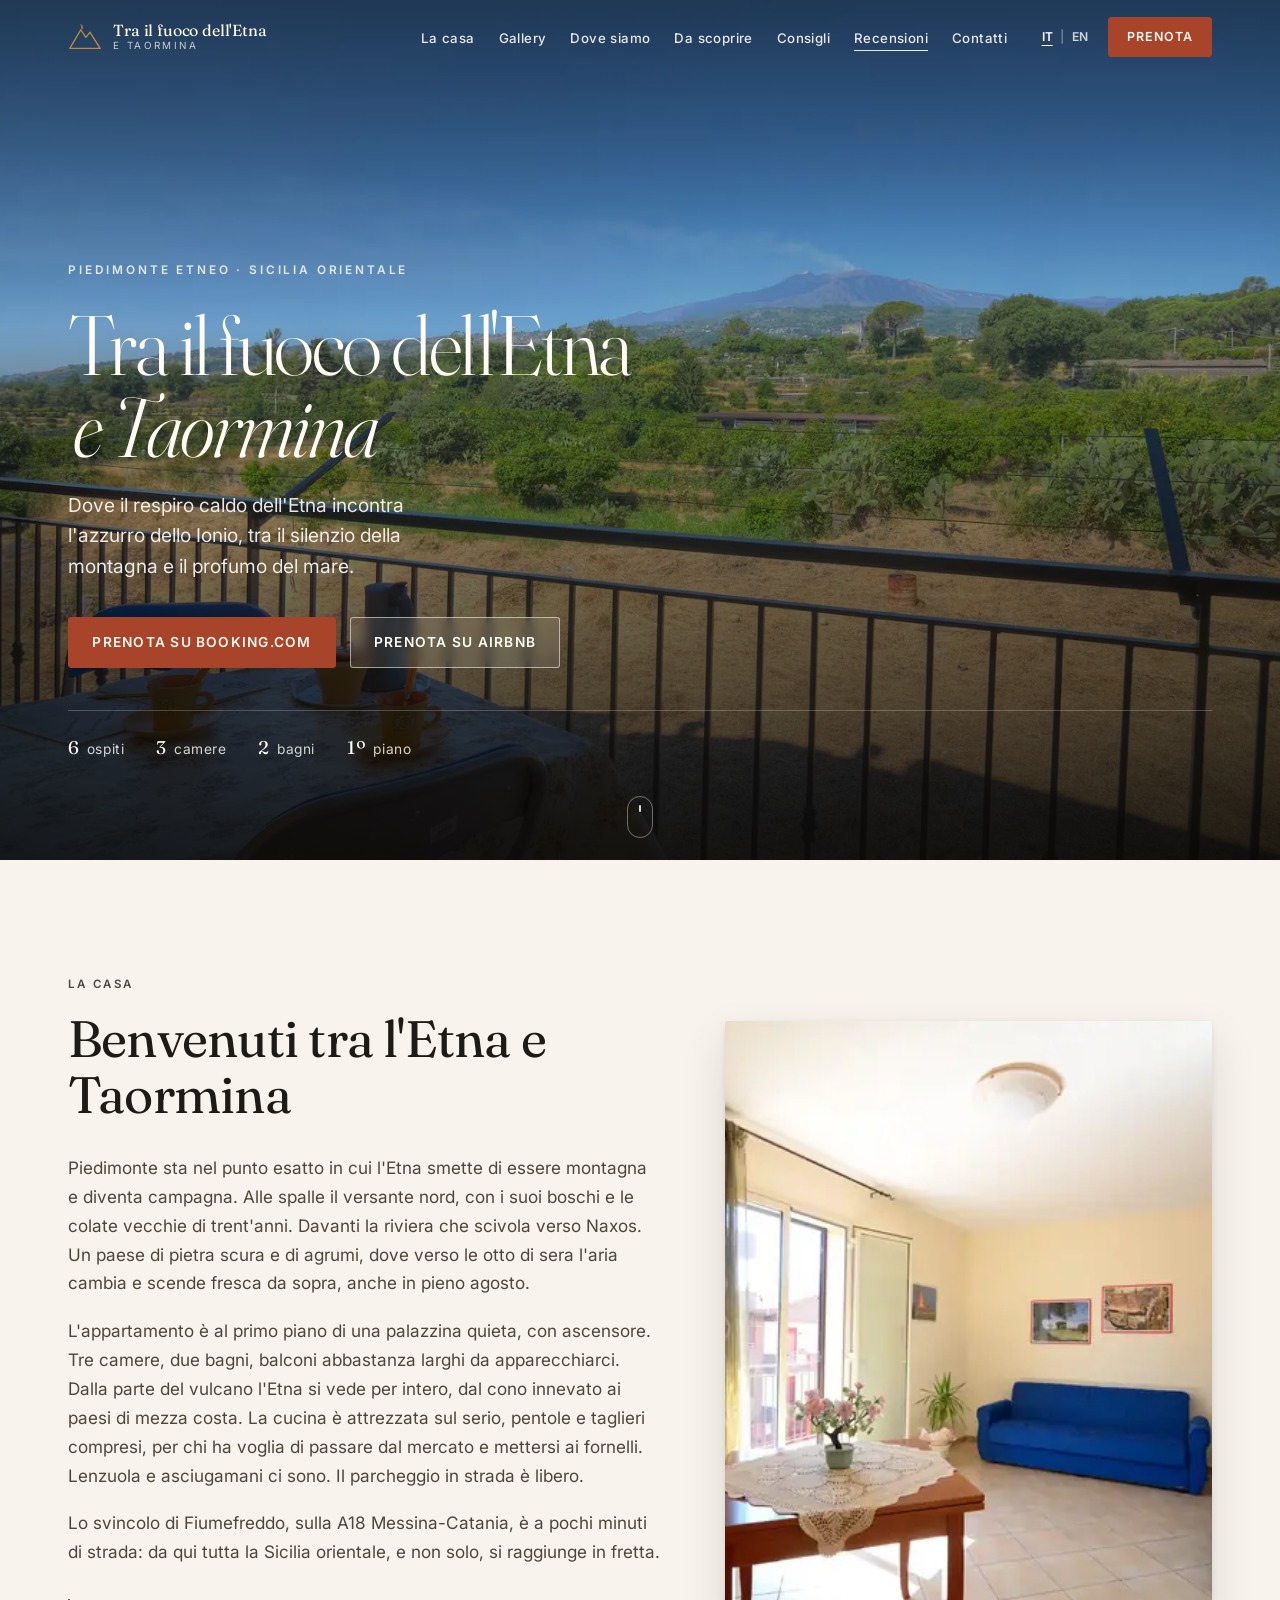
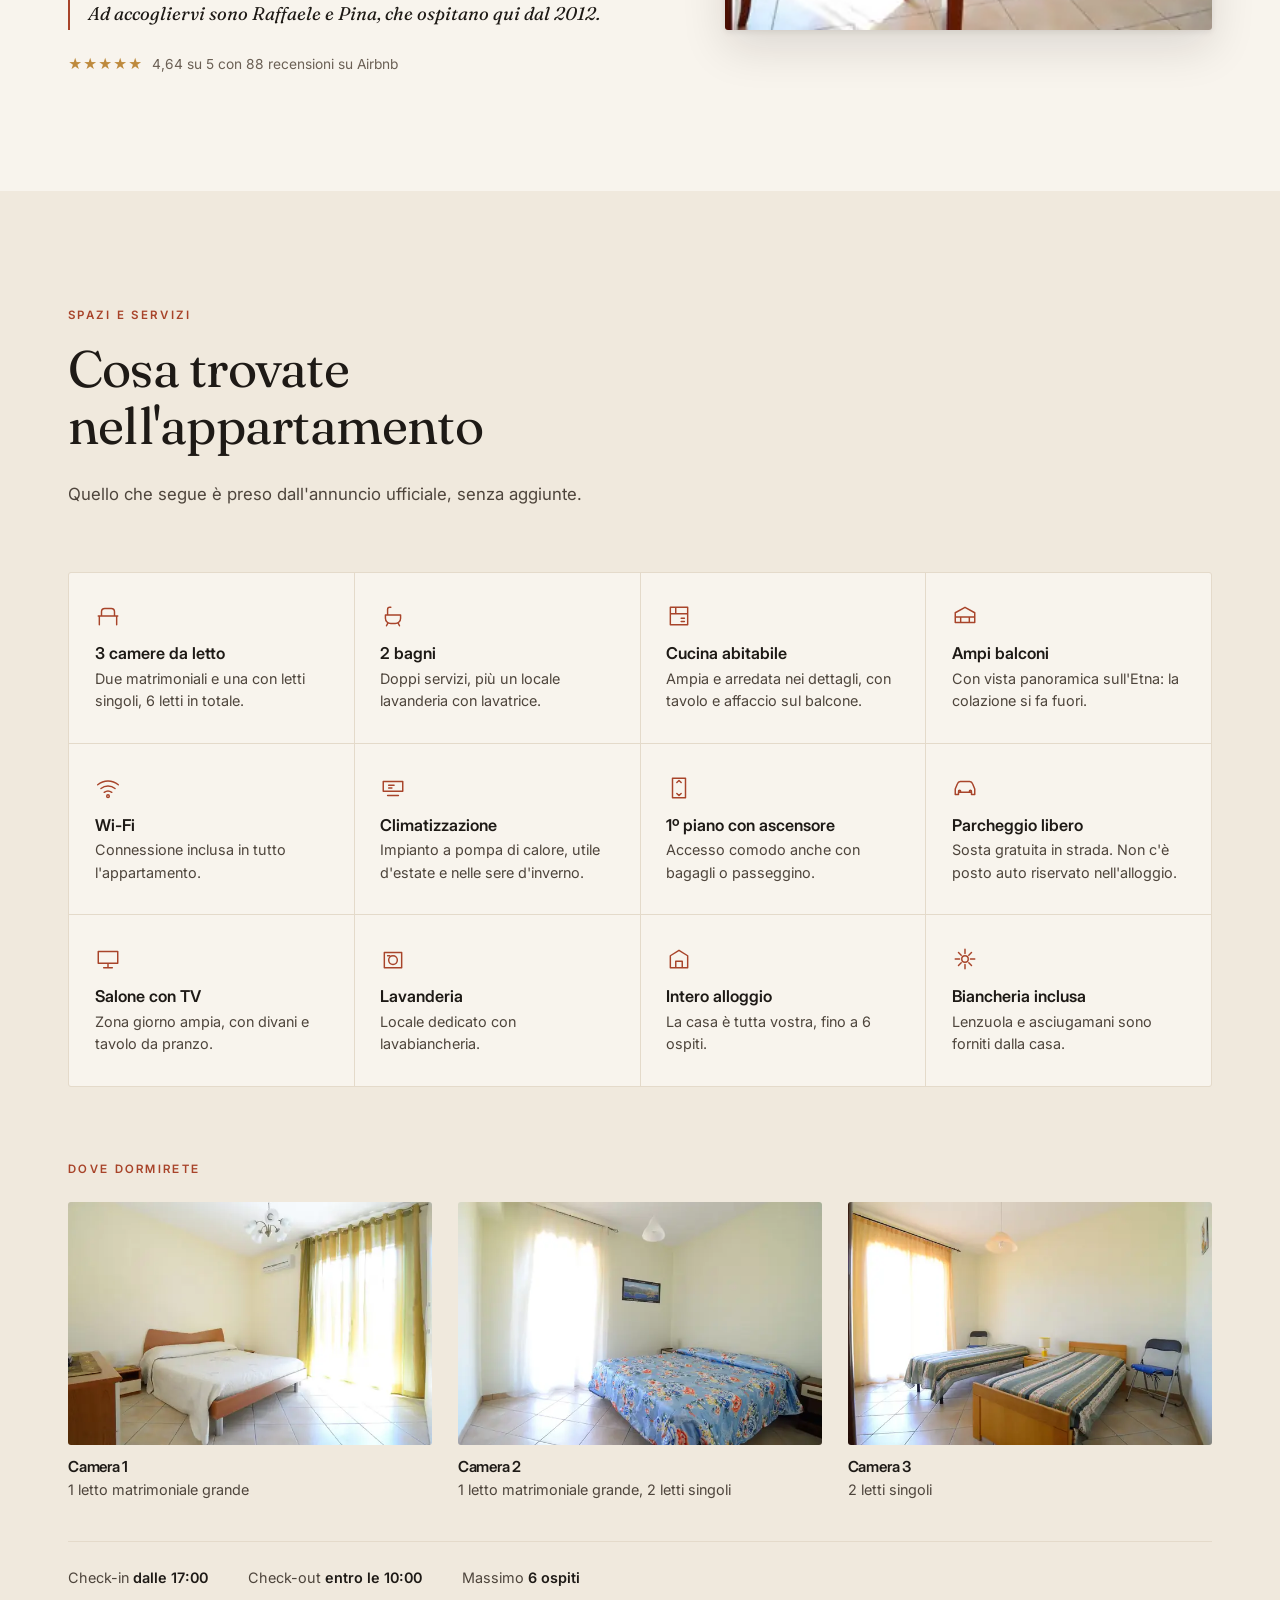
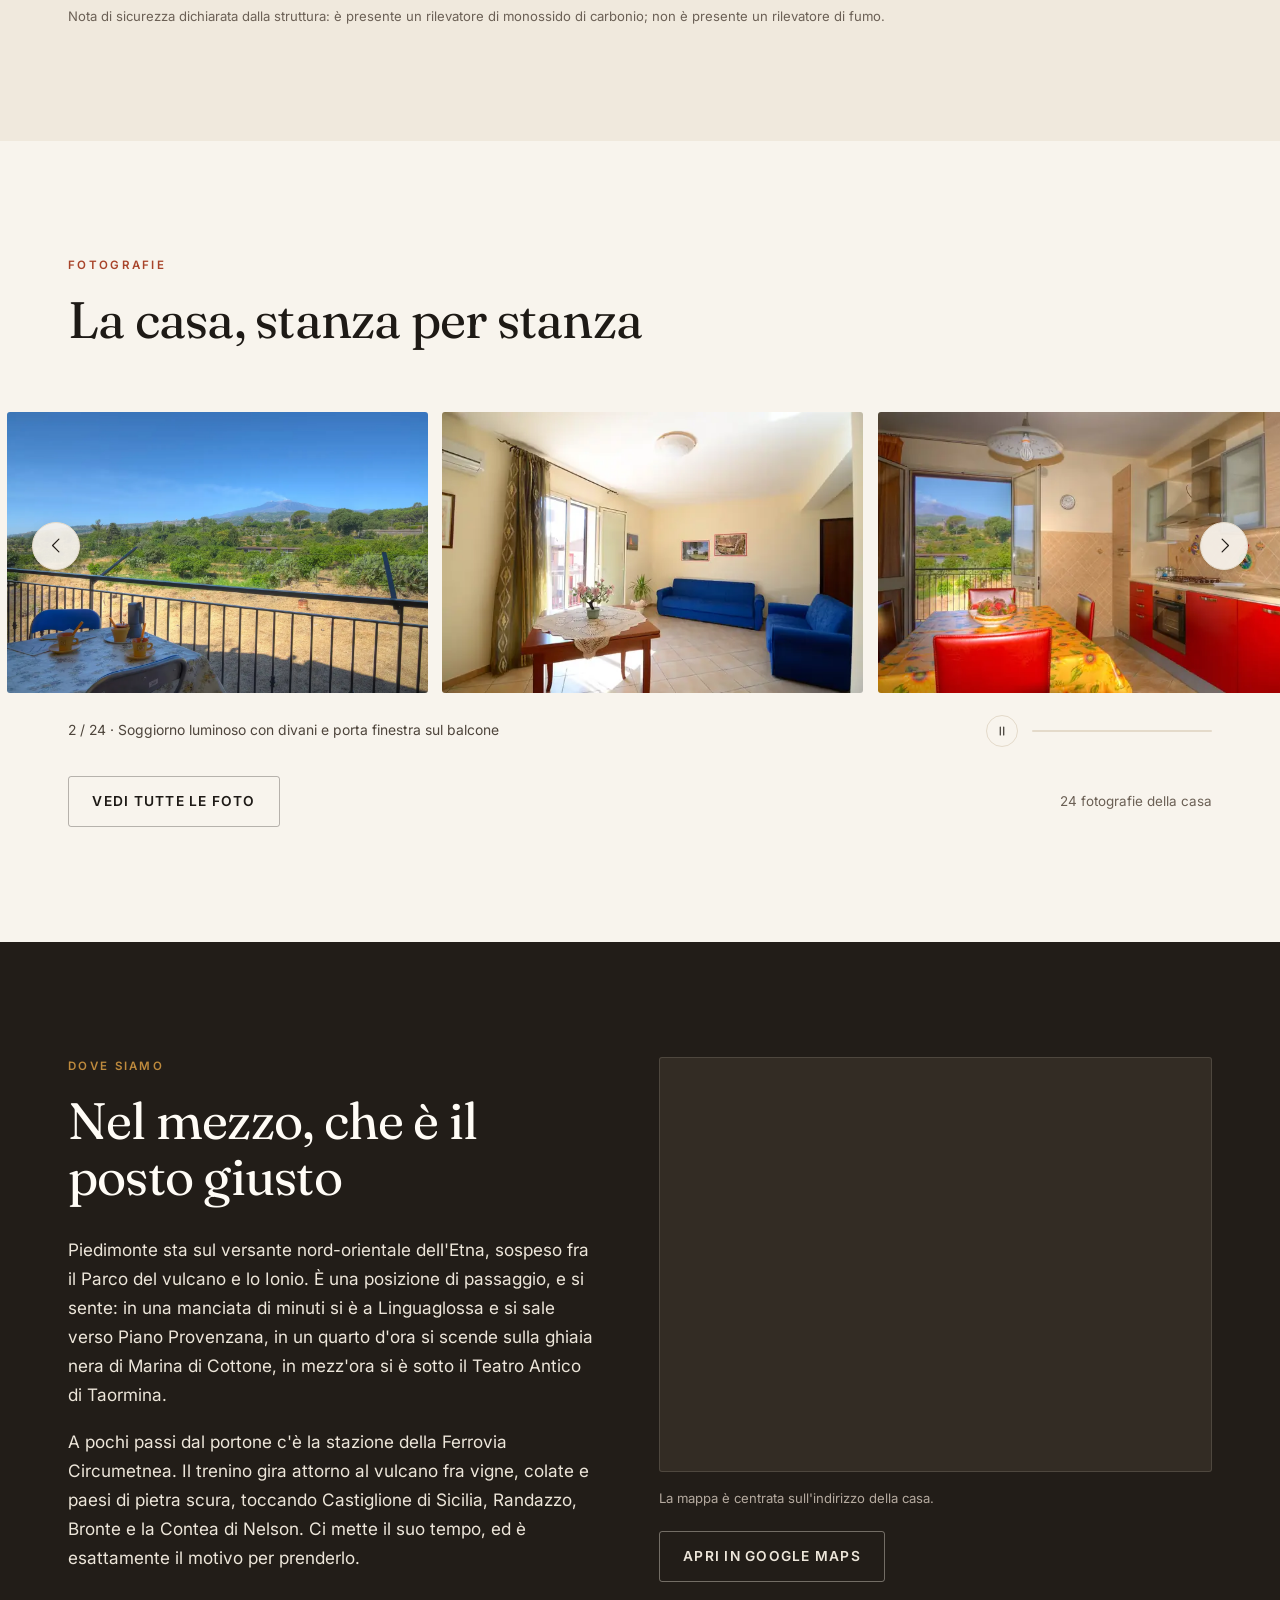
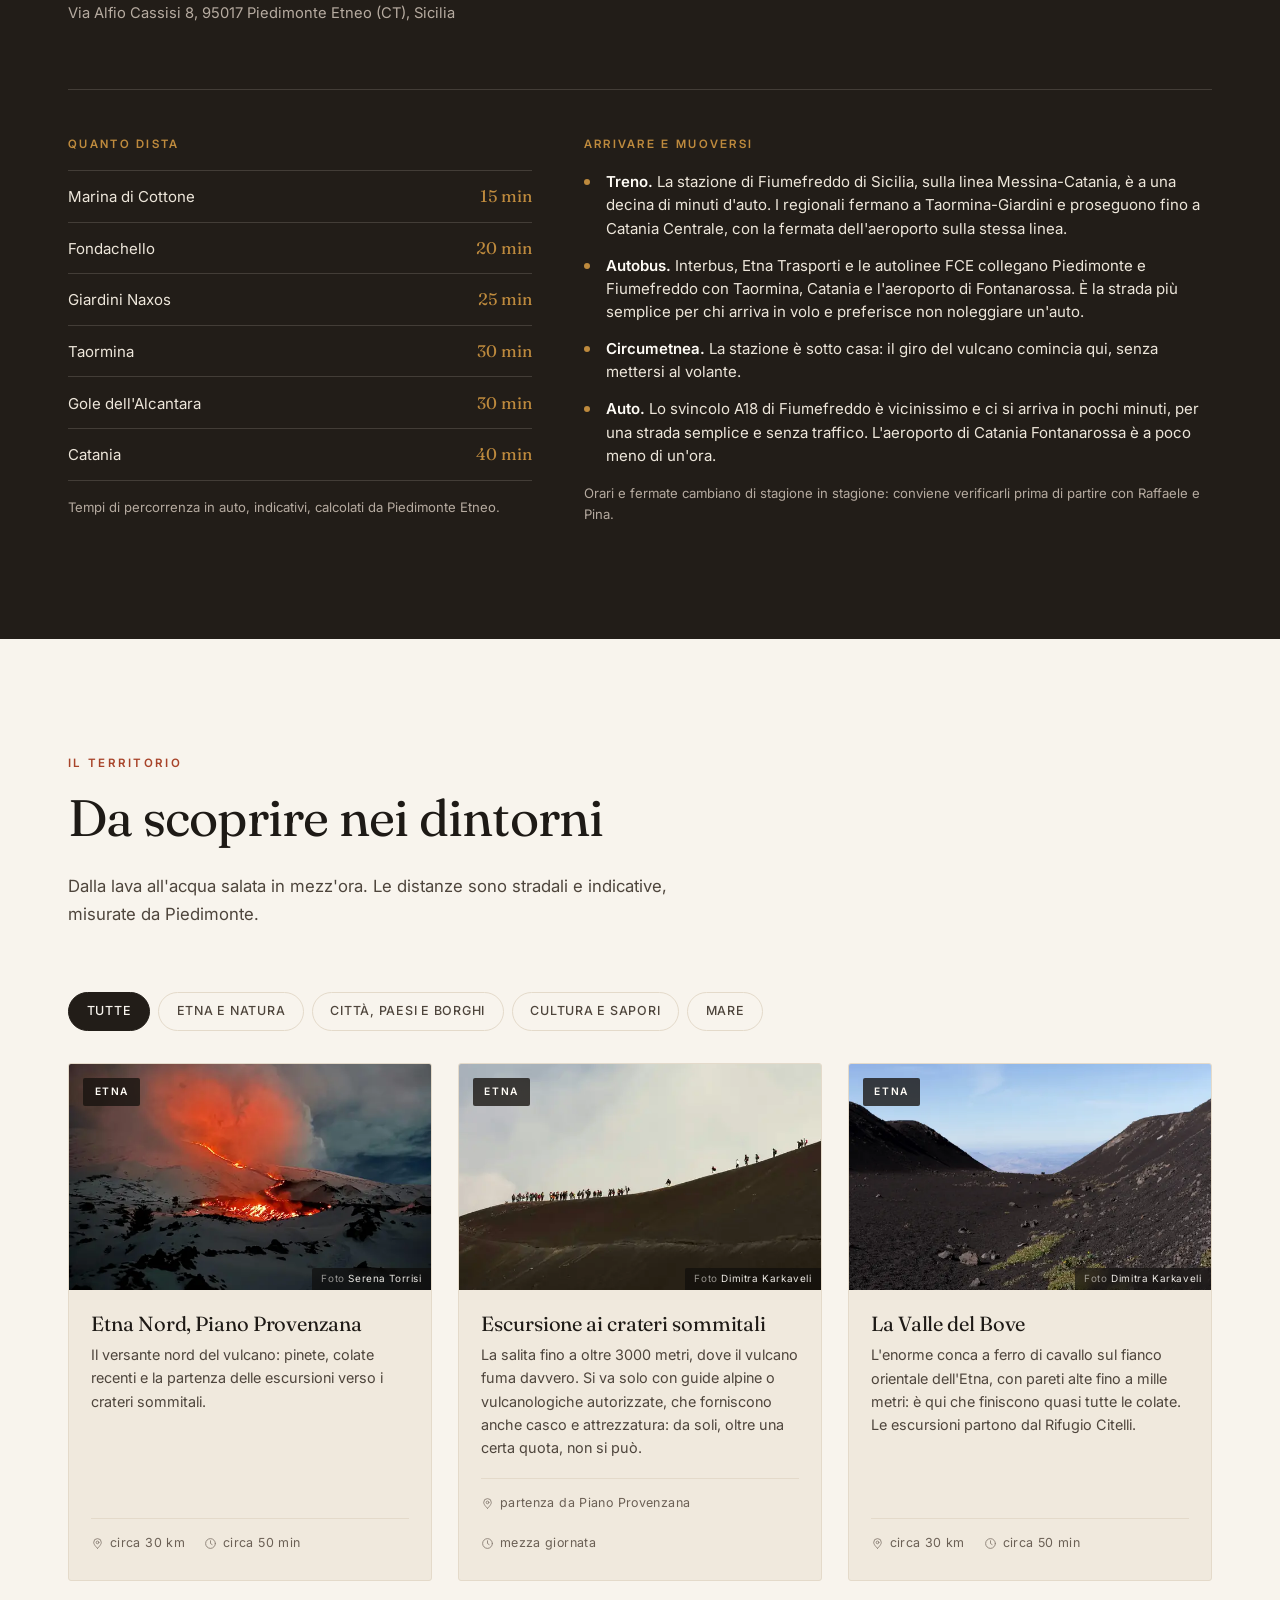
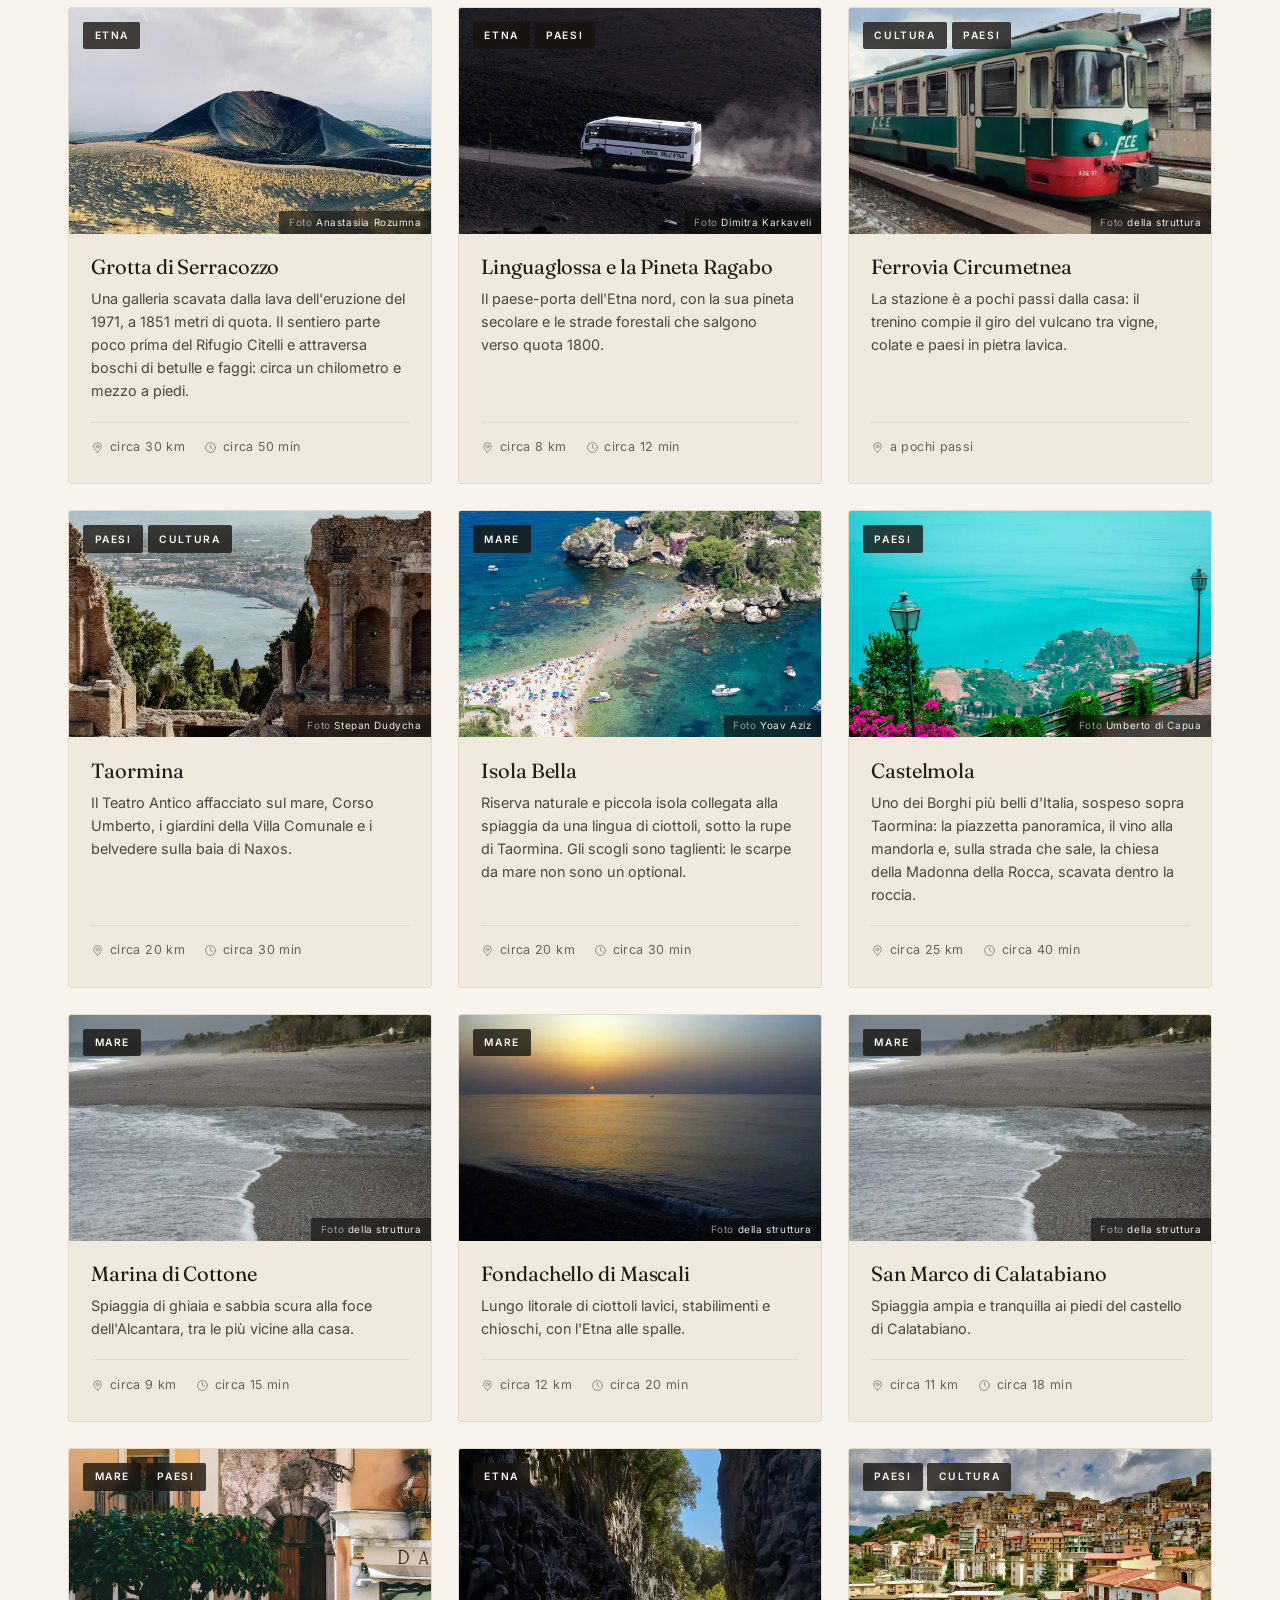
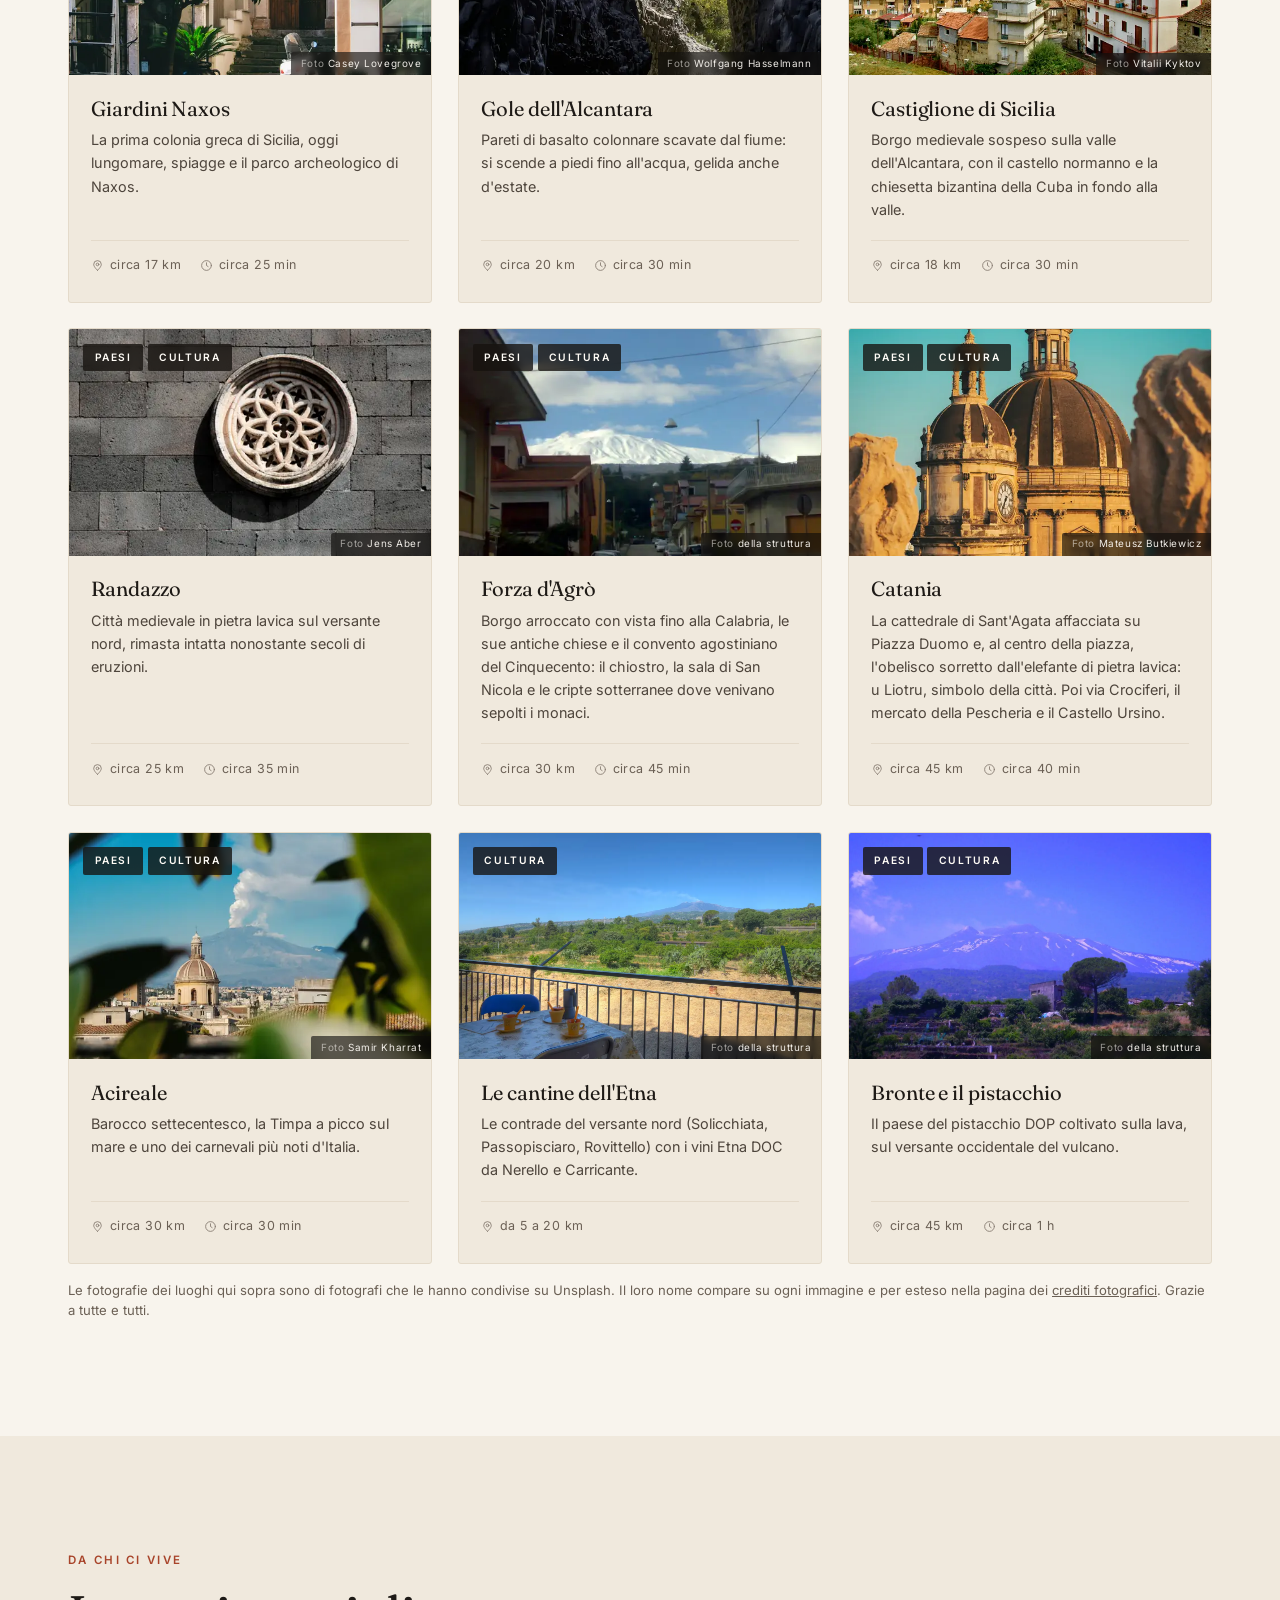
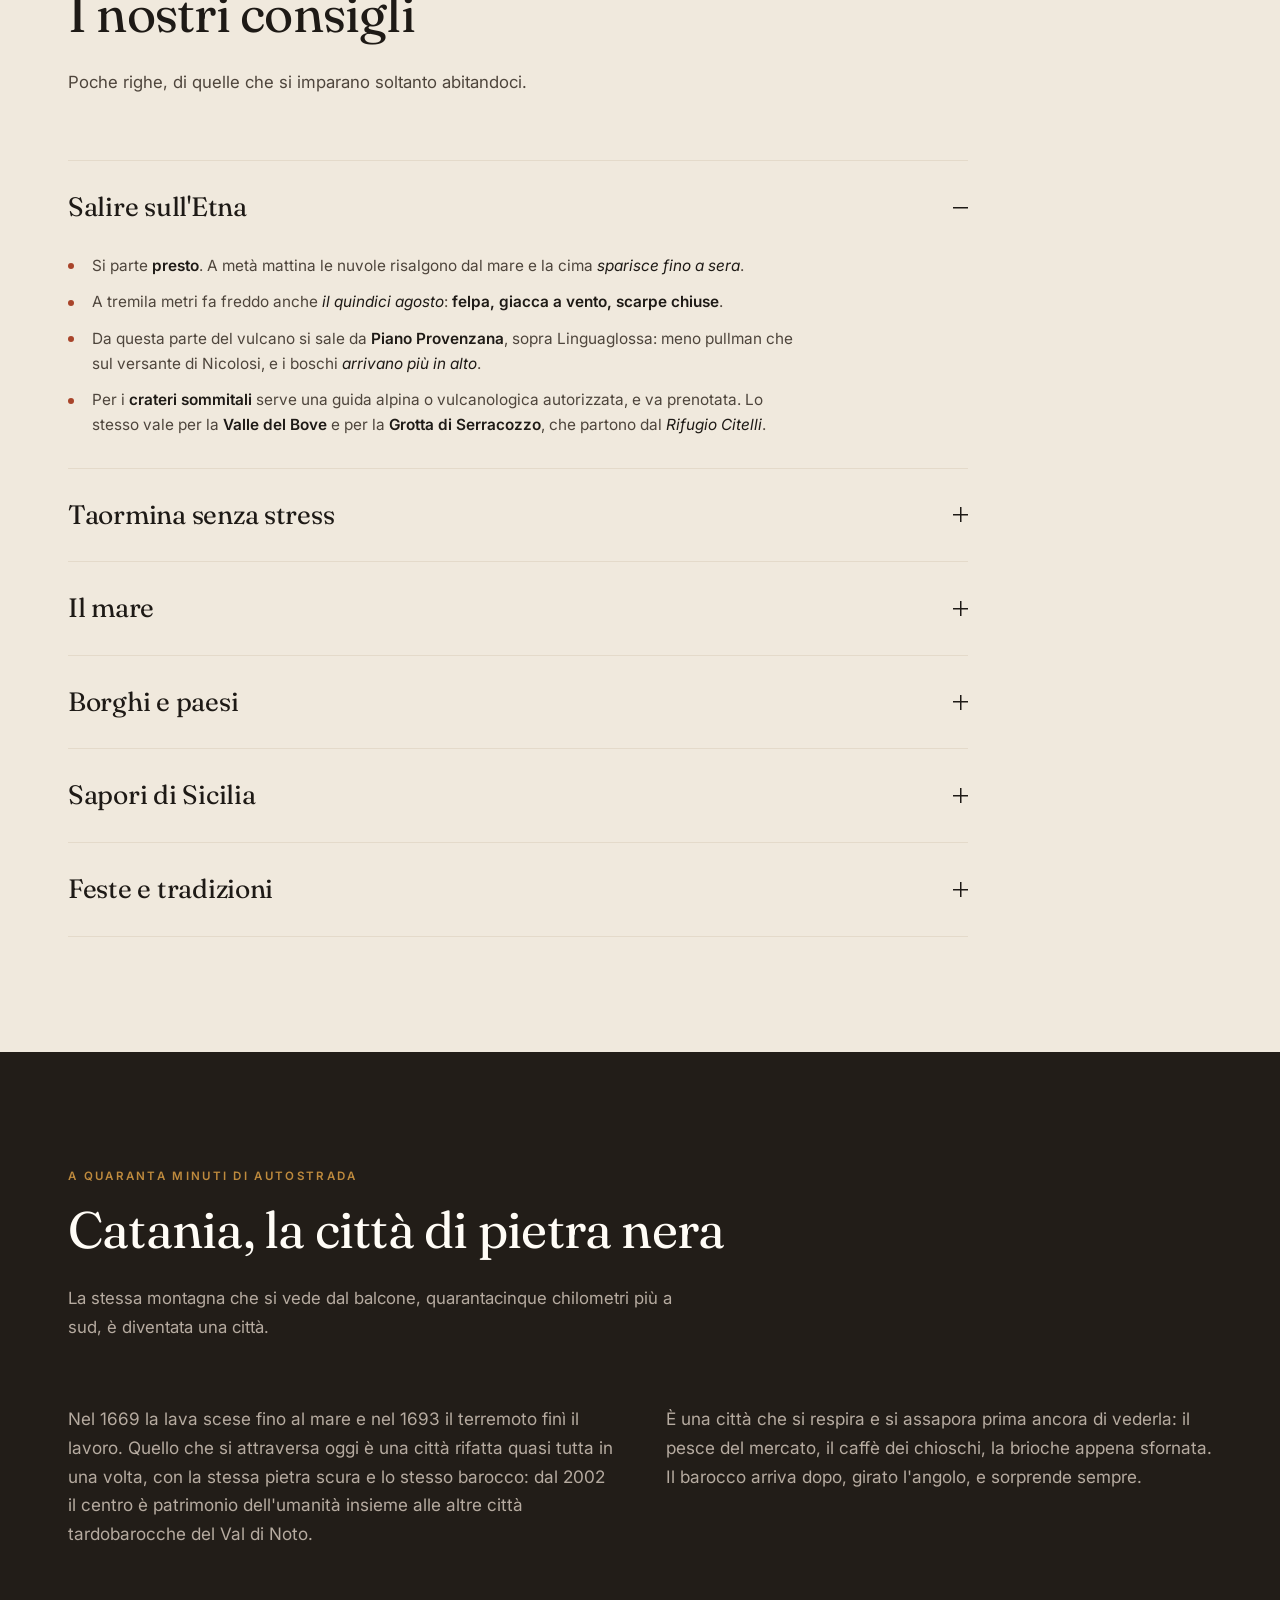
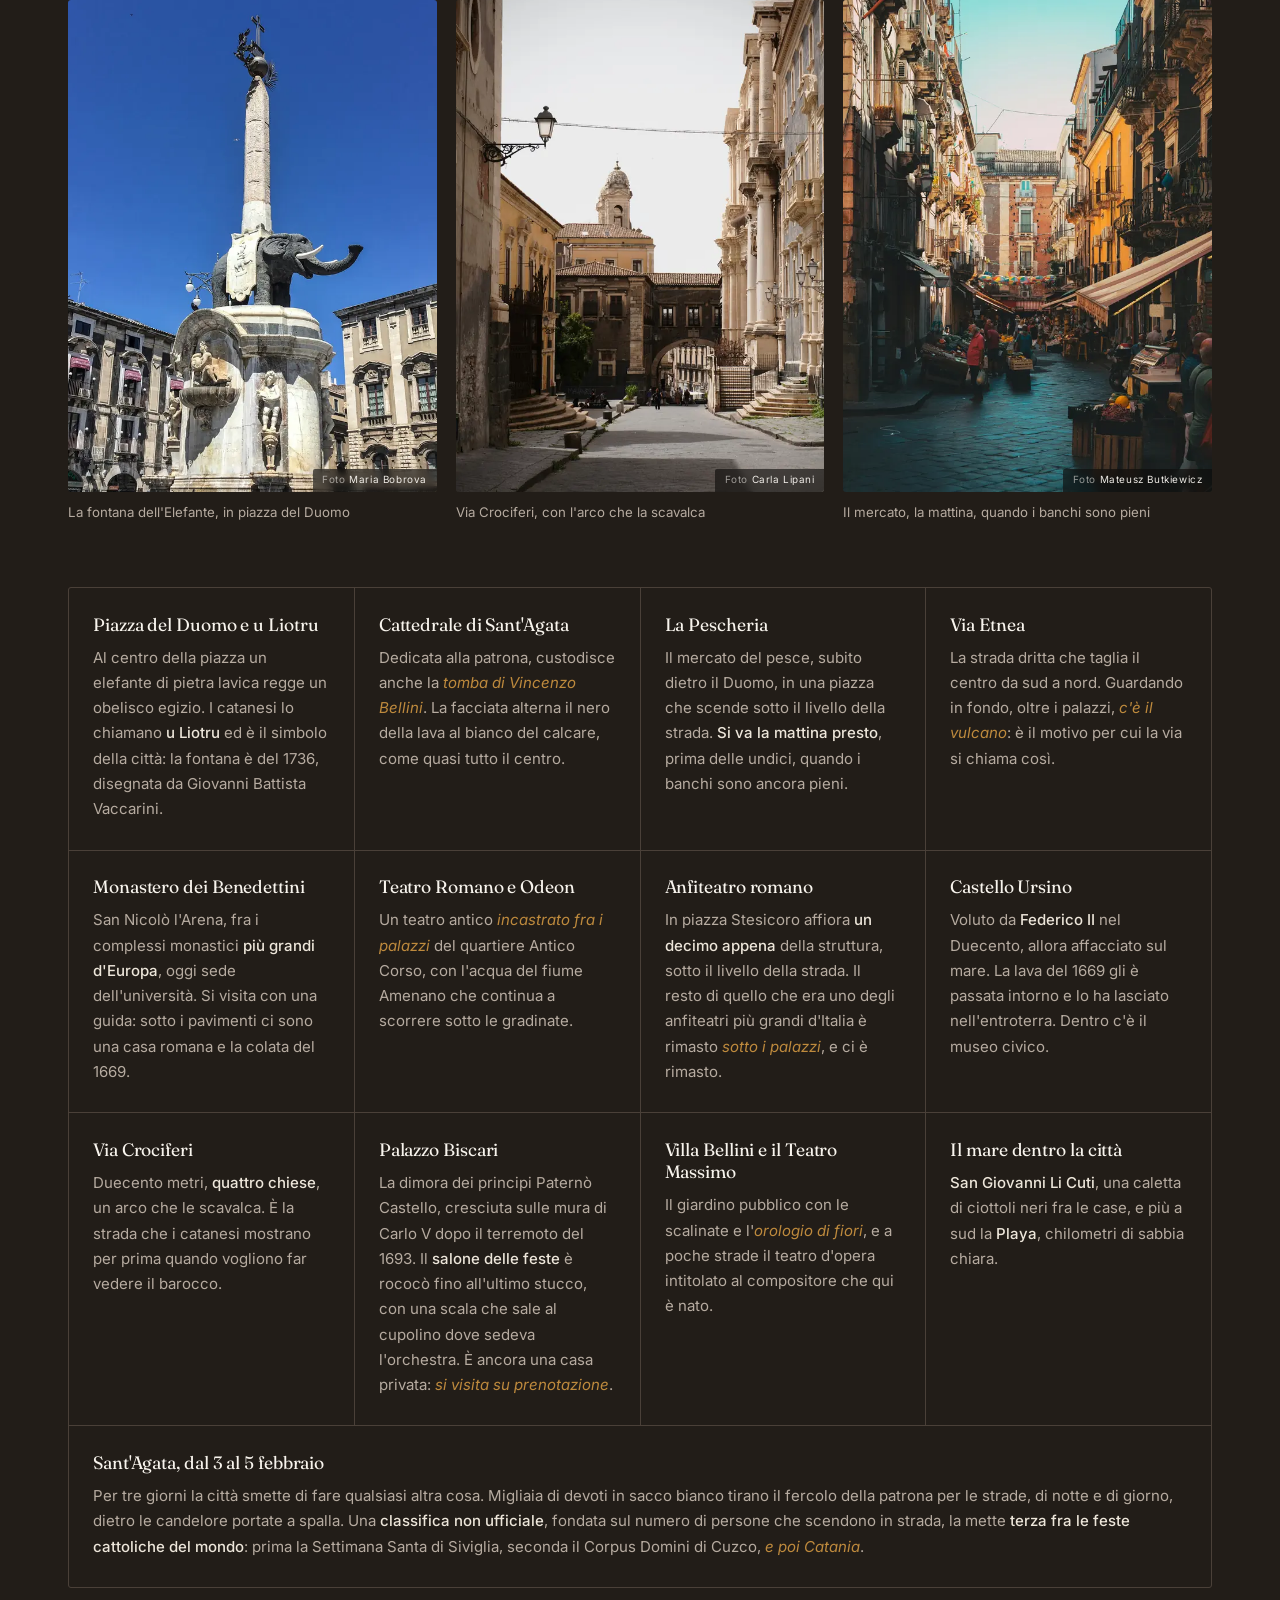
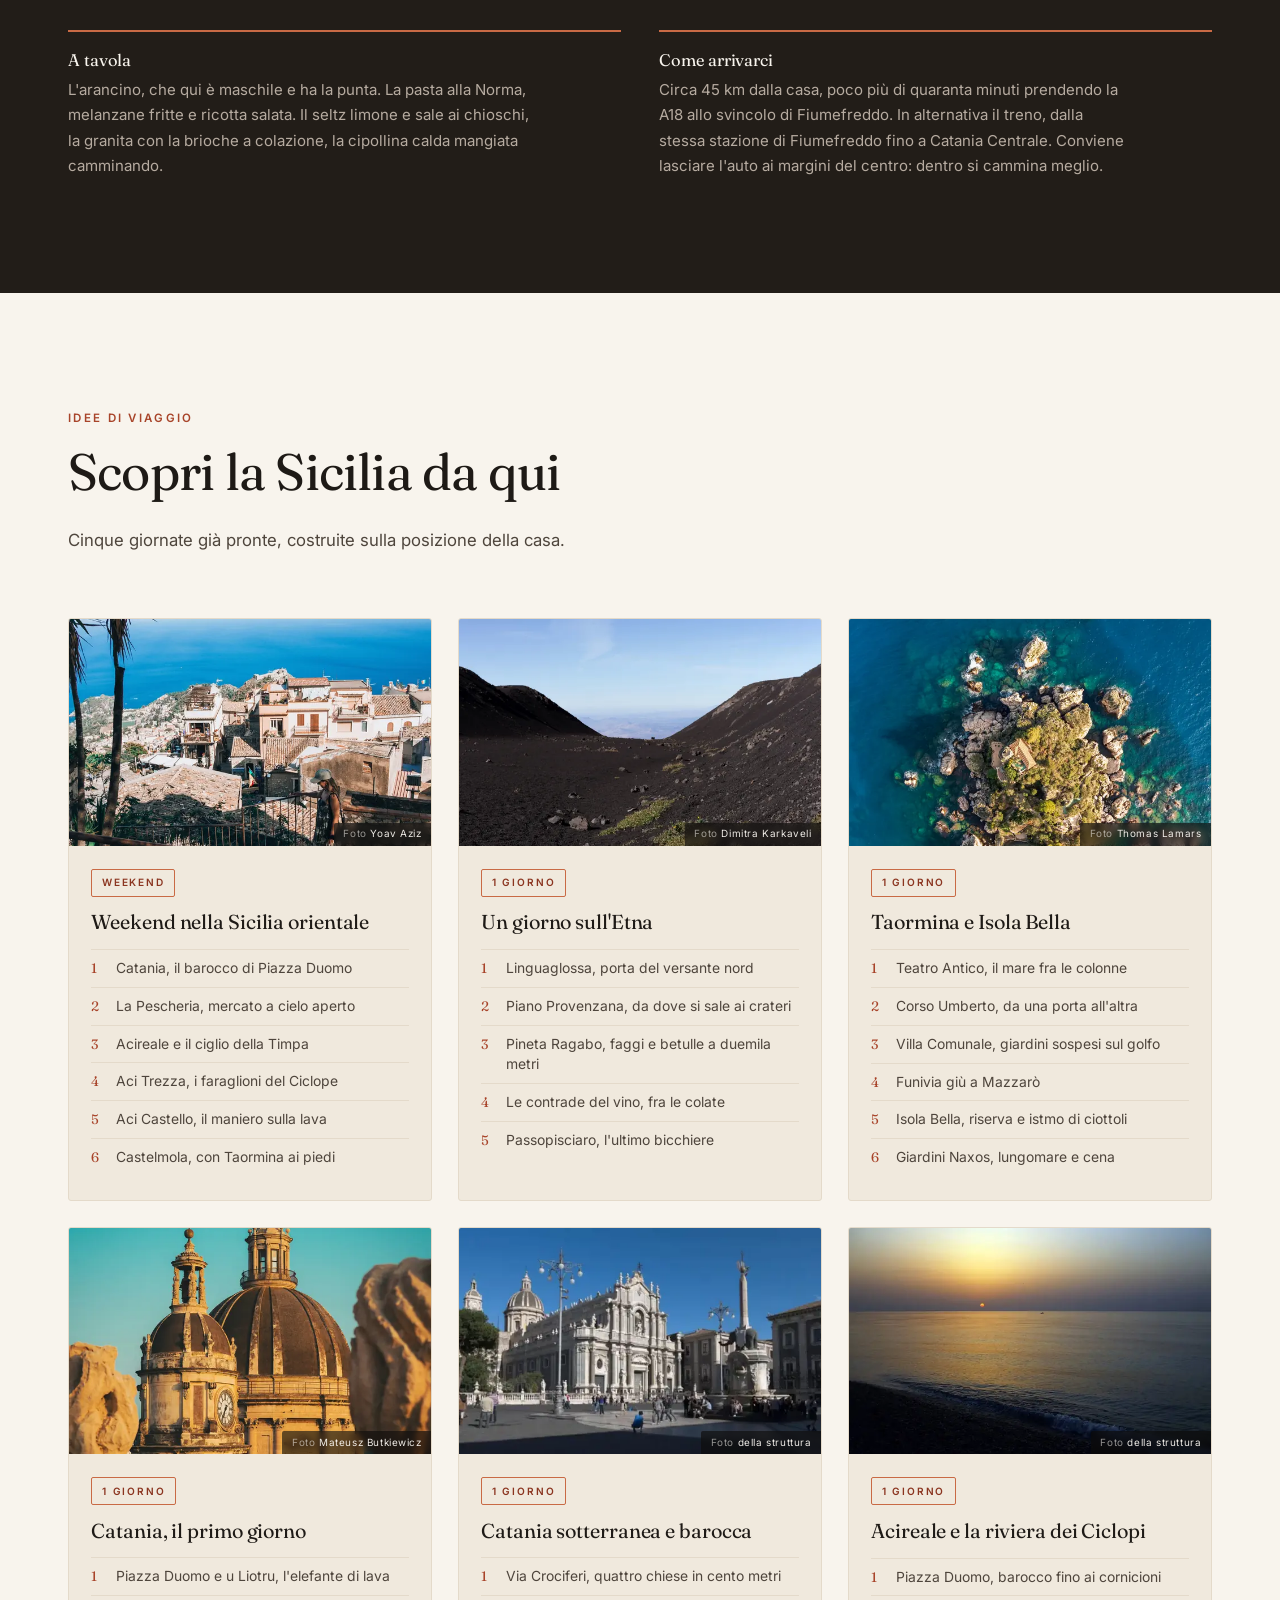
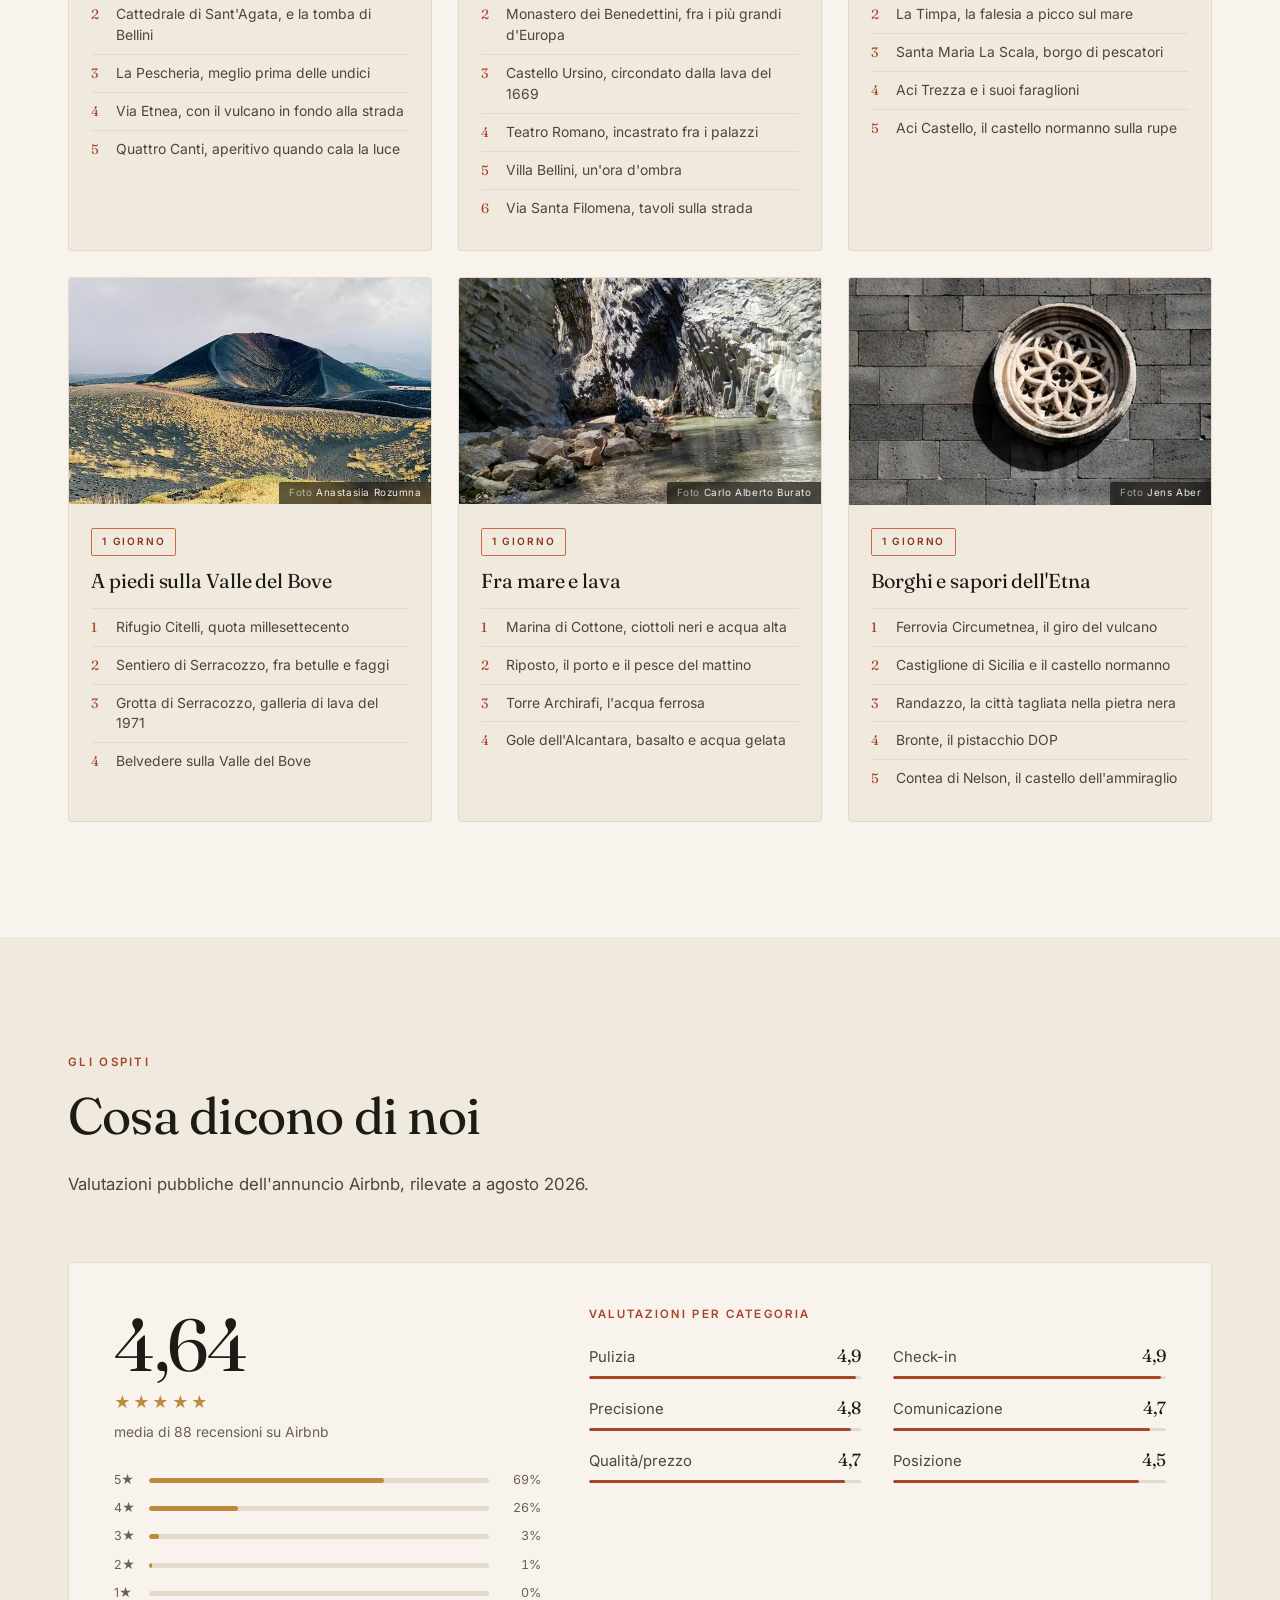
<file: index.html>
<!DOCTYPE html>
<html lang="it">
<head>
<meta charset="utf-8">
<meta name="viewport" content="width=device-width, initial-scale=1, viewport-fit=cover">

<title>Tra il fuoco dell'Etna e Taormina | Casa vacanze a Piedimonte Etneo, Sicilia</title>
<meta name="description" content="Appartamento per 6 ospiti a Piedimonte Etneo, tra l'Etna e Taormina: 3 camere, 2 bagni, ampi balconi con vista sul vulcano. A pochi chilometri dalle spiagge ioniche e dal Parco dell'Etna.">
<link rel="canonical" href="https://nemoxis.github.io/betweenetnaandtaormina/">
<meta name="theme-color" content="#1B1917">
<meta name="robots" content="index, follow, max-image-preview:large">

<!-- Open Graph -->
<meta property="og:type" content="website">
<meta property="og:locale" content="it_IT">
<meta property="og:locale:alternate" content="en_GB">
<meta property="og:site_name" content="Tra il fuoco dell'Etna e Taormina">
<meta property="og:title" content="Tra il fuoco dell'Etna e Taormina | Casa vacanze in Sicilia">
<meta property="og:description" content="Appartamento per 6 ospiti a Piedimonte Etneo, tra l'Etna e Taormina. Ampi balconi con vista sul vulcano, a pochi chilometri dal mare Ionio.">
<meta property="og:url" content="https://nemoxis.github.io/betweenetnaandtaormina/">
<meta property="og:image" content="https://nemoxis.github.io/betweenetnaandtaormina/assets/images/optimized/balcone-vista-etna-1440.jpg">
<meta property="og:image:width" content="1440">
<meta property="og:image:height" content="954">
<meta property="og:image:alt" content="Tavolo apparecchiato sul balcone della casa con l'Etna sullo sfondo">

<!-- Twitter -->
<meta name="twitter:card" content="summary_large_image">
<meta name="twitter:title" content="Tra il fuoco dell'Etna e Taormina | Casa vacanze in Sicilia">
<meta name="twitter:description" content="Appartamento per 6 ospiti a Piedimonte Etneo, tra l'Etna e Taormina.">
<meta name="twitter:image" content="https://nemoxis.github.io/betweenetnaandtaormina/assets/images/optimized/balcone-vista-etna-1440.jpg">

<link rel="icon" href="assets/icons/favicon.svg" type="image/svg+xml">
<link rel="apple-touch-icon" href="assets/icons/favicon.svg">

<!-- Tipografia -->
<link rel="preconnect" href="https://fonts.googleapis.com">
<link rel="preconnect" href="https://fonts.gstatic.com" crossorigin>
<link rel="stylesheet" href="https://fonts.googleapis.com/css2?family=Fraunces:opsz,wght@9..144,300;9..144,400;9..144,600&family=Inter:wght@300;400;500;600&display=swap" media="print" onload="this.media='all'">
<noscript><link rel="stylesheet" href="https://fonts.googleapis.com/css2?family=Fraunces:opsz,wght@9..144,300;9..144,400;9..144,600&family=Inter:wght@300;400;500;600&display=swap"></noscript>

<link rel="stylesheet" href="css/style.css">

<!-- Immagine hero: caricata per prima, mai in lazy -->
<link rel="preload" as="image"
      href="assets/images/optimized/balcone-vista-etna-1440.webp"
      imagesrcset="assets/images/optimized/balcone-vista-etna-640.webp 640w,
                   assets/images/optimized/balcone-vista-etna-1024.webp 1024w,
                   assets/images/optimized/balcone-vista-etna-1440.webp 1440w"
      imagesizes="100vw" fetchpriority="high">

<!-- Dati strutturati: solo informazioni verificate sull'annuncio ufficiale.
     Se cambi dominio, aggiorna gli URL assoluti qui sotto, il canonical,
     i meta Open Graph, robots.txt e sitemap.xml. -->
<script type="application/ld+json">
{
  "@context": "https://schema.org",
  "@type": "VacationRental",
  "name": "Tra il fuoco dell'Etna e Taormina",
  "description": "Appartamento indipendente al primo piano con ascensore a Piedimonte Etneo, in Sicilia orientale. Tre camere da letto, due bagni, cucina abitabile, lavanderia e ampi balconi con vista sull'Etna. Fino a 6 ospiti.",
  "url": "https://nemoxis.github.io/betweenetnaandtaormina/",
  "identifier": "IT087035C2E9DVLW8N",
  "image": [
    "https://nemoxis.github.io/betweenetnaandtaormina/assets/images/optimized/balcone-vista-etna-1440.jpg",
    "https://nemoxis.github.io/betweenetnaandtaormina/assets/images/optimized/soggiorno-balcone-1440.jpg",
    "https://nemoxis.github.io/betweenetnaandtaormina/assets/images/optimized/cucina-vista-etna-1440.jpg",
    "https://nemoxis.github.io/betweenetnaandtaormina/assets/images/optimized/camera-1-matrimoniale-1440.jpg"
  ],
  "address": {
    "@type": "PostalAddress",
    "streetAddress": "Via Alfio Cassisi 8",
    "addressLocality": "Piedimonte Etneo",
    "postalCode": "95017",
    "addressRegion": "Sicilia",
    "addressCountry": "IT"
  },
  "containedInPlace": { "@type": "Place", "name": "Piedimonte Etneo, Città metropolitana di Catania, Sicilia" },
  "numberOfRooms": 3,
  "numberOfBedrooms": 3,
  "numberOfBathroomsTotal": 2,
  "occupancy": { "@type": "QuantitativeValue", "maxValue": 6, "unitCode": "C62" },
  "petsAllowed": false,
  "amenityFeature": [
    { "@type": "LocationFeatureSpecification", "name": "Wi-Fi", "value": true },
    { "@type": "LocationFeatureSpecification", "name": "Cucina", "value": true },
    { "@type": "LocationFeatureSpecification", "name": "Aria condizionata", "value": true },
    { "@type": "LocationFeatureSpecification", "name": "Lavatrice", "value": true },
    { "@type": "LocationFeatureSpecification", "name": "Ascensore", "value": true },
    { "@type": "LocationFeatureSpecification", "name": "Televisione", "value": true },
    { "@type": "LocationFeatureSpecification", "name": "Parcheggio gratuito in strada", "value": true },
    { "@type": "LocationFeatureSpecification", "name": "Balcone", "value": true }
  ],
  "checkinTime": "17:00",
  "checkoutTime": "10:00",
  "potentialAction": {
    "@type": "ReserveAction",
    "target": {
      "@type": "EntryPoint",
      "urlTemplate": "https://www.airbnb.it/rooms/540027",
      "actionPlatform": ["https://schema.org/DesktopWebPlatform","https://schema.org/MobileWebPlatform"]
    }
  }
}
</script>
</head>

<body>
<a class="skip-link" href="#contenuto" data-i18n="skip">Vai al contenuto</a>

<!-- ══════════════════════════════════════════════════════════ HEADER ══ -->
<header class="site-header" id="header">
  <div class="wrap header-inner">

    <a class="brand" href="#top" aria-label="Tra il fuoco dell'Etna e Taormina, vai all'inizio">
      <svg class="brand-mark" viewBox="0 0 40 32" aria-hidden="true" focusable="false">
        <path d="M2 30 L15 8 L21 17 L26 11 L38 30 Z" fill="none" stroke="currentColor" stroke-width="1.6" stroke-linejoin="round"/>
        <path d="M15 8 q1.5 -4 -1 -7 q4 1.5 3.5 5.5" fill="currentColor" opacity=".85"/>
      </svg>
      <span class="brand-text">
        <span class="brand-line1" data-i18n="brand.1">Tra il fuoco dell'Etna</span>
        <span class="brand-line2" data-i18n="brand.2">e Taormina</span>
      </span>
    </a>

    <nav class="nav" id="nav" aria-label="Navigazione principale">
      <ul class="nav-list">
        <li><a href="#casa"      data-i18n="nav.casa">La casa</a></li>
        <li><a href="#gallery"   data-i18n="nav.gallery">Gallery</a></li>
        <li><a href="#dove"      data-i18n="nav.dove">Dove siamo</a></li>
        <li><a href="#scoprire"  data-i18n="nav.scoprire">Da scoprire</a></li>
        <li><a href="#consigli"   data-i18n="nav.consigli">Consigli</a></li>
        <li><a href="#recensioni" data-i18n="nav.recensioni">Recensioni</a></li>
        <!-- Sul menu a tendina del telefono c'è spazio: qui compare anche
             "Itinerari", che sulla barra orizzontale resterebbe troppo stretta. -->
        <li class="nav-extra"><a href="#catania" data-i18n="nav.catania">Catania</a></li>
        <li class="nav-extra"><a href="#itinerari" data-i18n="nav.itinerari">Itinerari</a></li>
        <li><a href="#contatti"   data-i18n="nav.contatti">Contatti</a></li>
      </ul>

      <div class="nav-tools">
        <div class="lang" role="group" aria-label="Lingua / Language">
          <button type="button" class="lang-btn is-active" data-lang="it" aria-pressed="true">IT</button>
          <span class="lang-sep" aria-hidden="true">|</span>
          <button type="button" class="lang-btn" data-lang="en" aria-pressed="false">EN</button>
        </div>
        <button type="button" class="btn btn-solid btn-book js-book" data-i18n="cta.prenota">Prenota</button>
      </div>
    </nav>

    <button type="button" class="burger" id="burger" aria-expanded="false" aria-controls="nav">
      <span class="burger-box" aria-hidden="true"><span></span><span></span><span></span></span>
      <span class="sr-only" data-i18n="nav.menu">Apri il menu</span>
    </button>

  </div>
</header>

<main id="contenuto">

<!-- ════════════════════════════════════════════════════════════ HERO ══ -->
<section class="hero" id="top">
  <picture class="hero-media">
    <source type="image/webp"
            srcset="assets/images/optimized/balcone-vista-etna-640.webp 640w,
                    assets/images/optimized/balcone-vista-etna-1024.webp 1024w,
                    assets/images/optimized/balcone-vista-etna-1440.webp 1440w"
            sizes="100vw">
    <img src="assets/images/optimized/balcone-vista-etna-1440.jpg"
         srcset="assets/images/optimized/balcone-vista-etna-640.jpg 640w,
                 assets/images/optimized/balcone-vista-etna-1024.jpg 1024w,
                 assets/images/optimized/balcone-vista-etna-1440.jpg 1440w"
         sizes="100vw" width="1440" height="954" fetchpriority="high" decoding="async"
         alt="Tavolo apparecchiato sul balcone della casa, con la campagna etnea e il cono dell'Etna sullo sfondo">
  </picture>

  <div class="hero-inner wrap">
    <p class="hero-kicker" data-i18n="hero.kicker">Piedimonte Etneo · Sicilia orientale</p>
    <h1 class="hero-title">
      <span class="hero-title-1" data-i18n="brand.1">Tra il fuoco dell'Etna</span>
      <span class="hero-title-2" data-i18n="brand.2">e Taormina</span>
    </h1>
    <p class="hero-sub" data-i18n="hero.sub">
      Dove il respiro caldo dell'Etna incontra l'azzurro dello Ionio,
      tra il silenzio della montagna e il profumo del mare.
    </p>

    <div class="hero-actions">
      <a class="btn btn-solid" href="https://www.booking.com/searchresults.it.html?aid=356980&amp;redirected=1&amp;city=-124697&amp;highlighted_hotels=14618275"
         target="_blank" rel="noopener noreferrer" data-i18n="cta.booking">Prenota su Booking.com</a>
      <a class="btn btn-ghost" href="https://www.airbnb.it/rooms/540027"
         target="_blank" rel="noopener noreferrer" data-i18n="cta.airbnb">Prenota su Airbnb</a>
    </div>

    <ul class="hero-facts">
      <li><strong>6</strong> <span data-i18n="facts.ospiti">ospiti</span></li>
      <li><strong>3</strong> <span data-i18n="facts.camere">camere</span></li>
      <li><strong>2</strong> <span data-i18n="facts.bagni">bagni</span></li>
      <li><strong>1º</strong> <span data-i18n="facts.piano">piano</span></li>
    </ul>
  </div>

  <a class="hero-scroll" href="#intro" aria-label="Scorri alla presentazione della casa">
    <span aria-hidden="true"></span>
  </a>
</section>

<!-- ═══════════════════════════════════════════════════════════ INTRO ══ -->
<section class="section intro" id="intro">
  <div class="wrap grid-intro">
    <div class="intro-text">
      <p class="eyebrow" data-i18n="intro.eyebrow">La casa</p>
      <h2 data-i18n="intro.h">Benvenuti tra l'Etna e Taormina</h2>
      <p data-i18n="intro.p1">
        Piedimonte sta nel punto esatto in cui l'Etna smette di essere montagna e
        diventa campagna. Alle spalle il versante nord, con i suoi boschi e le colate
        vecchie di trent'anni. Davanti la riviera che scivola verso Naxos. Un paese di
        pietra scura e di agrumi, dove verso le otto di sera l'aria cambia e scende
        fresca da sopra, anche in pieno agosto.
      </p>
      <p data-i18n="intro.p2">
        L'appartamento è al primo piano di una palazzina quieta, con ascensore. Tre
        camere, due bagni, balconi abbastanza larghi da apparecchiarci. Dalla parte del
        vulcano l'Etna si vede per intero, dal cono innevato ai paesi di mezza costa.
        La cucina è attrezzata sul serio, pentole e taglieri compresi, per chi ha voglia
        di passare dal mercato e mettersi ai fornelli. Lenzuola e asciugamani ci sono.
        Il parcheggio in strada è libero.
      </p>
      <p data-i18n="intro.p3">
        Lo svincolo di Fiumefreddo, sulla A18 Messina-Catania, è a pochi minuti di
        strada: da qui tutta la Sicilia orientale, e non solo, si raggiunge in fretta.
      </p>
      <p class="intro-host" id="hostLine">
        Ad accogliervi sono Raffaele e Pina, che ospitano qui dal 2012.
      </p>
      <p class="rating-line" id="ratingLine" hidden></p>
    </div>

    <figure class="intro-figure">
      <picture>
        <source type="image/webp" srcset="assets/images/optimized/soggiorno-balcone-640.webp 640w, assets/images/optimized/soggiorno-balcone-1024.webp 1024w" sizes="(min-width:900px) 42vw, 90vw">
        <img src="assets/images/optimized/soggiorno-balcone-1024.jpg"
             srcset="assets/images/optimized/soggiorno-balcone-640.jpg 640w, assets/images/optimized/soggiorno-balcone-1024.jpg 1024w"
             sizes="(min-width:900px) 42vw, 90vw" width="1024" height="678" loading="lazy" decoding="async"
             alt="Soggiorno luminoso con divani e porta finestra aperta sul balcone">
      </picture>
    </figure>
  </div>
</section>

<!-- ════════════════════════════════════════════════════════ LA CASA ══ -->
<section class="section section-alt" id="casa">
  <div class="wrap">
    <header class="section-head">
      <p class="eyebrow" data-i18n="casa.eyebrow">Spazi e servizi</p>
      <h2 data-i18n="casa.h">Cosa trovate nell'appartamento</h2>
      <p class="section-lead" data-i18n="casa.lead">
        Quello che segue è preso dall'annuncio ufficiale, senza aggiunte.
      </p>
    </header>

    <ul class="features" role="list">
      <li class="feature">
        <svg viewBox="0 0 24 24" aria-hidden="true"><path d="M4 20v-8m16 8v-8M3 12h18M6 12V8a3 3 0 0 1 3-3h6a3 3 0 0 1 3 3v4"/></svg>
        <h3 data-i18n="f.camere.t">3 camere da letto</h3>
        <p data-i18n="f.camere.d">Due matrimoniali e una con letti singoli, 6 letti in totale.</p>
      </li>
      <li class="feature">
        <svg viewBox="0 0 24 24" aria-hidden="true"><path d="M5 11h14v3a5 5 0 0 1-5 5h-4a5 5 0 0 1-5-5v-3ZM7 11V6a2 2 0 0 1 2-2h1M17 19l1 2M7 19l-1 2"/></svg>
        <h3 data-i18n="f.bagni.t">2 bagni</h3>
        <p data-i18n="f.bagni.d">Doppi servizi, più un locale lavanderia con lavatrice.</p>
      </li>
      <li class="feature">
        <svg viewBox="0 0 24 24" aria-hidden="true"><path d="M4 4h16v16H4zM4 10h16M9 4v6M14 14h3M14 17h3"/></svg>
        <h3 data-i18n="f.cucina.t">Cucina abitabile</h3>
        <p data-i18n="f.cucina.d">Ampia e arredata nei dettagli, con tavolo e affaccio sul balcone.</p>
      </li>
      <li class="feature">
        <svg viewBox="0 0 24 24" aria-hidden="true"><path d="M3 18h18M3 18V9l9-5 9 5v9M8 18v-5h8v5M3 13h18"/></svg>
        <h3 data-i18n="f.balconi.t">Ampi balconi</h3>
        <p data-i18n="f.balconi.d">Con vista panoramica sull'Etna: la colazione si fa fuori.</p>
      </li>
      <li class="feature">
        <svg viewBox="0 0 24 24" aria-hidden="true"><path d="M2.5 9a15 15 0 0 1 19 0M5.5 12.5a10.5 10.5 0 0 1 13 0M8.5 16a6 6 0 0 1 7 0"/><circle cx="12" cy="19.5" r="1.2"/></svg>
        <h3 data-i18n="f.wifi.t">Wi-Fi</h3>
        <p data-i18n="f.wifi.d">Connessione inclusa in tutto l'appartamento.</p>
      </li>
      <li class="feature">
        <svg viewBox="0 0 24 24" aria-hidden="true"><path d="M3 6h18v9H3zM7 19h10M8 9.5h5M8 12h3"/></svg>
        <h3 data-i18n="f.clima.t">Climatizzazione</h3>
        <p data-i18n="f.clima.d">Impianto a pompa di calore, utile d'estate e nelle sere d'inverno.</p>
      </li>
      <li class="feature">
        <svg viewBox="0 0 24 24" aria-hidden="true"><path d="M6 3h12v18H6zM10 7l2-2 2 2M10 17l2 2 2-2"/></svg>
        <h3 data-i18n="f.ascensore.t">1º piano con ascensore</h3>
        <p data-i18n="f.ascensore.d">Accesso comodo anche con bagagli o passeggino.</p>
      </li>
      <li class="feature">
        <svg viewBox="0 0 24 24" aria-hidden="true"><path d="M3 13l2-5a3 3 0 0 1 3-2h8a3 3 0 0 1 3 2l2 5v5h-3v-2H6v2H3z"/><circle cx="7" cy="15" r="1"/><circle cx="17" cy="15" r="1"/></svg>
        <h3 data-i18n="f.parcheggio.t">Parcheggio libero</h3>
        <p data-i18n="f.parcheggio.d">Sosta gratuita in strada. Non c'è posto auto riservato nell'alloggio.</p>
      </li>
      <li class="feature">
        <svg viewBox="0 0 24 24" aria-hidden="true"><path d="M3 5h18v11H3zM8 20h8M12 16v4"/></svg>
        <h3 data-i18n="f.tv.t">Salone con TV</h3>
        <p data-i18n="f.tv.d">Zona giorno ampia, con divani e tavolo da pranzo.</p>
      </li>
      <li class="feature">
        <svg viewBox="0 0 24 24" aria-hidden="true"><path d="M4 6h16v14H4z"/><circle cx="12" cy="13" r="4"/><path d="M7 9h2"/></svg>
        <h3 data-i18n="f.lavatrice.t">Lavanderia</h3>
        <p data-i18n="f.lavatrice.d">Locale dedicato con lavabiancheria.</p>
      </li>
      <li class="feature">
        <svg viewBox="0 0 24 24" aria-hidden="true"><path d="M4 20V9l8-5 8 5v11zM9 20v-6h6v6"/></svg>
        <h3 data-i18n="f.intero.t">Intero alloggio</h3>
        <p data-i18n="f.intero.d">La casa è tutta vostra, fino a 6 ospiti.</p>
      </li>
      <li class="feature">
        <svg viewBox="0 0 24 24" aria-hidden="true"><path d="M12 3v4M12 17v4M3 12h4M17 12h4M6 6l2.5 2.5M15.5 15.5 18 18M18 6l-2.5 2.5M8.5 15.5 6 18"/><circle cx="12" cy="12" r="3"/></svg>
        <h3 data-i18n="f.biancheria.t">Biancheria inclusa</h3>
        <p data-i18n="f.biancheria.d">Lenzuola e asciugamani sono forniti dalla casa.</p>
      </li>
    </ul>

    <div class="rooms">
      <h3 class="rooms-h" data-i18n="casa.dormire">Dove dormirete</h3>
      <div class="rooms-grid">
        <article class="room">
          <picture>
            <source type="image/webp" srcset="assets/images/optimized/camera-1-matrimoniale-640.webp 640w, assets/images/optimized/camera-1-matrimoniale-1024.webp 1024w" sizes="(min-width:800px) 30vw, 88vw">
            <img src="assets/images/optimized/camera-1-matrimoniale-1024.jpg" srcset="assets/images/optimized/camera-1-matrimoniale-640.jpg 640w, assets/images/optimized/camera-1-matrimoniale-1024.jpg 1024w" sizes="(min-width:800px) 30vw, 88vw" width="1024" height="678" loading="lazy" decoding="async" alt="Prima camera da letto matrimoniale con tende chiare">
          </picture>
          <h4 data-i18n="room.1.t">Camera 1</h4>
          <p data-i18n="room.1.d">1 letto matrimoniale grande</p>
        </article>
        <article class="room">
          <picture>
            <source type="image/webp" srcset="assets/images/optimized/camera-2-matrimoniale-640.webp 640w, assets/images/optimized/camera-2-matrimoniale-1024.webp 1024w" sizes="(min-width:800px) 30vw, 88vw">
            <img src="assets/images/optimized/camera-2-matrimoniale-1024.jpg" srcset="assets/images/optimized/camera-2-matrimoniale-640.jpg 640w, assets/images/optimized/camera-2-matrimoniale-1024.jpg 1024w" sizes="(min-width:800px) 30vw, 88vw" width="1024" height="678" loading="lazy" decoding="async" alt="Seconda camera da letto matrimoniale con grande finestra">
          </picture>
          <h4 data-i18n="room.2.t">Camera 2</h4>
          <p data-i18n="room.2.d">1 letto matrimoniale grande, 2 letti singoli</p>
        </article>
        <article class="room">
          <picture>
            <source type="image/webp" srcset="assets/images/optimized/camera-3-letti-singoli-640.webp 640w, assets/images/optimized/camera-3-letti-singoli-1024.webp 1024w" sizes="(min-width:800px) 30vw, 88vw">
            <img src="assets/images/optimized/camera-3-letti-singoli-1024.jpg" srcset="assets/images/optimized/camera-3-letti-singoli-640.jpg 640w, assets/images/optimized/camera-3-letti-singoli-1024.jpg 1024w" sizes="(min-width:800px) 30vw, 88vw" width="1024" height="678" loading="lazy" decoding="async" alt="Terza camera con due letti singoli">
          </picture>
          <h4 data-i18n="room.3.t">Camera 3</h4>
          <p data-i18n="room.3.d">2 letti singoli</p>
        </article>
      </div>

      <ul class="stay-notes" role="list">
        <li><span data-i18n="stay.checkin">Check-in</span> <strong>dalle 17:00</strong></li>
        <li><span data-i18n="stay.checkout">Check-out</span> <strong>entro le 10:00</strong></li>
        <li><span data-i18n="stay.max">Massimo</span> <strong>6 <span data-i18n="facts.ospiti">ospiti</span></strong></li>
      </ul>
      <p class="micro-note" data-i18n="casa.nota">
        Nota di sicurezza dichiarata dalla struttura: è presente un rilevatore di monossido
        di carbonio; non è presente un rilevatore di fumo.
      </p>
    </div>
  </div>
</section>

<!-- ═════════════════════════════════════════════════════════ GALLERY ══ -->
<section class="section" id="gallery">
  <div class="wrap">
    <header class="section-head">
      <p class="eyebrow" data-i18n="gal.eyebrow">Fotografie</p>
      <h2 data-i18n="gal.h">La casa, stanza per stanza</h2>
    </header>
  </div>

  <!-- carosello -->
  <div class="carousel" id="carousel" role="group" aria-roledescription="carosello" aria-label="Fotografie dell'appartamento">
    <div class="carousel-viewport" id="carViewport" tabindex="0">
      <ul class="carousel-track" id="carTrack" role="list"><!-- generato da main.js --></ul>
    </div>

    <button type="button" class="car-nav car-prev" id="carPrev">
      <svg viewBox="0 0 24 24" aria-hidden="true"><path d="M15 4 7 12l8 8"/></svg>
      <span class="sr-only" data-i18n="gal.prev">Foto precedente</span>
    </button>
    <button type="button" class="car-nav car-next" id="carNext">
      <svg viewBox="0 0 24 24" aria-hidden="true"><path d="M9 4l8 8-8 8"/></svg>
      <span class="sr-only" data-i18n="gal.next">Foto successiva</span>
    </button>

    <div class="car-bar wrap">
      <p class="car-caption" id="carCaption"></p>
      <div class="car-tools">
        <button type="button" class="car-play" id="carPlay" aria-pressed="false" aria-label="Metti in pausa lo scorrimento">
          <svg class="ic-pause" viewBox="0 0 24 24" aria-hidden="true"><path d="M9 5v14M15 5v14"/></svg>
          <svg class="ic-play" viewBox="0 0 24 24" aria-hidden="true"><path d="M8 5l11 7-11 7z"/></svg>
        </button>
        <div class="car-prog" aria-hidden="true"><span id="carProg"></span></div>
      </div>
    </div>
  </div>

  <div class="wrap gal-actions">
    <button type="button" class="btn btn-outline" id="openAll" aria-expanded="false" aria-controls="galGrid" data-i18n="gal.all">Vedi tutte le foto</button>
    <p class="gal-count" id="galCount"></p>
  </div>

  <!-- griglia completa -->
  <div class="wrap gal-full" id="galGrid" hidden>
    <div class="gal-filters" role="tablist" aria-label="Filtra le fotografie" id="galFilters"></div>
    <div class="masonry" id="masonry"><!-- generato da main.js --></div>
  </div>
</section>

<!-- ══════════════════════════════════════════════════════ DOVE SIAMO ══ -->
<section class="section section-dark" id="dove">
  <div class="wrap">

    <!-- Prima fascia: il racconto a sinistra, la mappa a destra.
         Le informazioni pratiche stanno sotto, a tutta larghezza: così la
         colonna di destra non resta mezza vuota sui monitor larghi. -->
    <div class="grid-dove">
      <div class="dove-text">
        <p class="eyebrow" data-i18n="dove.eyebrow">Dove siamo</p>
        <h2 data-i18n="dove.h">Nel mezzo, che è il posto giusto</h2>
        <p data-i18n="dove.p1">
          Piedimonte sta sul versante nord-orientale dell'Etna, sospeso fra il Parco del
          vulcano e lo Ionio. È una posizione di passaggio, e si sente: in una manciata di
          minuti si è a Linguaglossa e si sale verso Piano Provenzana, in un quarto d'ora
          si scende sulla ghiaia nera di Marina di Cottone, in mezz'ora si è sotto il
          Teatro Antico di Taormina.
        </p>
        <p data-i18n="dove.p2">
          A pochi passi dal portone c'è la stazione della Ferrovia Circumetnea. Il trenino
          gira attorno al vulcano fra vigne, colate e paesi di pietra scura, toccando
          Castiglione di Sicilia, Randazzo, Bronte e la Contea di Nelson. Ci mette il suo
          tempo, ed è esattamente il motivo per prenderlo.
        </p>
        <p class="addr" id="addrLine"></p>
      </div>

      <div class="dove-map">
        <!-- La mappa viene inserita da main.js all'apertura della pagina. -->
        <div class="map-frame" id="mapFrame"></div>
        <p class="micro-note" id="mapNote"></p>
        <a class="btn btn-outline btn-light" id="mapsLink" href="#" target="_blank" rel="noopener noreferrer" data-i18n="dove.apri">Apri in Google Maps</a>
      </div>
    </div>

    <!-- Seconda fascia: distanze e collegamenti, affiancati -->
    <div class="dove-info">
      <div class="dove-block">
        <h3 data-i18n="dove.h2dist">Quanto dista</h3>
        <ul class="dist-list" role="list">
          <li><span>Marina di Cottone</span><b data-i18n="d.15">15 min</b></li>
          <li><span>Fondachello</span><b data-i18n="d.20">20 min</b></li>
          <li><span>Giardini Naxos</span><b data-i18n="d.25">25 min</b></li>
          <li><span>Taormina</span><b data-i18n="d.30">30 min</b></li>
          <li><span>Gole dell'Alcantara</span><b data-i18n="d.30b">30 min</b></li>
          <li><span>Catania</span><b data-i18n="d.40">40 min</b></li>
        </ul>
        <p class="micro-note" data-i18n="dove.nota">
          Tempi di percorrenza in auto, indicativi, calcolati da Piedimonte Etneo.
        </p>
      </div>

      <div class="dove-block collegamenti">
        <h3 data-i18n="dove.h3">Arrivare e muoversi</h3>
        <ul role="list">
          <li data-i18n="dove.t1"><b>Treno.</b> La stazione di Fiumefreddo di Sicilia, sulla
            linea Messina-Catania, è a una decina di minuti d'auto. I regionali fermano a
            Taormina-Giardini e proseguono fino a Catania Centrale, con la fermata
            dell'aeroporto sulla stessa linea.</li>
          <li data-i18n="dove.t2"><b>Autobus.</b> Interbus, Etna Trasporti e le autolinee
            FCE collegano Piedimonte e Fiumefreddo con Taormina, Catania e l'aeroporto di
            Fontanarossa. È la strada più semplice per chi arriva in volo e preferisce non
            noleggiare un'auto.</li>
          <li data-i18n="dove.t3"><b>Circumetnea.</b> La stazione è sotto casa: il giro del
            vulcano comincia qui, senza mettersi al volante.</li>
          <li data-i18n="dove.t4"><b>Auto.</b> Lo svincolo A18 di Fiumefreddo è vicinissimo
            e ci si arriva in pochi minuti, per una strada semplice e senza traffico.
            L'aeroporto di Catania Fontanarossa è a poco meno di un'ora.</li>
        </ul>
        <p class="micro-note" data-i18n="dove.t5">
          Orari e fermate cambiano di stagione in stagione: conviene verificarli prima
          di partire con Raffaele e Pina.
        </p>
      </div>
    </div>

  </div>
</section>

<!-- ═══════════════════════════════════════════════════════ SCOPRIRE ══ -->
<section class="section" id="scoprire">
  <div class="wrap">
    <header class="section-head">
      <p class="eyebrow" data-i18n="poi.eyebrow">Il territorio</p>
      <h2 data-i18n="poi.h">Da scoprire nei dintorni</h2>
      <p class="section-lead" data-i18n="poi.lead">
        Dalla lava all'acqua salata in mezz'ora. Le distanze sono stradali e indicative,
        misurate da Piedimonte.
      </p>
    </header>

    <div class="poi-filters" role="tablist" aria-label="Filtra per categoria" id="poiFilters"></div>
    <div class="poi-grid" id="poiGrid"><!-- generato da main.js --></div>

    <p class="micro-note poi-thanks" data-i18n="poi.grazie">
      Le fotografie dei luoghi qui sopra sono di fotografi che le hanno condivise
      su Unsplash. Il loro nome compare su ogni immagine e per esteso nella pagina
      dei <a href="crediti.html">crediti fotografici</a>. Grazie a tutte e tutti.
    </p>
  </div>
</section>

<!-- ═══════════════════════════════════════════════════════ CONSIGLI ══ -->
<section class="section section-alt" id="consigli">
  <div class="wrap">
    <header class="section-head">
      <p class="eyebrow" data-i18n="tips.eyebrow">Da chi ci vive</p>
      <h2 data-i18n="tips.h">I nostri consigli</h2>
      <p class="section-lead" data-i18n="tips.lead">
        Poche righe, di quelle che si imparano soltanto abitandoci.
      </p>
    </header>

    <div class="tips">
      <details class="tip" open>
        <summary><span data-i18n="tips.etna.t">Salire sull'Etna</span></summary>
        <div class="tip-body">
          <ul>
            <li data-i18n="tips.etna.1">Si parte <b>presto</b>. A metà mattina le nuvole risalgono dal mare e la cima <i>sparisce fino a sera</i>.</li>
            <li data-i18n="tips.etna.2">A tremila metri fa freddo anche <i>il quindici agosto</i>: <b>felpa, giacca a vento, scarpe chiuse</b>.</li>
            <li data-i18n="tips.etna.3">Da questa parte del vulcano si sale da <b>Piano Provenzana</b>, sopra Linguaglossa: meno pullman che sul versante di Nicolosi, e i boschi <i>arrivano più in alto</i>.</li>
            <li data-i18n="tips.etna.4">Per i <b>crateri sommitali</b> serve una guida alpina o vulcanologica autorizzata, e va prenotata. Lo stesso vale per la <b>Valle del Bove</b> e per la <b>Grotta di Serracozzo</b>, che partono dal <i>Rifugio Citelli</i>.</li>
          </ul>
        </div>
      </details>

      <details class="tip">
        <summary><span data-i18n="tips.tao.t">Taormina senza stress</span></summary>
        <div class="tip-body">
          <ul>
            <li data-i18n="tips.tao.1">In centro <b>non si parcheggia</b>. Si lascia l'auto al <b>Lumbi</b> o a <b>Porta Catania</b> e si sale con la <i>navetta</i>.</li>
            <li data-i18n="tips.tao.2">Il <b>Teatro Antico</b> chiede la prima ora del mattino o l'ultima del pomeriggio: la pietra <i>si accende</i> e la folla si dirada.</li>
            <li data-i18n="tips.tao.3">La <b>funivia</b> scende a Mazzarò in cinque minuti e risparmia <i>una decina di tornanti</i>.</li>
            <li data-i18n="tips.tao.4">Venti minuti di salita e si è a <b>Castelmola</b>, dove il golfo si vede tutto in una volta. A metà strada c'è la chiesa della <b>Madonna della Rocca</b>, <i>scavata dentro la roccia</i>.</li>
            <li data-i18n="tips.tao.5">D'estate il corso dà il meglio <i>dopo il tramonto</i>. Si cena <b>tardi</b>, come si usa qui.</li>
          </ul>
        </div>
      </details>

      <details class="tip">
        <summary><span data-i18n="tips.mare.t">Il mare</span></summary>
        <div class="tip-body">
          <ul>
            <li data-i18n="tips.mare.1"><b>Marina di Cottone</b> e <b>Fondachello</b> sono le più vicine: ciottoli neri, acqua che <i>si fa profonda a pochi metri da riva</i>.</li>
            <li data-i18n="tips.mare.2">A mezzogiorno la <b>ghiaia lavica</b> scotta sul serio. Chi arriva scalzo <i>se ne accorge dopo tre passi</i>.</li>
            <li data-i18n="tips.mare.3"><b>San Marco di Calatabiano</b> è più larga e più quieta, distesa <i>sotto il castello</i>.</li>
            <li data-i18n="tips.mare.4">A <b>Isola Bella</b> si arriva presto o non si arriva: <i>entro le dieci</i> non resta un metro libero. E lo scoglio taglia, quindi meglio non toglierle, le <b>scarpe</b>.</li>
            <li data-i18n="tips.mare.5">Basta mezza giornata di <b>levante</b> perché il mare si alzi. In quel caso si scende verso <b>Naxos</b>, dove la baia <i>ripara</i>.</li>
          </ul>
        </div>
      </details>

      <details class="tip">
        <summary><span data-i18n="tips.borghi.t">Borghi e paesi</span></summary>
        <div class="tip-body">
          <ul>
            <li data-i18n="tips.borghi.1"><b>Castiglione di Sicilia</b> guarda la valle dell'Alcantara dall'alto di un <i>castello normanno</i>.</li>
            <li data-i18n="tips.borghi.2"><b>Randazzo</b> è nera per intero: portali, chiese, selciato, tutto tagliato nella <i>pietra lavica</i>.</li>
            <li data-i18n="tips.borghi.3"><b>Forza d'Agrò</b> sta a picco sul mare e arriva a vedere la Calabria. Sotto il <b>convento agostiniano</b> ci sono le <i>cripte</i> dove riposavano i monaci.</li>
            <li data-i18n="tips.borghi.4">A <b>Bronte</b> il pistacchio si raccoglie a anni alterni, <i>negli anni dispari</i>. Per questo costa quello che costa.</li>
            <li data-i18n="tips.borghi.5"><b>Castelmola</b> è fra i Borghi più belli d'Italia: una piazzetta sospesa, il <i>vino alla mandorla</i>, e Taormina che resta sotto.</li>
          </ul>
        </div>
      </details>

      <details class="tip">
        <summary><span data-i18n="tips.sapori.t">Sapori di Sicilia</span></summary>
        <div class="tip-body">
          <ul>
            <li data-i18n="tips.sapori.1">La <b>granita</b> è colazione, non merenda: si mangia inzuppandoci la <b>brioche col tuppo</b>, seduti al bar <i>alle otto del mattino</i>. Mandorla, gelso o limone, e la scelta è la cosa più difficile della giornata.</li>
            <li data-i18n="tips.sapori.2">Qui è <b>arancino</b>, <i>al maschile</i>, e si mangia in piedi al bancone scottandosi le dita.</li>
            <li data-i18n="tips.sapori.3"><b>Pasta alla Norma</b>: melanzane fritte, pomodoro, basilico e una <i>nevicata di ricotta salata</i>. Porta il nome dell'opera di Bellini, che era catanese, e a Catania è una questione seria.</li>
            <li data-i18n="tips.sapori.4">Al <b>porto di Riposto</b> il pesce si compra la mattina presto, <i>quando le cassette sono ancora bagnate</i>. Il pesce azzurro costa poco e sa di mare vero.</li>
            <li data-i18n="tips.sapori.5">I <b>vini dell'Etna</b> nascono a poche curve da casa, su terrazze di pietra e sabbia vulcanica: <i>Nerello Mascalese</i> in rosso, <i>Carricante</i> in bianco.</li>
            <li data-i18n="tips.sapori.6">Nelle <b>macellerie</b> del paese la salsiccia si compra <i>a metro</i>, insaporita con i semi di finocchio. Con un formaggio e un pane di grano duro non serve altro.</li>
            <li data-i18n="tips.sapori.7">I <b>cannoli</b> sono sempre una buona idea. Compratene l'ultimo giorno, con la <i>ricotta messa dentro davanti a voi</i>: è il modo più semplice per portarsi dietro la Sicilia ancora per qualche ora.</li>
          </ul>
        </div>
      </details>

      <details class="tip">
        <summary><span data-i18n="tips.feste.t">Feste e tradizioni</span></summary>
        <div class="tip-body">
          <ul>
            <li data-i18n="tips.feste.1">Dal <i>3 al 5 febbraio</i> Catania si ferma per <b>sant'Agata</b>. Migliaia di devoti in sacco bianco tirano la vara per le strade, tutta la notte: è una delle processioni più affollate d'Italia e non somiglia a niente altro.</li>
            <li data-i18n="tips.feste.2">Il <b>Carnevale di Acireale</b> cade <i>fra gennaio e febbraio</i>, secondo la Pasqua. Carri di cartapesta e carri infiorati, per più di una settimana.</li>
            <li data-i18n="tips.feste.3"><b>Sant'Ignazio di Loyola</b>, patrono di Piedimonte, si celebra il <i>31 luglio</i>, e la prima domenica di agosto il paese resta sveglio fino ai fuochi.</li>
            <li data-i18n="tips.feste.4">Nella frazione di <b>San Gerardo</b> tocca all'<i>ultima domenica di agosto</i>, per San Gerardo Maiella: una festa più piccola e più antica, di quelle che non finiscono sui manifesti.</li>
            <li data-i18n="tips.feste.5">La <b>Festa Medievale di Randazzo</b>, d'<i>estate</i>, riporta il borgo al suo Medioevo: cortei in costume, sbandieratori e taverne fra i palazzi di pietra nera.</li>
            <li data-i18n="tips.feste.6">La <b>Festa della Vendemmia</b> di Piedimonte, a <i>settembre</i>, porta in strada carretti addobbati, gruppi folkloristici e un palmento all'aperto dove si pigia l'uva come si faceva un tempo.</li>
            <li data-i18n="tips.feste.7">La <b>Sagra del Pistacchio</b> di Bronte, fra <i>fine settembre e inizio ottobre</i>, riempie il paese di banchi, visite guidate e oro verde in ogni forma commestibile.</li>
            <li data-i18n="tips.feste.8">Fra settembre e ottobre le <b>contrade dell'Etna</b> cambiano colore: le vigne passano dal verde al rosso <i>nel giro di due settimane</i>.</li>
          </ul>
          <p class="micro-note" data-i18n="tips.feste.nota">
            Le date civili cambiano ogni anno: se venite per una festa in particolare,
            chiedete conferma a Raffaele e Pina quando prenotate.
          </p>
        </div>
      </details>
    </div>
  </div>
</section>



<!-- ════════════════════════════════════════════════════════ CATANIA ══ -->
<section class="section section-dark catania" id="catania">
  <div class="wrap">
    <header class="section-head">
      <p class="eyebrow" data-i18n="cat.eyebrow">A quaranta minuti di autostrada</p>
      <h2 data-i18n="cat.h">Catania, la città di pietra nera</h2>
      <p class="section-lead" data-i18n="cat.lead">
        La stessa montagna che si vede dal balcone, quarantacinque chilometri più a
        sud, è diventata una città.
      </p>
    </header>

    <div class="cat-testo">
      <p data-i18n="cat.p1">
        Nel 1669 la lava scese fino al mare e nel 1693 il terremoto finì il lavoro.
        Quello che si attraversa oggi è una città rifatta quasi tutta in una volta,
        con la stessa pietra scura e lo stesso barocco: dal 2002 il centro è
        patrimonio dell'umanità insieme alle altre città tardobarocche del Val di Noto.
      </p>
      <p data-i18n="cat.p2">
        È una città che si respira e si assapora prima ancora di vederla: il pesce
        del mercato, il caffè dei chioschi, la brioche appena sfornata. Il barocco
        arriva dopo, girato l'angolo, e sorprende sempre.
      </p>
    </div>

    <div class="cat-photos">
      <figure class="cat-ph">
        <div class="cat-ph-img">
          <picture>
            <source type="image/webp" srcset="assets/images/optimized/v-catania-liotru-640.webp 640w, assets/images/optimized/v-catania-liotru-1024.webp 1024w, assets/images/optimized/v-catania-liotru-1440.webp 1440w" sizes="(min-width:900px) 30vw, (min-width:560px) 45vw, 92vw">
            <img src="assets/images/optimized/v-catania-liotru-1024.jpg" srcset="assets/images/optimized/v-catania-liotru-640.jpg 640w, assets/images/optimized/v-catania-liotru-1024.jpg 1024w, assets/images/optimized/v-catania-liotru-1440.jpg 1440w" sizes="(min-width:900px) 30vw, (min-width:560px) 45vw, 92vw" width="1024" height="1365" loading="lazy" decoding="async" style="object-position:50% 50%" data-i18n-alt="cat.ph.liotru.alt" alt="La fontana dell'Elefante in piazza del Duomo a Catania, con l'obelisco e l'elefante di pietra lavica">
          </picture>
          <a class="ph-credit" href="https://unsplash.com/photos/7xy3l9RV4Qw" target="_blank" rel="noopener noreferrer nofollow" title="Fotografia di Maria Bobrova su Unsplash">Maria Bobrova</a>
        </div>
        <figcaption data-i18n="cat.ph.liotru">La fontana dell'Elefante, in piazza del Duomo</figcaption>
      </figure>
      <figure class="cat-ph">
        <div class="cat-ph-img">
          <picture>
            <source type="image/webp" srcset="assets/images/optimized/v-catania-crociferi-640.webp 640w, assets/images/optimized/v-catania-crociferi-1024.webp 1024w, assets/images/optimized/v-catania-crociferi-1440.webp 1440w" sizes="(min-width:900px) 30vw, (min-width:560px) 45vw, 92vw">
            <img src="assets/images/optimized/v-catania-crociferi-1024.jpg" srcset="assets/images/optimized/v-catania-crociferi-640.jpg 640w, assets/images/optimized/v-catania-crociferi-1024.jpg 1024w, assets/images/optimized/v-catania-crociferi-1440.jpg 1440w" sizes="(min-width:900px) 30vw, (min-width:560px) 45vw, 92vw" width="1024" height="1365" loading="lazy" decoding="async" style="object-position:50% 45%" data-i18n-alt="cat.ph.crociferi.alt" alt="Via Crociferi a Catania, fra le facciate barocche delle chiese, con l'arco in fondo alla strada">
          </picture>
          <a class="ph-credit" href="https://unsplash.com/photos/f2PyFPC34Z8" target="_blank" rel="noopener noreferrer nofollow" title="Fotografia di Carla Lipani su Unsplash">Carla Lipani</a>
        </div>
        <figcaption data-i18n="cat.ph.crociferi">Via Crociferi, con l'arco che la scavalca</figcaption>
      </figure>
      <figure class="cat-ph">
        <div class="cat-ph-img">
          <picture>
            <source type="image/webp" srcset="assets/images/optimized/v-catania-mercato-640.webp 640w, assets/images/optimized/v-catania-mercato-1024.webp 1024w, assets/images/optimized/v-catania-mercato-1440.webp 1440w" sizes="(min-width:900px) 30vw, (min-width:560px) 45vw, 92vw">
            <img src="assets/images/optimized/v-catania-mercato-1024.jpg" srcset="assets/images/optimized/v-catania-mercato-640.jpg 640w, assets/images/optimized/v-catania-mercato-1024.jpg 1024w, assets/images/optimized/v-catania-mercato-1440.jpg 1440w" sizes="(min-width:900px) 30vw, (min-width:560px) 45vw, 92vw" width="1024" height="1365" loading="lazy" decoding="async" style="object-position:50% 50%" data-i18n-alt="cat.ph.mercato.alt" alt="Le bancarelle di un mercato di strada nel centro di Catania, sotto le tende da sole e i balconi">
          </picture>
          <a class="ph-credit" href="https://unsplash.com/photos/5R5zxf23u5k" target="_blank" rel="noopener noreferrer nofollow" title="Fotografia di Mateusz Butkiewicz su Unsplash">Mateusz Butkiewicz</a>
        </div>
        <figcaption data-i18n="cat.ph.mercato">Il mercato, la mattina, quando i banchi sono pieni</figcaption>
      </figure>
    </div>

    <ul class="cat-grid" role="list">
      <li class="cat-card">
        <h3 data-i18n="cat.1.t">Piazza del Duomo e u Liotru</h3>
        <p data-i18n="cat.1.d">Al centro della piazza un elefante di pietra lavica regge un obelisco egizio. I catanesi lo chiamano <b>u Liotru</b> ed è il simbolo della città: la fontana è del 1736, disegnata da Giovanni Battista Vaccarini.</p>
      </li>
      <li class="cat-card">
        <h3 data-i18n="cat.2.t">Cattedrale di Sant'Agata</h3>
        <p data-i18n="cat.2.d">Dedicata alla patrona, custodisce anche la <i>tomba di Vincenzo Bellini</i>. La facciata alterna il nero della lava al bianco del calcare, come quasi tutto il centro.</p>
      </li>
      <li class="cat-card">
        <h3 data-i18n="cat.3.t">La Pescheria</h3>
        <p data-i18n="cat.3.d">Il mercato del pesce, subito dietro il Duomo, in una piazza che scende sotto il livello della strada. <b>Si va la mattina presto</b>, prima delle undici, quando i banchi sono ancora pieni.</p>
      </li>
      <li class="cat-card">
        <h3 data-i18n="cat.4.t">Via Etnea</h3>
        <p data-i18n="cat.4.d">La strada dritta che taglia il centro da sud a nord. Guardando in fondo, oltre i palazzi, <i>c'è il vulcano</i>: è il motivo per cui la via si chiama così.</p>
      </li>
      <li class="cat-card">
        <h3 data-i18n="cat.5.t">Monastero dei Benedettini</h3>
        <p data-i18n="cat.5.d">San Nicolò l'Arena, fra i complessi monastici <b>più grandi d'Europa</b>, oggi sede dell'università. Si visita con una guida: sotto i pavimenti ci sono una casa romana e la colata del 1669.</p>
      </li>
      <li class="cat-card">
        <h3 data-i18n="cat.6.t">Teatro Romano e Odeon</h3>
        <p data-i18n="cat.6.d">Un teatro antico <i>incastrato fra i palazzi</i> del quartiere Antico Corso, con l'acqua del fiume Amenano che continua a scorrere sotto le gradinate.</p>
      </li>
      <li class="cat-card">
        <h3 data-i18n="cat.anfi.t">Anfiteatro romano</h3>
        <p data-i18n="cat.anfi.d">In piazza Stesicoro affiora <b>un decimo appena</b> della struttura, sotto il livello della strada. Il resto di quello che era uno degli anfiteatri più grandi d'Italia è rimasto <i>sotto i palazzi</i>, e ci è rimasto.</p>
      </li>
      <li class="cat-card">
        <h3 data-i18n="cat.7.t">Castello Ursino</h3>
        <p data-i18n="cat.7.d">Voluto da <b>Federico II</b> nel Duecento, allora affacciato sul mare. La lava del 1669 gli è passata intorno e lo ha lasciato nell'entroterra. Dentro c'è il museo civico.</p>
      </li>
      <li class="cat-card">
        <h3 data-i18n="cat.8.t">Via Crociferi</h3>
        <p data-i18n="cat.8.d">Duecento metri, <b>quattro chiese</b>, un arco che le scavalca. È la strada che i catanesi mostrano per prima quando vogliono far vedere il barocco.</p>
      </li>
      <li class="cat-card">
        <h3 data-i18n="cat.biscari.t">Palazzo Biscari</h3>
        <p data-i18n="cat.biscari.d">La dimora dei principi Paternò Castello, cresciuta sulle mura di Carlo V dopo il terremoto del 1693. Il <b>salone delle feste</b> è rococò fino all'ultimo stucco, con una scala che sale al cupolino dove sedeva l'orchestra. È ancora una casa privata: <i>si visita su prenotazione</i>.</p>
      </li>
      <li class="cat-card">
        <h3 data-i18n="cat.9.t">Villa Bellini e il Teatro Massimo</h3>
        <p data-i18n="cat.9.d">Il giardino pubblico con le scalinate e l'<i>orologio di fiori</i>, e a poche strade il teatro d'opera intitolato al compositore che qui è nato.</p>
      </li>
      <li class="cat-card">
        <h3 data-i18n="cat.10.t">Il mare dentro la città</h3>
        <p data-i18n="cat.10.d"><b>San Giovanni Li Cuti</b>, una caletta di ciottoli neri fra le case, e più a sud la <b>Playa</b>, chilometri di sabbia chiara.</p>
      </li>
      <li class="cat-card cat-card-wide">
        <h3 data-i18n="cat.agata.t">Sant'Agata, dal 3 al 5 febbraio</h3>
        <p data-i18n="cat.agata.d">Per tre giorni la città smette di fare qualsiasi altra cosa. Migliaia di devoti in sacco bianco tirano il fercolo della patrona per le strade, di notte e di giorno, dietro le candelore portate a spalla. Una <b>classifica non ufficiale</b>, fondata sul numero di persone che scendono in strada, la mette <b>terza fra le feste cattoliche del mondo</b>: prima la Settimana Santa di Siviglia, seconda il Corpus Domini di Cuzco, <i>e poi Catania</i>.</p>
      </li>
    </ul>

    <div class="cat-note">
      <div class="cat-note-b">
        <h3 data-i18n="cat.tavola.t">A tavola</h3>
        <p data-i18n="cat.tavola.d">
          L'arancino, che qui è maschile e ha la punta. La pasta alla Norma, melanzane
          fritte e ricotta salata. Il seltz limone e sale ai chioschi, la granita con la
          brioche a colazione, la cipollina calda mangiata camminando.
        </p>
      </div>
      <div class="cat-note-b">
        <h3 data-i18n="cat.arrivo.t">Come arrivarci</h3>
        <p data-i18n="cat.arrivo.d">
          Circa 45 km dalla casa, poco più di quaranta minuti prendendo la A18 allo
          svincolo di Fiumefreddo. In alternativa il treno, dalla stessa stazione di
          Fiumefreddo fino a Catania Centrale. Conviene lasciare l'auto ai margini del
          centro: dentro si cammina meglio.
        </p>
      </div>
    </div>
  </div>
</section>

<!-- ══════════════════════════════════════════════════════ ITINERARI ══ -->
<section class="section" id="itinerari">
  <div class="wrap">
    <header class="section-head">
      <p class="eyebrow" data-i18n="iti.eyebrow">Idee di viaggio</p>
      <h2 data-i18n="iti.h">Scopri la Sicilia da qui</h2>
      <p class="section-lead" data-i18n="iti.lead">
        Cinque giornate già pronte, costruite sulla posizione della casa.
      </p>
    </header>
    <div class="iti-grid" id="itiGrid"><!-- generato da main.js --></div>
  </div>
</section>

<!-- ══════════════════════════════════════════════════════ RECENSIONI ══ -->
<section class="section section-alt" id="recensioni" hidden>
  <div class="wrap">
    <header class="section-head">
      <p class="eyebrow" data-i18n="rev.eyebrow">Gli ospiti</p>
      <h2 data-i18n="rev.h">Cosa dicono di noi</h2>
      <p class="section-lead" id="revLead"></p>
    </header>

    <div class="rev-quotes" id="revQuotes"></div>

    <div class="rev-panel">
      <div class="rev-score">
        <p class="rev-big" id="revBig"></p>
        <p class="rev-stars" id="revStars" aria-hidden="true"></p>
        <p class="rev-count" id="revCount"></p>
        <ul class="rev-bars" id="revDist" role="list"></ul>
      </div>

      <div class="rev-cats">
        <h3 data-i18n="rev.cats">Valutazioni per categoria</h3>
        <ul class="rev-catlist" id="revCats" role="list"></ul>
      </div>
    </div>

    <div class="rev-themes">
      <h3 data-i18n="rev.themes">Quello che gli ospiti nominano più spesso</h3>
      <ul class="theme-list" id="revThemes" role="list"></ul>
      <p class="micro-note" data-i18n="rev.themesNote">
        Conteggio calcolato e pubblicato da Airbnb sull'annuncio: indica quante
        recensioni citano quell'aspetto.
      </p>
    </div>

    <p class="rev-link">
      <a class="btn btn-outline" id="revAll" href="https://www.airbnb.it/rooms/540027/reviews" target="_blank" rel="noopener noreferrer" data-i18n="rev.all">Leggi tutte le recensioni su Airbnb</a>
    </p>
  </div>
</section>

<!-- ════════════════════════════════════════════════════════ PRENOTA ══ -->
<section class="booking" id="prenota">
  <picture class="booking-media">
    <source type="image/webp" srcset="assets/images/optimized/etna-innevato-1024.webp 1024w, assets/images/optimized/etna-innevato-1440.webp 1440w" sizes="100vw">
    <img src="assets/images/optimized/etna-innevato-1440.jpg" srcset="assets/images/optimized/etna-innevato-1024.jpg 1024w, assets/images/optimized/etna-innevato-1440.jpg 1440w" sizes="100vw" width="1440" height="1080" loading="lazy" decoding="async" alt="L'Etna innevato al tramonto visto dalla riviera ionico-etnea">
  </picture>
  <div class="wrap booking-inner">
    <p class="eyebrow" data-i18n="book.eyebrow">Prenotazioni</p>
    <h2 data-i18n="book.h">Pronti a partire?</h2>
    <p class="booking-sub" data-i18n="book.sub">
      Prenotate il vostro soggiorno tra l'Etna e Taormina. Disponibilità e prezzi
      aggiornati sui portali ufficiali.
    </p>
    <div class="booking-cta">
      <a class="btn btn-solid btn-lg" href="https://www.booking.com/searchresults.it.html?aid=356980&amp;redirected=1&amp;city=-124697&amp;highlighted_hotels=14618275" target="_blank" rel="noopener noreferrer" data-i18n="cta.booking">Prenota su Booking.com</a>
      <a class="btn btn-ghost btn-lg" href="https://www.airbnb.it/rooms/540027" target="_blank" rel="noopener noreferrer" data-i18n="cta.airbnb">Prenota su Airbnb</a>
    </div>
    <p class="booking-note" data-i18n="book.note">Il pagamento e la cancellazione sono gestiti dal portale scelto.</p>
  </div>
</section>

<!-- ═══════════════════════════════════════════════════════ CONTATTI ══ -->
<section class="section section-alt" id="contatti">
  <div class="wrap grid-contatti">
    <div>
      <p class="eyebrow" data-i18n="cont.eyebrow">Contatti</p>
      <h2 data-i18n="cont.h">Scriveteci</h2>
      <p data-i18n="cont.p">
        Per domande sulla casa, sugli orari di arrivo o su cosa fare in zona,
        rispondiamo in italiano e in inglese.
      </p>
      <ul class="contact-list" id="contactList" role="list"></ul>
    </div>

    <aside class="codes-card">
      <h3 data-i18n="cont.codici">Codici identificativi</h3>
      <dl class="codes-dl">
        <div><dt>CIN</dt><dd id="cinBox2"></dd></div>
        <div><dt>CIR</dt><dd id="cirBox2"></dd></div>
      </dl>
      <p class="micro-note" data-i18n="cont.codiciNota">
        Codici di registrazione della struttura ricettiva, esposti come previsto
        dalla normativa italiana e regionale.
      </p>
      <div class="codes-cta">
        <a class="btn btn-solid" href="https://www.booking.com/searchresults.it.html?aid=356980&amp;redirected=1&amp;city=-124697&amp;highlighted_hotels=14618275" target="_blank" rel="noopener noreferrer" data-i18n="cta.booking">Prenota su Booking.com</a>
        <a class="btn btn-outline" href="https://www.airbnb.it/rooms/540027" target="_blank" rel="noopener noreferrer" data-i18n="cta.airbnb">Prenota su Airbnb</a>
      </div>
    </aside>
  </div>
</section>

</main>

<!-- ═════════════════════════════════════════════════════════ FOOTER ══ -->
<footer class="site-footer">
  <div class="wrap footer-grid">
    <div class="footer-brand">
      <svg class="brand-mark" viewBox="0 0 40 32" aria-hidden="true"><path d="M2 30 L15 8 L21 17 L26 11 L38 30 Z" fill="none" stroke="currentColor" stroke-width="1.6" stroke-linejoin="round"/><path d="M15 8 q1.5 -4 -1 -7 q4 1.5 3.5 5.5" fill="currentColor" opacity=".85"/></svg>
      <p class="footer-name" data-i18n="brand.full">Tra il fuoco dell'Etna e Taormina</p>
      <p class="footer-loc">Piedimonte Etneo (CT) · Sicilia · Italia</p>
    </div>

    <nav class="footer-col" aria-label="Navigazione secondaria">
      <h3 data-i18n="foot.naviga">Naviga</h3>
      <ul role="list">
        <li><a href="#casa"      data-i18n="nav.casa">La casa</a></li>
        <li><a href="#gallery"   data-i18n="nav.gallery">Gallery</a></li>
        <li><a href="#dove"      data-i18n="nav.dove">Dove siamo</a></li>
        <li><a href="#scoprire"  data-i18n="nav.scoprire">Da scoprire</a></li>
        <li><a href="#consigli"   data-i18n="nav.consigli">Consigli</a></li>
        <li><a href="#recensioni" data-i18n="nav.recensioni">Recensioni</a></li>
        <li><a href="#itinerari"  data-i18n="nav.itinerari">Itinerari</a></li>
        <li><a href="#contatti"   data-i18n="nav.contatti">Contatti</a></li>
      </ul>
    </nav>

    <div class="footer-col">
      <h3 data-i18n="foot.prenota">Prenota</h3>
      <ul role="list">
        <li><a href="https://www.booking.com/searchresults.it.html?aid=356980&amp;redirected=1&amp;city=-124697&amp;highlighted_hotels=14618275" target="_blank" rel="noopener noreferrer">Booking.com</a></li>
        <li><a href="https://www.airbnb.it/rooms/540027" target="_blank" rel="noopener noreferrer">Airbnb</a></li>
      </ul>
      <h3 class="mt" data-i18n="foot.legale">Informazioni legali</h3>
      <ul role="list">
        <li><a href="privacy.html" data-i18n="foot.privacy">Privacy e cookie</a></li>
        <li><a href="crediti.html" data-i18n="foot.crediti">Crediti fotografici</a></li>
      </ul>
    </div>

    <div class="footer-col footer-codes">
      <h3 data-i18n="foot.codici">Codici identificativi</h3>
      <p class="code-row"><span>CIN</span> <b id="cinBox"></b></p>
      <p class="code-row"><span>CIR</span> <b id="cirBox"></b></p>
      <p class="footer-contact" id="footerContact"></p>
    </div>
  </div>

  <div class="wrap footer-bottom">
    <p>&copy; <span id="year"></span> <span data-i18n="brand.full">Tra il fuoco dell'Etna e Taormina</span>. <span data-i18n="foot.rights">Tutti i diritti riservati.</span></p>
    <p class="credits" data-i18n="foot.credits">Fotografie della casa di proprietà della struttura, immagini dei luoghi dei rispettivi autori.</p>
  </div>
</footer>

<!-- ══════════════════════════════════════════════ CTA MOBILE FISSA ══ -->
<div class="mobile-cta" id="mobileCta" hidden>
  <button type="button" class="btn btn-solid js-book" data-i18n="cta.prenotaSogg">Prenota il soggiorno</button>
</div>

<!-- ══════════════════════════════════════════════════ MODALE BOOKING ══ -->
<div class="modal" id="bookModal" hidden>
  <div class="modal-backdrop" data-close></div>
  <div class="modal-card" role="dialog" aria-modal="true" aria-labelledby="bookModalTitle">
    <button type="button" class="modal-x" data-close>
      <svg viewBox="0 0 24 24" aria-hidden="true"><path d="M5 5l14 14M19 5 5 19"/></svg>
      <span class="sr-only" data-i18n="modal.chiudi">Chiudi</span>
    </button>
    <p class="eyebrow" data-i18n="modal.eyebrow">Prenotazione</p>
    <h2 id="bookModalTitle" data-i18n="modal.h">Dove preferite prenotare?</h2>
    <p data-i18n="modal.p">Entrambi i portali mostrano le stesse date. Scegliete quello che usate di solito.</p>
    <div class="modal-actions">
      <a class="btn btn-solid btn-lg" href="https://www.booking.com/searchresults.it.html?aid=356980&amp;redirected=1&amp;city=-124697&amp;highlighted_hotels=14618275" target="_blank" rel="noopener noreferrer" data-i18n="cta.booking">Prenota su Booking.com</a>
      <a class="btn btn-outline btn-lg" href="https://www.airbnb.it/rooms/540027" target="_blank" rel="noopener noreferrer" data-i18n="cta.airbnb">Prenota su Airbnb</a>
    </div>
  </div>
</div>

<!-- ═════════════════════════════════════════════════════════ LIGHTBOX ══ -->
<div class="lightbox" id="lightbox" hidden>
  <div class="lb-top">
    <p class="lb-counter" id="lbCounter"></p>
    <button type="button" class="lb-x" id="lbClose">
      <svg viewBox="0 0 24 24" aria-hidden="true"><path d="M5 5l14 14M19 5 5 19"/></svg>
      <span class="sr-only" data-i18n="modal.chiudi">Chiudi</span>
    </button>
  </div>
  <button type="button" class="lb-nav lb-prev" id="lbPrev">
    <svg viewBox="0 0 24 24" aria-hidden="true"><path d="M15 4 7 12l8 8"/></svg>
    <span class="sr-only" data-i18n="gal.prev">Foto precedente</span>
  </button>
  <figure class="lb-figure">
    <img id="lbImg" alt="">
    <figcaption id="lbCap"></figcaption>
  </figure>
  <button type="button" class="lb-nav lb-next" id="lbNext">
    <svg viewBox="0 0 24 24" aria-hidden="true"><path d="M9 4l8 8-8 8"/></svg>
    <span class="sr-only" data-i18n="gal.next">Foto successiva</span>
  </button>
</div>

<script src="js/config.js"></script>
<script src="js/data.js"></script>
<script src="js/i18n.js"></script>
<script src="js/main.js" defer></script>
</body>
</html>
</file>
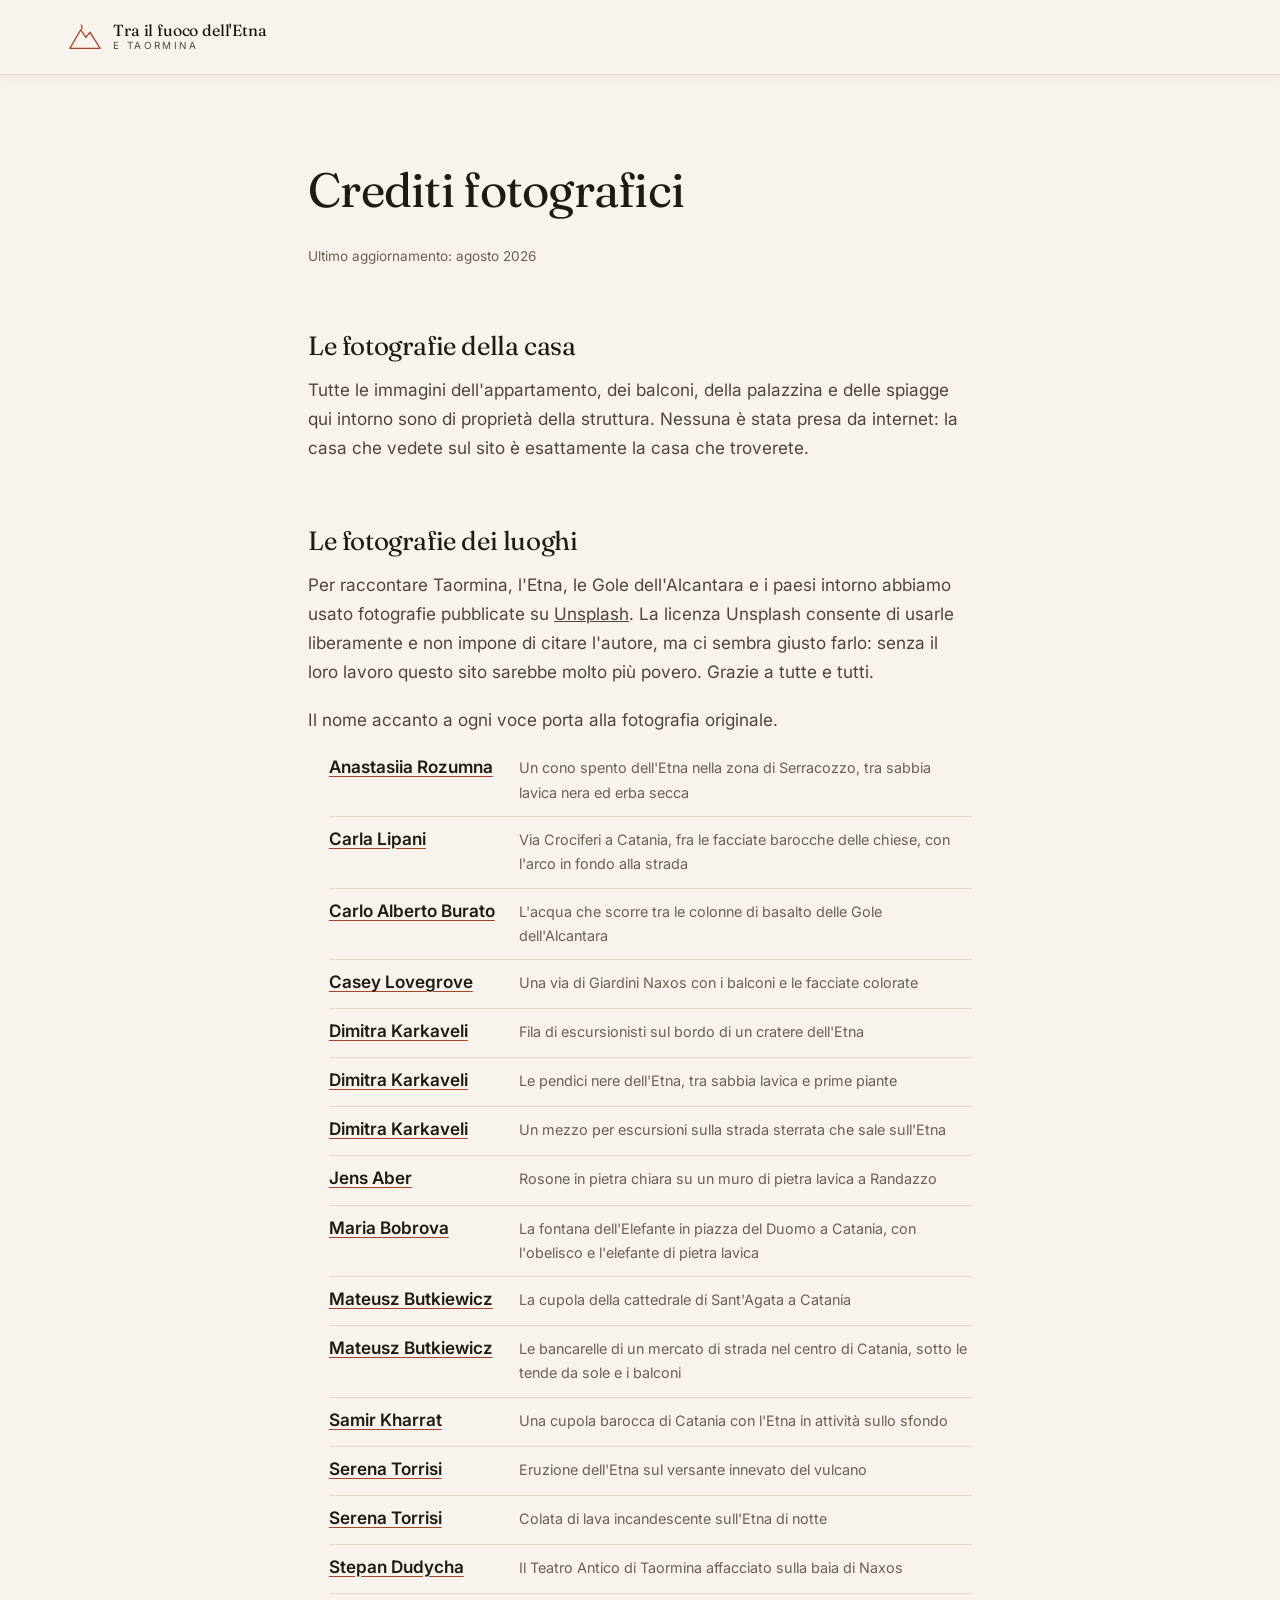
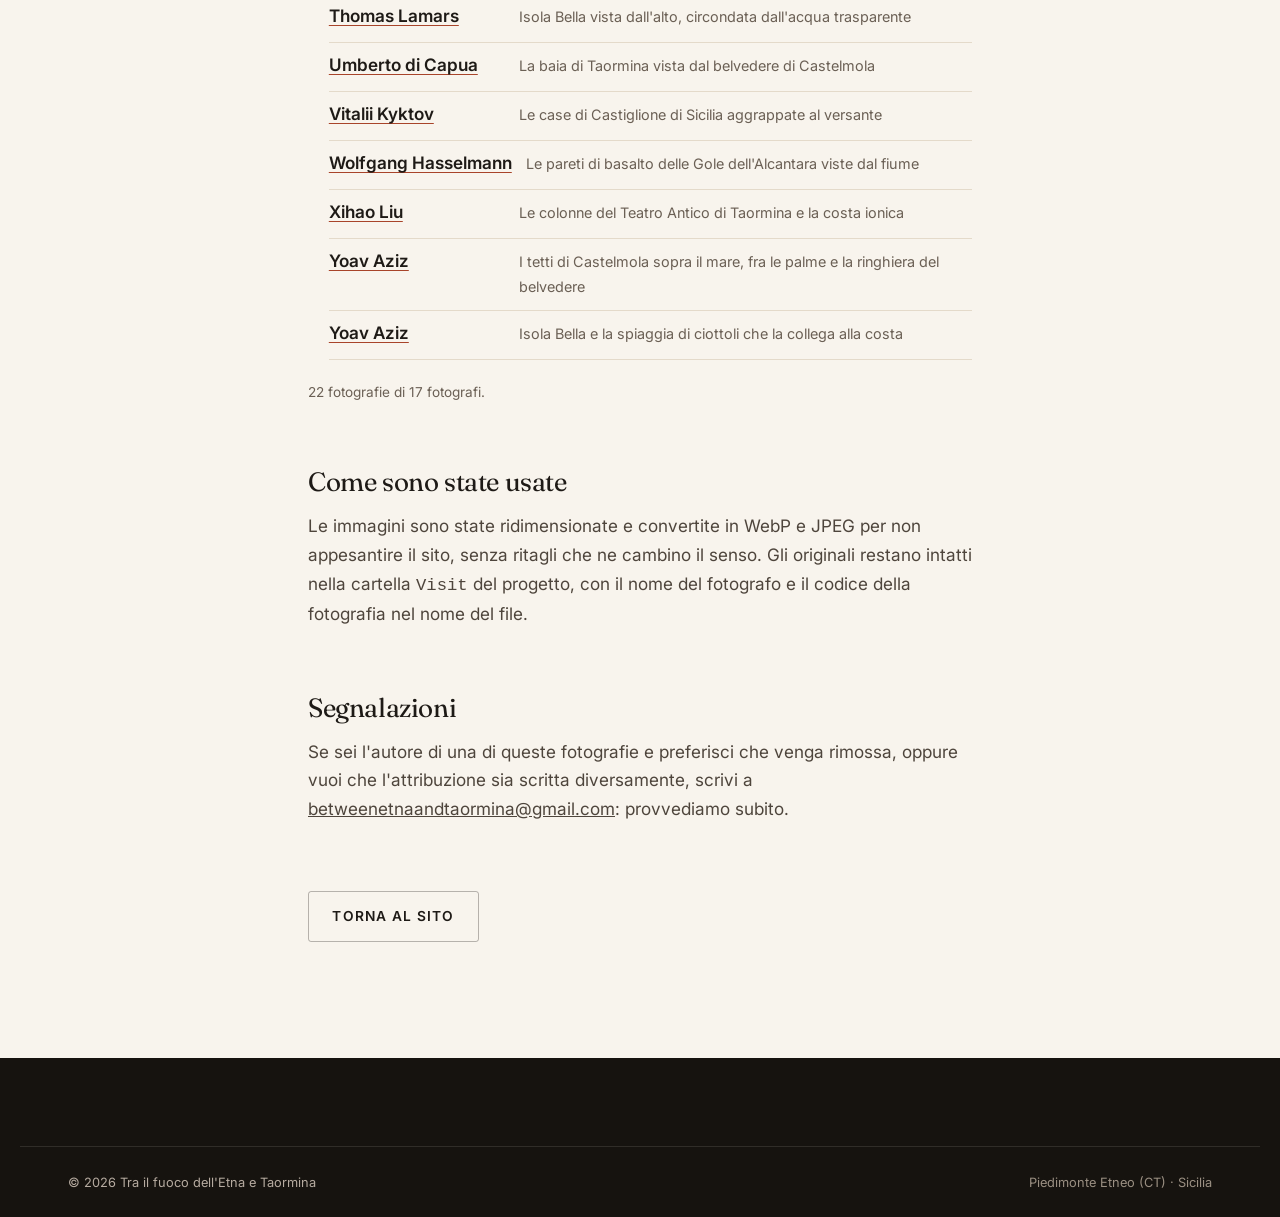
<file: crediti.html>
<!DOCTYPE html>
<html lang="it">
<head>
<meta charset="utf-8">
<meta name="viewport" content="width=device-width, initial-scale=1">
<title>Crediti fotografici | Tra il fuoco dell'Etna e Taormina</title>
<meta name="description" content="Ringraziamenti e crediti dei fotografi delle immagini dei luoghi pubblicate sul sito Tra il fuoco dell'Etna e Taormina.">
<meta name="robots" content="index, follow">
<link rel="canonical" href="https://nemoxis.github.io/betweenetnaandtaormina/crediti.html">
<link rel="icon" href="assets/icons/favicon.svg" type="image/svg+xml">
<link rel="preconnect" href="https://fonts.googleapis.com">
<link rel="preconnect" href="https://fonts.gstatic.com" crossorigin>
<link rel="stylesheet" href="https://fonts.googleapis.com/css2?family=Fraunces:opsz,wght@9..144,300;9..144,400&family=Inter:wght@400;500;600&display=swap" media="print" onload="this.media='all'">
<link rel="stylesheet" href="css/style.css">
</head>
<body>

<header class="site-header is-solid">
  <div class="wrap header-inner">
    <a class="brand" href="index.html">
      <svg class="brand-mark" viewBox="0 0 40 32" aria-hidden="true"><path d="M2 30 L15 8 L21 17 L26 11 L38 30 Z" fill="none" stroke="currentColor" stroke-width="1.6" stroke-linejoin="round"/><path d="M15 8 q1.5 -4 -1 -7 q4 1.5 3.5 5.5" fill="currentColor" opacity=".85"/></svg>
      <span class="brand-text"><span class="brand-line1">Tra il fuoco dell'Etna</span><span class="brand-line2">e Taormina</span></span>
    </a>
  </div>
</header>

<main class="legal">
<div class="wrap">

  <h1>Crediti fotografici</h1>
  <p class="updated">Ultimo aggiornamento: agosto 2026</p>

  <h2>Le fotografie della casa</h2>
  <p>
    Tutte le immagini dell'appartamento, dei balconi, della palazzina e delle spiagge
    qui intorno sono di proprietà della struttura. Nessuna è stata presa da internet:
    la casa che vedete sul sito è esattamente la casa che troverete.
  </p>

  <h2>Le fotografie dei luoghi</h2>
  <p>
    Per raccontare Taormina, l'Etna, le Gole dell'Alcantara e i paesi intorno abbiamo
    usato fotografie pubblicate su <a href="https://unsplash.com" target="_blank" rel="noopener noreferrer">Unsplash</a>.
    La licenza Unsplash consente di usarle liberamente e non impone di citare l'autore,
    ma ci sembra giusto farlo: senza il loro lavoro questo sito sarebbe molto più povero.
    Grazie a tutte e tutti.
  </p>

  <p>Il nome accanto a ogni voce porta alla fotografia originale.</p>

  <ul class="credits-list" id="creditsList">
    <li>Elenco in caricamento. Se non compare, il file <code>js/data.js</code> non è stato caricato.</li>
  </ul>

  <h2>Come sono state usate</h2>
  <p>
    Le immagini sono state ridimensionate e convertite in WebP e JPEG per non
    appesantire il sito, senza ritagli che ne cambino il senso. Gli originali restano
    intatti nella cartella <code>Visit</code> del progetto, con il nome del fotografo
    e il codice della fotografia nel nome del file.
  </p>

  <h2>Segnalazioni</h2>
  <p>
    Se sei l'autore di una di queste fotografie e preferisci che venga rimossa, oppure
    vuoi che l'attribuzione sia scritta diversamente, scrivi a
    <a href="mailto:betweenetnaandtaormina@gmail.com">betweenetnaandtaormina@gmail.com</a>:
    provvediamo subito.
  </p>

  <a class="btn btn-outline back" href="index.html">Torna al sito</a>
</div>
</main>

<footer class="site-footer">
  <div class="wrap footer-bottom">
    <p>&copy; <span id="y"></span> Tra il fuoco dell'Etna e Taormina</p>
    <p class="credits">Piedimonte Etneo (CT) · Sicilia</p>
  </div>
</footer>

<script src="js/data.js"></script>
<script>
/* Costruisce l'elenco dei crediti leggendo gli stessi dati usati dal sito,
   così non può mai andare fuori sincrono con le fotografie pubblicate. */
(function () {
  var v = window.PHOTOS_VISIT || {};
  var voci = Object.keys(v).map(function (slug) {
    return { slug: slug, a: v[slug].a, u: v[slug].u, it: v[slug].it };
  }).sort(function (x, y) { return x.a.localeCompare(y.a, 'it'); });

  var esc = function (s) {
    return String(s).replace(/[&<>"]/g, function (c) {
      return { '&': '&amp;', '<': '&lt;', '>': '&gt;', '"': '&quot;' }[c];
    });
  };

  document.getElementById('creditsList').innerHTML = voci.map(function (x) {
    return '<li><a href="https://unsplash.com/photos/' + esc(x.u) + '" target="_blank" rel="noopener noreferrer">' +
      esc(x.a) + '</a> <span class="cr-desc">' + esc(x.it) + '</span></li>';
  }).join('');

  var autori = [];
  voci.forEach(function (x) { if (autori.indexOf(x.a) < 0) autori.push(x.a); });
  var p = document.createElement('p');
  p.className = 'updated';
  p.textContent = voci.length + ' fotografie di ' + autori.length + ' fotografi.';
  document.getElementById('creditsList').insertAdjacentElement('afterend', p);

  document.getElementById('y').textContent = new Date().getFullYear();
})();
</script>
</body>
</html>
</file>
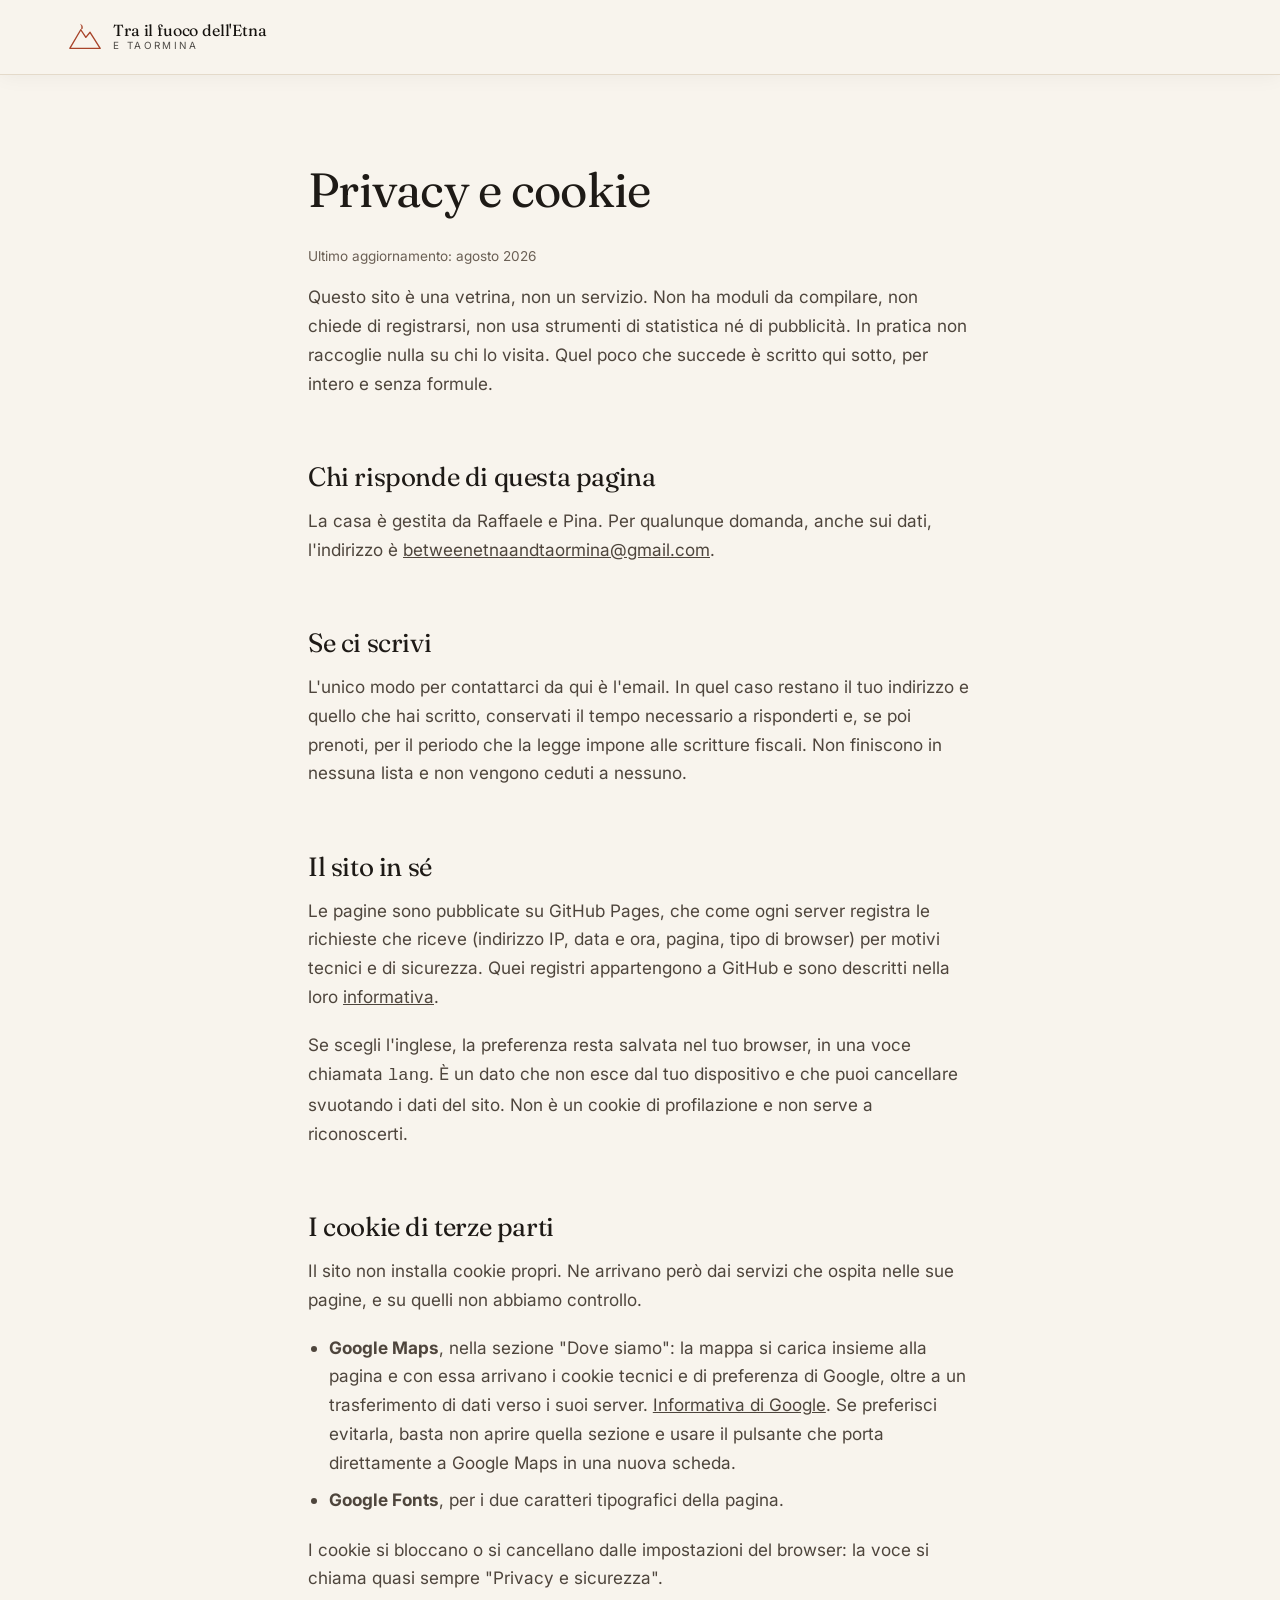
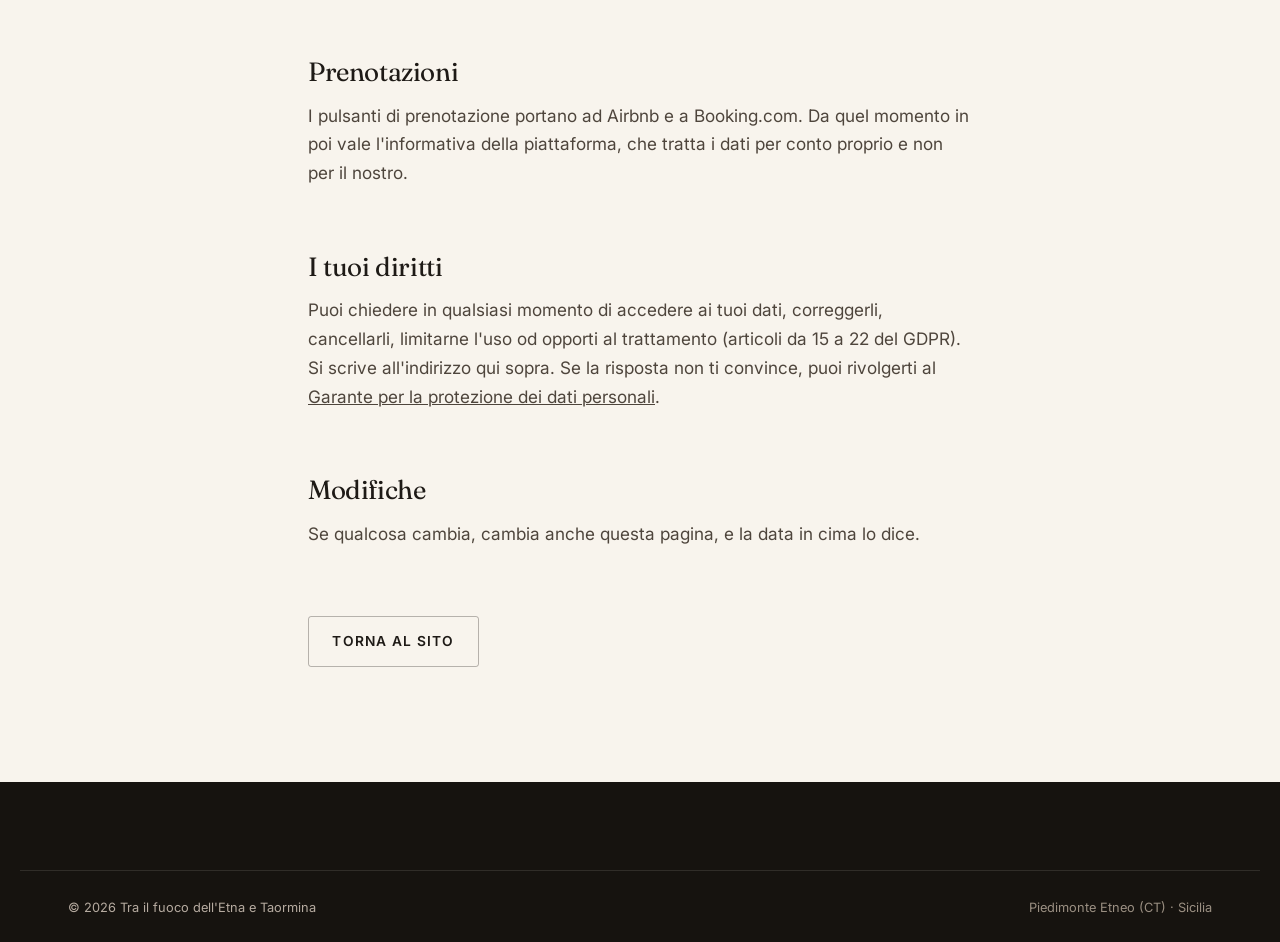
<file: privacy.html>
<!DOCTYPE html>
<html lang="it">
<head>
<meta charset="utf-8">
<meta name="viewport" content="width=device-width, initial-scale=1">
<title>Privacy e cookie | Tra il fuoco dell'Etna e Taormina</title>
<meta name="description" content="Cosa succede ai dati di chi visita il sito Tra il fuoco dell'Etna e Taormina: in breve, quasi nulla.">
<meta name="robots" content="noindex, follow">
<link rel="icon" href="assets/icons/favicon.svg" type="image/svg+xml">
<link rel="preconnect" href="https://fonts.googleapis.com">
<link rel="preconnect" href="https://fonts.gstatic.com" crossorigin>
<link rel="stylesheet" href="https://fonts.googleapis.com/css2?family=Fraunces:opsz,wght@9..144,300;9..144,400&family=Inter:wght@400;500;600&display=swap" media="print" onload="this.media='all'">
<link rel="stylesheet" href="css/style.css">
</head>
<body>

<header class="site-header is-solid">
  <div class="wrap header-inner">
    <a class="brand" href="index.html">
      <svg class="brand-mark" viewBox="0 0 40 32" aria-hidden="true"><path d="M2 30 L15 8 L21 17 L26 11 L38 30 Z" fill="none" stroke="currentColor" stroke-width="1.6" stroke-linejoin="round"/><path d="M15 8 q1.5 -4 -1 -7 q4 1.5 3.5 5.5" fill="currentColor" opacity=".85"/></svg>
      <span class="brand-text"><span class="brand-line1">Tra il fuoco dell'Etna</span><span class="brand-line2">e Taormina</span></span>
    </a>
  </div>
</header>

<main class="legal">
<div class="wrap">

  <h1>Privacy e cookie</h1>
  <p class="updated">Ultimo aggiornamento: agosto 2026</p>

  <p>
    Questo sito è una vetrina, non un servizio. Non ha moduli da compilare, non chiede
    di registrarsi, non usa strumenti di statistica né di pubblicità. In pratica non
    raccoglie nulla su chi lo visita. Quel poco che succede è scritto qui sotto, per
    intero e senza formule.
  </p>

  <h2>Chi risponde di questa pagina</h2>
  <p>
    La casa è gestita da Raffaele e Pina. Per qualunque domanda, anche sui dati, l'indirizzo è
    <a href="mailto:betweenetnaandtaormina@gmail.com">betweenetnaandtaormina@gmail.com</a>.
  </p>

  <h2>Se ci scrivi</h2>
  <p>
    L'unico modo per contattarci da qui è l'email. In quel caso restano il tuo indirizzo
    e quello che hai scritto, conservati il tempo necessario a risponderti e, se poi
    prenoti, per il periodo che la legge impone alle scritture fiscali. Non finiscono in
    nessuna lista e non vengono ceduti a nessuno.
  </p>

  <h2>Il sito in sé</h2>
  <p>
    Le pagine sono pubblicate su GitHub Pages, che come ogni server registra le richieste
    che riceve (indirizzo IP, data e ora, pagina, tipo di browser) per motivi tecnici e di
    sicurezza. Quei registri appartengono a GitHub e sono descritti nella loro
    <a href="https://docs.github.com/site-policy/privacy-policies/github-general-privacy-statement" target="_blank" rel="noopener noreferrer">informativa</a>.
  </p>
  <p>
    Se scegli l'inglese, la preferenza resta salvata nel tuo browser, in una voce chiamata
    <code>lang</code>. È un dato che non esce dal tuo dispositivo e che puoi cancellare
    svuotando i dati del sito. Non è un cookie di profilazione e non serve a riconoscerti.
  </p>

  <h2>I cookie di terze parti</h2>
  <p>
    Il sito non installa cookie propri. Ne arrivano però dai servizi che ospita nelle sue
    pagine, e su quelli non abbiamo controllo.
  </p>
  <ul>
    <li>
      <strong>Google Maps</strong>, nella sezione "Dove siamo": la mappa si carica insieme
      alla pagina e con essa arrivano i cookie tecnici e di preferenza di Google, oltre a un
      trasferimento di dati verso i suoi server.
      <a href="https://policies.google.com/privacy" target="_blank" rel="noopener noreferrer">Informativa di Google</a>.
      Se preferisci evitarla, basta non aprire quella sezione e usare il pulsante che porta
      direttamente a Google Maps in una nuova scheda.
    </li>
    <li>
      <strong>Google Fonts</strong>, per i due caratteri tipografici della pagina.
    </li>
  </ul>
  <p>
    I cookie si bloccano o si cancellano dalle impostazioni del browser: la voce si chiama
    quasi sempre "Privacy e sicurezza".
  </p>

  <h2>Prenotazioni</h2>
  <p>
    I pulsanti di prenotazione portano ad Airbnb e a Booking.com. Da quel momento in poi vale
    l'informativa della piattaforma, che tratta i dati per conto proprio e non per il nostro.
  </p>

  <h2>I tuoi diritti</h2>
  <p>
    Puoi chiedere in qualsiasi momento di accedere ai tuoi dati, correggerli, cancellarli,
    limitarne l'uso od opporti al trattamento (articoli da 15 a 22 del GDPR). Si scrive
    all'indirizzo qui sopra. Se la risposta non ti convince, puoi rivolgerti al
    <a href="https://www.garanteprivacy.it" target="_blank" rel="noopener noreferrer">Garante per la protezione dei dati personali</a>.
  </p>

  <h2>Modifiche</h2>
  <p>
    Se qualcosa cambia, cambia anche questa pagina, e la data in cima lo dice.
  </p>

  <a class="btn btn-outline back" href="index.html">Torna al sito</a>
</div>
</main>

<footer class="site-footer">
  <div class="wrap footer-bottom">
    <p>&copy; <span id="y"></span> Tra il fuoco dell'Etna e Taormina</p>
    <p class="credits">Piedimonte Etneo (CT) · Sicilia</p>
  </div>
</footer>
<script>document.getElementById('y').textContent=new Date().getFullYear();</script>
</body>
</html>
</file>
<file: css/style.css>
/* =============================================================================
   TRA IL FUOCO DELL'ETNA E TAORMINA
   Identità visiva: pietra lavica, calce siciliana, terracotta, olivo.
   Nessun framework. Mobile first.
   ============================================================================= */

/* ------------------------------------------------------------------ tokens */
:root{
  /* colori */
  --lava-900:#16130F;
  --lava-800:#221D18;
  --lava-700:#332C24;
  --lava-600:#4A4038;
  --pietra:#6B6055;
  --pietra-chiara:#9A8F82;
  --calce:#F8F4ED;
  --calce-2:#F0E9DD;
  --calce-3:#E4DACA;
  --terra:#A8442A;
  --terra-scuro:#8B3520;
  --terra-chiara:#C96A45;
  --ocra:#BE8A3D;
  --olivo:#6E7A5A;
  --testo:#1E1A16;
  --testo-soft:#4E453C;
  --su-scuro:#EDE6DA;
  --su-scuro-soft:#B6ABA0;

  /* tipografia */
  --font-display:"Fraunces","Iowan Old Style","Palatino Linotype",Palatino,Georgia,"Times New Roman",serif;
  --font-body:"Inter",system-ui,-apple-system,"Segoe UI",Roboto,"Helvetica Neue",Arial,sans-serif;

  /* misure */
  --wrap:1240px;
  --gutter:clamp(1.25rem,4vw,3rem);
  --sec-y:clamp(4rem,9vw,8rem);
  --r-sm:2px;
  --r-md:3px;

  /* elevazione discreta */
  --sh-1:0 1px 2px rgba(22,19,15,.06), 0 6px 18px rgba(22,19,15,.06);
  --sh-2:0 2px 6px rgba(22,19,15,.08), 0 18px 46px rgba(22,19,15,.12);

  --header-h:74px;
}

/* ------------------------------------------------------------------- reset */
*,*::before,*::after{box-sizing:border-box}
html{-webkit-text-size-adjust:100%;scroll-behavior:smooth;scroll-padding-top:calc(var(--header-h) + 12px)}
@media (prefers-reduced-motion:reduce){
  html{scroll-behavior:auto}
  *,*::before,*::after{animation-duration:.001ms!important;animation-iteration-count:1!important;transition-duration:.001ms!important;scroll-behavior:auto!important}
}
body{
  margin:0;
  background:var(--calce);
  color:var(--testo);
  font-family:var(--font-body);
  font-size:clamp(1rem,.96rem + .2vw,1.075rem);
  line-height:1.68;
  font-weight:400;
  -webkit-font-smoothing:antialiased;
  text-rendering:optimizeLegibility;
  overflow-x:hidden;
}
img,picture,svg{display:block;max-width:100%}
img{height:auto}
/* Necessario: molte regole qui sotto impostano display su elementi che nascondiamo
   con l'attributo [hidden] (modale, lightbox, CTA mobile, griglia gallery).
   Senza questa riga il display dell'autore vincerebbe sul foglio di stile del browser. */
[hidden]{display:none!important}
button{font:inherit;color:inherit}
a{color:inherit}

h1,h2,h3,h4{
  font-family:var(--font-display);
  font-weight:400;
  line-height:1.1;
  letter-spacing:-.015em;
  margin:0 0 .6em;
  font-variation-settings:"opsz" 40;
}
h2{font-size:clamp(1.9rem,1.25rem + 2.6vw,3.2rem)}
h3{font-size:clamp(1.15rem,1.05rem + .5vw,1.4rem);letter-spacing:-.005em}
h4{font-size:1.05rem}
p{margin:0 0 1.1em}
p:last-child{margin-bottom:0}
ul{margin:0;padding:0}
ul[role="list"]{list-style:none}

/* ---------------------------------------------------------------- utilities */
.wrap{width:100%;max-width:var(--wrap);margin-inline:auto;padding-inline:var(--gutter)}
.sr-only{position:absolute!important;width:1px;height:1px;padding:0;margin:-1px;overflow:hidden;clip:rect(0 0 0 0);white-space:nowrap;border:0}
.skip-link{
  position:fixed;top:.5rem;left:.5rem;z-index:9999;
  background:var(--lava-900);color:var(--calce);
  padding:.7rem 1.1rem;border-radius:var(--r-md);
  transform:translateY(-160%);transition:transform .18s ease;
  text-decoration:none;font-size:.9rem;
}
.skip-link:focus{transform:translateY(0)}

:where(a,button,summary,input,textarea,[tabindex]):focus-visible{
  outline:2px solid var(--terra);
  outline-offset:3px;
  border-radius:var(--r-sm);
}
.section-dark :where(a,button):focus-visible,
.hero :where(a,button):focus-visible,
.booking :where(a,button):focus-visible{outline-color:var(--ocra)}

.eyebrow{
  font-family:var(--font-body);
  font-size:.72rem;font-weight:600;
  letter-spacing:.2em;text-transform:uppercase;
  color:var(--terra);
  margin:0 0 1rem;
}
.section-dark .eyebrow,.hero .eyebrow,.booking .eyebrow{color:var(--ocra)}

.micro-note{
  font-size:.82rem;line-height:1.55;color:var(--pietra);
  margin-top:1rem;
}
.section-dark .micro-note{color:var(--su-scuro-soft)}

/* ------------------------------------------------------------------ bottoni */
.btn{
  --btn-bg:transparent;--btn-fg:var(--testo);--btn-bd:currentColor;
  display:inline-flex;align-items:center;justify-content:center;gap:.5em;
  padding:.95em 1.7em;
  background:var(--btn-bg);color:var(--btn-fg);
  border:1px solid var(--btn-bd);border-radius:var(--r-md);
  font-size:.86rem;font-weight:600;letter-spacing:.09em;text-transform:uppercase;
  text-decoration:none;cursor:pointer;
  transition:background-color .2s ease,color .2s ease,border-color .2s ease,transform .2s ease;
  text-align:center;
}
.btn:hover{transform:translateY(-1px)}
.btn-solid{--btn-bg:var(--terra);--btn-fg:#FFF8F0;--btn-bd:var(--terra)}
.btn-solid:hover{--btn-bg:var(--terra-scuro);--btn-bd:var(--terra-scuro)}
.btn-outline{--btn-bg:transparent;--btn-fg:var(--testo);--btn-bd:rgba(30,26,22,.3)}
.btn-outline:hover{--btn-bg:var(--testo);--btn-fg:var(--calce);--btn-bd:var(--testo)}
.btn-outline.btn-light{--btn-fg:var(--su-scuro);--btn-bd:rgba(237,230,218,.4)}
.btn-outline.btn-light:hover{--btn-bg:var(--su-scuro);--btn-fg:var(--lava-900);--btn-bd:var(--su-scuro)}
.btn-ghost{--btn-bg:rgba(255,252,246,.1);--btn-fg:#FFFCF6;--btn-bd:rgba(255,252,246,.55);backdrop-filter:blur(6px)}
.btn-ghost:hover{--btn-bg:#FFFCF6;--btn-fg:var(--lava-900);--btn-bd:#FFFCF6}
.btn-lg{padding:1.05em 2.1em;font-size:.9rem}

/* Telefoni stretti (iPhone SE e simili, 320–400 px): "Prenota su Booking.com"
   in maiuscoletto spaziato non entrerebbe su una riga. I due inviti alla
   prenotazione diventano a piena larghezza, che su mobile è anche più comodo. */
@media (max-width:400px){
  .btn{padding:.9em 1.15em;font-size:.8rem;letter-spacing:.06em}
  .btn-lg{padding:1em 1.3em;font-size:.84rem}
  .hero-actions .btn,.booking-cta .btn,.modal-actions .btn{width:100%}
  .hero-actions,.booking-cta{gap:.7rem}
}

/* ═══════════════════════════════════════════════════════════════ HEADER ══ */
.site-header{
  position:fixed;inset:0 0 auto;z-index:120;
  transition:background-color .3s ease,box-shadow .3s ease,border-color .3s ease;
  border-bottom:1px solid transparent;
}
.header-inner{
  min-height:var(--header-h);
  display:flex;align-items:center;justify-content:space-between;gap:1rem;
}
.site-header.is-solid{
  background:rgba(248,244,237,.94);
  backdrop-filter:saturate(160%) blur(12px);
  border-bottom-color:var(--calce-3);
  box-shadow:0 1px 20px rgba(22,19,15,.05);
}

.brand{
  display:flex;align-items:center;gap:.7rem;
  text-decoration:none;color:#FFFCF6;
  transition:color .3s ease;
  flex:0 0 auto;
}
.site-header.is-solid .brand{color:var(--lava-900)}
.brand-mark{width:34px;height:27px;flex:0 0 auto;color:var(--ocra)}
.site-header.is-solid .brand-mark{color:var(--terra)}
.brand-text{display:flex;flex-direction:column;line-height:1.12}
.brand-line1{font-family:var(--font-display);font-size:1rem;letter-spacing:-.01em}
.brand-line2{font-family:var(--font-body);font-size:.62rem;letter-spacing:.24em;text-transform:uppercase;opacity:.75}

/* nav desktop */
.nav{display:flex;align-items:center;gap:2rem;min-width:0}
.nav-list{display:flex;align-items:center;gap:1.5rem;list-style:none;min-width:0}
.nav-list a{
  text-decoration:none;font-size:.83rem;font-weight:500;letter-spacing:.03em;
  color:rgba(255,252,246,.9);position:relative;padding:.35rem 0;
  transition:color .25s ease;
}
.site-header.is-solid .nav-list a{color:var(--testo-soft)}
.nav-list a::after{
  content:"";position:absolute;left:0;right:0;bottom:0;height:1px;
  background:currentColor;transform:scaleX(0);transform-origin:left;
  transition:transform .25s ease;
}
.nav-list a:hover::after,.nav-list a[aria-current="true"]::after{transform:scaleX(1)}
.site-header.is-solid .nav-list a:hover{color:var(--terra)}

.nav-tools{display:flex;align-items:center;gap:1.1rem}
.lang{display:flex;align-items:center;gap:.3rem;font-size:.76rem;letter-spacing:.1em;font-weight:600}
.lang-btn{
  background:none;border:0;padding:.3rem .15rem;cursor:pointer;
  color:rgba(255,252,246,.78);transition:color .2s ease;
}
.site-header.is-solid .lang-btn{color:var(--pietra)}
.lang-btn.is-active{color:#FFFCF6;text-decoration:underline;text-underline-offset:4px}
.site-header.is-solid .lang-btn.is-active{color:var(--terra)}
.lang-sep{color:rgba(255,252,246,.35)}
.site-header.is-solid .lang-sep{color:var(--calce-3)}
.btn-book{padding:.72em 1.4em;font-size:.78rem}

/* hamburger */
.burger{
  display:none;background:none;border:0;padding:.6rem;cursor:pointer;
  color:#FFFCF6;
}
.site-header.is-solid .burger{color:var(--lava-900)}
.burger-box{display:block;width:24px;height:16px;position:relative}
.burger-box span{
  position:absolute;left:0;height:1.5px;width:100%;background:currentColor;
  transition:transform .28s ease,opacity .2s ease,width .28s ease;
}
.burger-box span:nth-child(1){top:0}
.burger-box span:nth-child(2){top:7px;width:70%}
.burger-box span:nth-child(3){top:14px}
.burger[aria-expanded="true"] .burger-box span:nth-child(1){transform:translateY(7px) rotate(45deg)}
.burger[aria-expanded="true"] .burger-box span:nth-child(2){opacity:0}
.burger[aria-expanded="true"] .burger-box span:nth-child(3){transform:translateY(-7px) rotate(-45deg)}

@media (max-width:1023px){
  .burger{display:block;order:3}
  .nav{
    position:fixed;inset:var(--header-h) 0 auto;
    flex-direction:column;align-items:stretch;gap:0;
    background:var(--calce);
    border-bottom:1px solid var(--calce-3);
    padding:1.5rem var(--gutter) 2.2rem;
    transform:translateY(-102%);opacity:0;visibility:hidden;
    transition:transform .34s cubic-bezier(.4,0,.2,1),opacity .25s ease,visibility .34s;
    max-height:calc(100dvh - var(--header-h));overflow-y:auto;
    box-shadow:0 22px 40px rgba(22,19,15,.14);
  }
  .nav.is-open{transform:translateY(0);opacity:1;visibility:visible}
  .nav-list{flex-direction:column;align-items:stretch;gap:0}
  .nav-list li+li{border-top:1px solid var(--calce-2)}
  .nav-list a{
    display:block;padding:.95rem 0;font-size:1.05rem;font-weight:400;
    font-family:var(--font-display);color:var(--testo)!important;letter-spacing:-.01em;
  }
  .nav-list a::after{display:none}
  .nav-tools{
    margin-top:1.6rem;justify-content:space-between;gap:1rem;
  }
  .nav-tools .lang-btn{color:var(--pietra)!important;font-size:.85rem}
  .nav-tools .lang-btn.is-active{color:var(--terra)!important}
  .btn-book{flex:1;max-width:230px;padding:.9em 1.4em;font-size:.82rem}
}

/* Fascia stretta fra 1024 e 1200 px (portatili 13"): la barra orizzontale con
   marchio, 7 voci, lingua e pulsante non ci starebbe alle misure piene.
   Qui si comprime quel tanto che basta, senza passare all'hamburger.
   Sotto i 1024 px si passa direttamente al menu a tendina. */
@media (min-width:1024px) and (max-width:1200px){
  .header-inner{gap:.75rem}
  .brand-line1{font-size:.92rem}
  .brand-line2{font-size:.58rem;letter-spacing:.2em}
  .brand-mark{width:30px;height:24px}
  .nav{gap:1.1rem}
  .nav-list{gap:.9rem}
  .nav-list a{font-size:.78rem;letter-spacing:0}
  .nav-tools{gap:.8rem}
  .btn-book{padding:.7em 1.05em;font-size:.72rem;letter-spacing:.06em}
  .lang{font-size:.72rem}
}

/* ═════════════════════════════════════════════════════════════════ HERO ══ */
.hero{
  position:relative;
  min-height:min(100svh,860px);
  display:flex;align-items:flex-end;
  padding:calc(var(--header-h) + 3rem) 0 clamp(3.5rem,8vw,6rem);
  color:#FFFCF6;
  isolation:isolate;
  background:var(--lava-900);
}
.hero-media{position:absolute;inset:0;z-index:-2}
.hero-media img{width:100%;height:100%;object-fit:cover;object-position:center 42%}
.hero::after{
  content:"";position:absolute;inset:0;z-index:-1;
  background:
    linear-gradient(to top,rgba(11,9,7,.88) 0%,rgba(11,9,7,.58) 32%,rgba(11,9,7,.2) 62%,rgba(11,9,7,.56) 100%);
}
.hero-inner{position:relative;width:100%;max-width:var(--wrap)}
.hero-kicker{
  font-size:.74rem;letter-spacing:.24em;text-transform:uppercase;font-weight:600;
  color:rgba(255,252,246,.82);margin:0 0 1.4rem;
}
.hero-title{
  margin:0 0 1.3rem;
  font-size:clamp(2.15rem,1.1rem + 5.2vw,5.6rem);
  line-height:.98;font-weight:300;letter-spacing:-.03em;
  font-variation-settings:"opsz" 120;
  text-wrap:balance;
}
.hero-title-1,.hero-title-2{display:block}
.hero-title-2{font-style:italic;font-weight:300;padding-left:.06em}
.hero-sub{
  max-width:34ch;font-size:clamp(1.02rem,.95rem + .4vw,1.2rem);
  color:rgba(255,252,246,.9);margin:0 0 2.2rem;line-height:1.6;
}
.hero-actions{display:flex;flex-wrap:wrap;gap:.85rem;margin-bottom:2.6rem}
.hero-facts{
  display:flex;flex-wrap:wrap;gap:.6rem 2rem;list-style:none;
  padding-top:1.4rem;border-top:1px solid rgba(255,252,246,.22);
  font-size:.86rem;color:rgba(255,252,246,.82);letter-spacing:.04em;
}
.hero-facts strong{font-family:var(--font-display);font-size:1.15rem;font-weight:400;color:#FFFCF6;margin-right:.15em}

.hero-scroll{
  position:absolute;left:50%;bottom:1.4rem;transform:translateX(-50%);
  width:26px;height:42px;border:1px solid rgba(255,252,246,.4);border-radius:14px;
  display:grid;place-items:start center;padding-top:8px;
}
.hero-scroll span{
  width:2px;height:7px;border-radius:2px;background:rgba(255,252,246,.85);
  animation:scrollDot 1.9s ease-in-out infinite;
}
@keyframes scrollDot{0%,100%{transform:translateY(0);opacity:1}55%{transform:translateY(12px);opacity:.15}}
@media (max-width:700px){.hero-scroll{display:none}}

/* ══════════════════════════════════════════════════════════════ SEZIONI ══ */
.section{padding-block:var(--sec-y)}
.section-alt{background:var(--calce-2)}
.section-dark{background:var(--lava-800);color:var(--su-scuro)}
.section-dark h2,.section-dark h3{color:#FFFCF6}
.section-dark p{color:var(--su-scuro)}

.section-head{max-width:60ch;margin-bottom:clamp(2.5rem,5vw,4rem)}
.section-head h2{margin-bottom:.5em}
/* L'ultima riga dell'intestazione non aggiunge il proprio margine a quello
   della testata: altrimenti fra la frase di apertura e il primo paragrafo
   restava un buco di quasi cento pixel. */
.section-head > :last-child{margin-bottom:0}
.section-lead{color:var(--testo-soft);font-size:1.05rem;max-width:56ch}
.section-dark .section-lead{color:var(--su-scuro-soft)}

/* --------------------------------------------------------------- intro */
.grid-intro{display:grid;gap:clamp(2.5rem,5vw,4.5rem);align-items:center}
.grid-intro>*,.grid-dove>*,.grid-contatti>*{min-width:0}
@media (min-width:900px){.grid-intro{grid-template-columns:1fr .82fr}}
.intro-text p{color:var(--testo-soft);max-width:60ch}
.intro-text h2{color:var(--testo)}
.intro-host{
  font-family:var(--font-display);font-style:italic;
  font-size:1.15rem;color:var(--testo)!important;
  padding-left:1.1rem;border-left:2px solid var(--terra);
  margin-top:2rem!important;
}
.rating-line{
  margin-top:1.4rem!important;font-size:.86rem;color:var(--pietra)!important;
  display:flex;align-items:center;gap:.5rem;flex-wrap:wrap;
}
.rating-line .stars{color:var(--ocra);letter-spacing:.08em}
.intro-figure{margin:0;position:relative}
.intro-figure img{width:100%;aspect-ratio:4/5;object-fit:cover;border-radius:var(--r-md);box-shadow:var(--sh-2)}
@media (max-width:899px){.intro-figure img{aspect-ratio:4/3}}

/* ----------------------------------------------------------- la casa */
.features{
  display:grid;gap:1px;
  grid-template-columns:repeat(auto-fit,minmax(min(230px,100%),1fr));
  background:var(--calce-3);
  border:1px solid var(--calce-3);border-radius:var(--r-md);overflow:hidden;
  list-style:none;
}
.feature{background:var(--calce-2);padding:1.9rem 1.6rem}
.section-alt .feature{background:var(--calce)}
.feature svg{
  width:26px;height:26px;margin-bottom:1rem;color:var(--terra);
  fill:none;stroke:currentColor;stroke-width:1.35;stroke-linecap:round;stroke-linejoin:round;
}
.feature h3{font-size:1.02rem;margin-bottom:.3em;font-family:var(--font-body);font-weight:600;letter-spacing:0}
.feature p{font-size:.9rem;color:var(--testo-soft);line-height:1.55;margin:0}

/* Sul telefono le dodici voci diventerebbero dodici schede alte una sotto
   l'altra, quasi due metri di scorrimento. Qui si stringono in una griglia
   di icone a due colonne: resta l'icona e il nome del servizio.
   La descrizione non sparisce dal codice, viene solo tolta dalla vista:
   i lettori di schermo continuano a leggerla. */
@media (max-width:559px){
  .features{grid-template-columns:repeat(2,1fr)}
  .feature{padding:1.25rem .95rem}
  .feature svg{width:22px;height:22px;margin-bottom:.75rem}
  .feature h3{
    font-size:.87rem;line-height:1.3;margin:0;text-wrap:balance;
    overflow-wrap:anywhere;hyphens:auto;
  }
  .feature p{
    position:absolute;width:1px;height:1px;padding:0;margin:-1px;
    overflow:hidden;clip:rect(0 0 0 0);white-space:nowrap;border:0;
  }
}
/* Schermi molto stretti: "Climatizzazione" è una parola sola e non si spezza. */
@media (max-width:360px){
  .feature{padding:1.1rem .7rem}
  .feature h3{font-size:.82rem}
}

.rooms{margin-top:clamp(3rem,6vw,5rem)}
.rooms-h{
  font-family:var(--font-body);font-size:.72rem;font-weight:600;
  letter-spacing:.2em;text-transform:uppercase;color:var(--terra);margin-bottom:1.6rem;
}
.rooms-grid{display:grid;gap:1.6rem;grid-template-columns:repeat(auto-fit,minmax(min(250px,100%),1fr))}
.room img{width:100%;aspect-ratio:3/2;object-fit:cover;border-radius:var(--r-md);margin-bottom:.9rem}
.room h4{font-family:var(--font-body);font-size:.95rem;font-weight:600;margin-bottom:.15em}
.room p{font-size:.9rem;color:var(--testo-soft);margin:0}

.stay-notes{
  display:flex;flex-wrap:wrap;gap:.7rem 2.5rem;list-style:none;
  margin-top:2.4rem;padding-top:1.5rem;border-top:1px solid var(--calce-3);
  font-size:.9rem;color:var(--testo-soft);
}
.stay-notes strong{color:var(--testo);font-weight:600}

/* ═══════════════════════════════════════════════════════════════ GALLERY */
/* Il nastro scorre da solo e non ha né inizio né fine: nessuno spazio vuoto
   ai lati, le fotografie riempiono la fascia da un bordo all'altro. */
.carousel{position:relative;margin-block:0 1.8rem}
.carousel-viewport{
  overflow-x:auto;overflow-y:hidden;
  -webkit-overflow-scrolling:touch;
  scrollbar-width:none;overscroll-behavior-x:contain;
}
.carousel-viewport::-webkit-scrollbar{display:none}
.carousel-viewport:focus-visible{outline:2px solid var(--terra);outline-offset:-2px}
.carousel-track{display:flex;list-style:none;margin:0;padding:0}
.car-slide{flex:0 0 auto;width:82vw;padding-inline:.3rem}
@media (min-width:760px){.car-slide{width:46vw;padding-inline:.45rem}}
@media (min-width:1200px){.car-slide{width:34vw}}
@media (min-width:1600px){.car-slide{width:28vw}}
.car-slide button{
  display:block;width:100%;padding:0;border:0;background:none;cursor:zoom-in;
  border-radius:var(--r-md);overflow:hidden;position:relative;
}
.car-slide img{
  width:100%;aspect-ratio:3/2;object-fit:cover;
  transition:transform .6s cubic-bezier(.2,.7,.3,1);
  background:var(--calce-3);
}
.car-slide button:hover img{transform:scale(1.03)}

.car-nav{
  position:absolute;top:calc(50% - 34px);transform:translateY(-50%);z-index:5;
  width:48px;height:48px;border-radius:50%;
  background:rgba(248,244,237,.92);border:1px solid var(--calce-3);
  display:grid;place-items:center;cursor:pointer;
  box-shadow:var(--sh-1);transition:background-color .2s ease,transform .2s ease;
}
.car-nav:hover{background:#fff;transform:translateY(-50%) scale(1.06)}
.car-nav svg{width:19px;height:19px;fill:none;stroke:var(--lava-800);stroke-width:1.5;stroke-linecap:round;stroke-linejoin:round}
.car-prev{left:max(.75rem,calc((100vw - var(--wrap)) / 2 + .75rem))}
.car-next{right:max(.75rem,calc((100vw - var(--wrap)) / 2 + .75rem))}
@media (max-width:759px){.car-nav{width:42px;height:42px}.car-prev{left:.5rem}.car-next{right:.5rem}}

.car-bar{
  display:flex;align-items:center;justify-content:space-between;gap:1.5rem;
  margin-top:1.4rem;flex-wrap:wrap;
}
.car-caption{font-size:.87rem;color:var(--testo-soft);margin:0;max-width:52ch}

/* pausa e avanzamento */
.car-tools{display:flex;align-items:center;gap:.9rem;flex:0 0 auto}
.car-play{
  width:32px;height:32px;flex:0 0 auto;border-radius:50%;cursor:pointer;
  border:1px solid var(--calce-3);background:var(--calce);
  display:grid;place-items:center;transition:background-color .2s ease,border-color .2s ease;
}
.car-play:hover{background:#fff;border-color:var(--pietra-chiara)}
.car-play svg{width:14px;height:14px;stroke:var(--lava-800);stroke-width:1.8;stroke-linecap:round;fill:none;grid-area:1/1}
.car-play .ic-play{fill:var(--lava-800);stroke:none}
.carousel:not(.is-paused) .car-play .ic-play,
.carousel.is-paused .car-play .ic-pause{display:none}
.car-prog{width:clamp(90px,16vw,180px);height:2px;background:var(--calce-3);border-radius:2px;overflow:hidden}
.car-prog span{display:block;height:100%;width:0;background:var(--terra)}

.gal-actions{display:flex;align-items:center;justify-content:space-between;gap:1.5rem;flex-wrap:wrap;margin-top:1rem}
.gal-count{font-size:.84rem;color:var(--pietra);margin:0}

.gal-full{margin-top:3rem}
.gal-filters,.poi-filters{display:flex;flex-wrap:wrap;gap:.5rem;margin-bottom:2rem}
.chip{
  background:none;border:1px solid var(--calce-3);border-radius:100px;
  padding:.5rem 1.1rem;font-size:.78rem;font-weight:500;letter-spacing:.06em;
  text-transform:uppercase;cursor:pointer;color:var(--testo-soft);
  transition:all .2s ease;
}
.chip:hover{border-color:var(--pietra-chiara);color:var(--testo)}
.chip[aria-selected="true"]{background:var(--lava-800);border-color:var(--lava-800);color:var(--calce)}

.masonry{columns:1;column-gap:1rem}
@media (min-width:600px){.masonry{columns:2}}
@media (min-width:980px){.masonry{columns:3;column-gap:1.2rem}}
.masonry figure{margin:0 0 1rem;break-inside:avoid}
@media (min-width:980px){.masonry figure{margin-bottom:1.2rem}}
.masonry button{
  display:block;width:100%;padding:0;border:0;background:none;cursor:zoom-in;
  border-radius:var(--r-md);overflow:hidden;
}
.masonry img{width:100%;transition:transform .5s cubic-bezier(.2,.7,.3,1);background:var(--calce-3)}
.masonry button:hover img{transform:scale(1.03)}

/* ══════════════════════════════════════════════════════════ DOVE SIAMO ══ */
/* Prima fascia: testo e mappa affiancati, di altezza simile.
   Le informazioni pratiche stanno nella fascia sotto, così su desktop
   la colonna della mappa non resta mezza vuota. */
.grid-dove{display:grid;gap:clamp(2.5rem,5vw,4rem);align-items:start}
@media (min-width:960px){.grid-dove{grid-template-columns:1fr 1.05fr}}
.grid-dove>*{min-width:0}
.dove-text p{max-width:56ch}
.dove-map .micro-note{margin-bottom:1.4rem}

/* Seconda fascia: distanze e collegamenti, uno accanto all'altro */
.dove-info{
  display:grid;gap:clamp(2rem,4vw,3.5rem);
  margin-top:clamp(2.6rem,5vw,4rem);
  padding-top:clamp(2rem,4vw,3rem);
  border-top:1px solid rgba(237,230,218,.16);
}
@media (min-width:760px){.dove-info{grid-template-columns:.85fr 1.15fr}}
.dove-info>*{min-width:0}
.dove-block h3{
  font-family:var(--font-body);font-size:.72rem;font-weight:600;
  letter-spacing:.2em;text-transform:uppercase;color:var(--ocra);margin-bottom:1.2rem;
}

.dist-list{list-style:none;margin:0;border-top:1px solid rgba(237,230,218,.16)}
.dist-list li{
  display:flex;justify-content:space-between;align-items:baseline;gap:1rem;
  padding:.7rem 0;border-bottom:1px solid rgba(237,230,218,.16);
  font-size:.94rem;
}
.dist-list span{color:var(--su-scuro)}
.dist-list b{
  font-family:var(--font-display);font-weight:400;font-size:1.05rem;
  color:var(--ocra);white-space:nowrap;
}
.addr{margin:1.8rem 0 0!important;font-size:.92rem;color:var(--su-scuro-soft)!important;line-height:1.6}
.addr .todo{color:var(--terra-chiara);font-weight:600}

/* Arrivare e muoversi */
.collegamenti ul{list-style:none;display:grid;gap:.85rem}
.collegamenti li{
  position:relative;padding-left:1.4rem;
  font-size:.94rem;line-height:1.55;color:var(--su-scuro);
}
.collegamenti li::before{
  content:"";position:absolute;left:0;top:.6em;
  width:6px;height:6px;background:var(--ocra);border-radius:50%;
}
.collegamenti b{color:#FFFCF6;font-weight:600}

.map-frame{
  position:relative;aspect-ratio:4/3;width:100%;
  background:var(--lava-700);border-radius:var(--r-md);overflow:hidden;
  border:1px solid rgba(237,230,218,.14);
}
@media (max-width:600px){.map-frame{aspect-ratio:1/1}}
.map-frame iframe{width:100%;height:100%;border:0;display:block;filter:saturate(.9)}
.map-consent{
  position:absolute;inset:0;display:grid;place-content:center;gap:1.3rem;
  padding:2rem;text-align:center;
  background:
    linear-gradient(rgba(22,19,15,.72),rgba(22,19,15,.72)),
    repeating-linear-gradient(45deg,var(--lava-700) 0 12px,var(--lava-600) 12px 24px);
}
.map-consent p{font-size:.88rem;max-width:38ch;margin:0 auto;color:var(--su-scuro-soft)!important;line-height:1.6}

/* ═════════════════════════════════════════════════════════════════ POI ══ */
.poi-grid{display:grid;gap:1.6rem;grid-template-columns:repeat(auto-fill,minmax(min(280px,100%),1fr))}
.poi{
  background:var(--calce-2);border:1px solid var(--calce-3);border-radius:var(--r-md);
  overflow:hidden;display:flex;flex-direction:column;
  transition:transform .3s ease,box-shadow .3s ease;
}
.poi:hover{transform:translateY(-3px);box-shadow:var(--sh-1)}
.poi-img{position:relative;overflow:hidden}
.poi-img img{width:100%;aspect-ratio:16/10;object-fit:cover;transition:transform .6s cubic-bezier(.2,.7,.3,1)}
.poi:hover .poi-img img{transform:scale(1.04)}
/* Credito del fotografo, in un angolo della fotografia. Discreto ma leggibile:
   contrasto sufficiente grazie allo sfondo scuro semitrasparente. */
.ph-credit{
  position:absolute;right:0;bottom:0;z-index:2;
  background:rgba(14,12,10,.62);color:rgba(255,252,246,.92);
  backdrop-filter:blur(3px);
  padding:.28rem .6rem;
  font-size:.62rem;letter-spacing:.06em;
  text-decoration:none;line-height:1.4;
  border-top-left-radius:2px;
  transition:background-color .2s ease,color .2s ease;
}
.ph-credit::before{content:"Foto ";opacity:.6}
html[lang="en"] .ph-credit::before{content:"Photo "}
.ph-credit:hover{background:rgba(14,12,10,.88);color:#FFFCF6;text-decoration:underline}
.ph-credit-casa{cursor:default}
.ph-credit-casa:hover{background:rgba(14,12,10,.62);text-decoration:none}

.poi-cats{
  position:absolute;left:.9rem;top:.9rem;z-index:2;
  display:flex;flex-wrap:wrap;gap:.3rem;
  max-width:calc(100% - 1.8rem);
}
.poi-cat{
  background:rgba(22,19,15,.78);color:#FFFCF6;backdrop-filter:blur(4px);
  padding:.32rem .7rem;border-radius:2px;
  font-size:.64rem;letter-spacing:.16em;text-transform:uppercase;font-weight:600;
}
.poi-body{padding:1.4rem 1.4rem 1.6rem;display:flex;flex-direction:column;flex:1}
.poi-body h3{font-family:var(--font-display);font-size:1.28rem;margin-bottom:.4em}
.poi-body p{font-size:.9rem;color:var(--testo-soft);line-height:1.6;margin-bottom:1.2rem;flex:1}
.poi-meta{
  display:flex;gap:1.2rem;flex-wrap:wrap;font-size:.78rem;color:var(--pietra);
  padding-top:.9rem;border-top:1px solid var(--calce-3);letter-spacing:.03em;
}
.poi-meta span{display:inline-flex;align-items:center;gap:.35rem}
.poi-meta svg{width:13px;height:13px;fill:none;stroke:currentColor;stroke-width:1.6;stroke-linecap:round;stroke-linejoin:round;opacity:.8}

/* ════════════════════════════════════════════════════════════ CONSIGLI ══ */
.tips{max-width:900px;border-top:1px solid var(--calce-3)}
.tip{border-bottom:1px solid var(--calce-3)}
.tip summary{
  list-style:none;cursor:pointer;
  display:flex;align-items:center;justify-content:space-between;gap:1.5rem;
  padding:1.5rem 0;
  font-family:var(--font-display);font-size:clamp(1.25rem,1.1rem + .7vw,1.7rem);
  letter-spacing:-.01em;
  transition:color .2s ease;
}
.tip summary::-webkit-details-marker{display:none}
.tip summary:hover{color:var(--terra)}
.tip summary::after{
  content:"";flex:0 0 auto;width:15px;height:15px;
  background:
    linear-gradient(currentColor,currentColor) center/100% 1.5px no-repeat,
    linear-gradient(currentColor,currentColor) center/1.5px 100% no-repeat;
  transition:transform .3s ease;
}
.tip[open] summary::after{background:linear-gradient(currentColor,currentColor) center/100% 1.5px no-repeat}
.tip-body{padding-bottom:1.9rem;max-width:66ch}
.tip-body ul{list-style:none;display:grid;gap:.75rem}
.tip-body li{
  position:relative;padding-left:1.5rem;font-size:.96rem;color:var(--testo-soft);line-height:1.6;
}
.tip-body li b{color:var(--testo);font-weight:600}
.tip-body li i{font-style:italic;color:var(--testo)}
.tip-body li::before{
  content:"";position:absolute;left:0;top:.62em;
  width:6px;height:6px;background:var(--terra);border-radius:50%;
}

/* ══════════════════════════════════════════════════════════ RECENSIONI ══ */
@media (min-width:1024px){.nav-extra{display:none}}

.rev-quotes{display:grid;gap:1.4rem;margin-bottom:3rem;grid-template-columns:repeat(auto-fill,minmax(min(320px,100%),1fr))}
.rev-quotes:empty{display:none}
.quote{
  background:var(--calce);border:1px solid var(--calce-3);border-radius:var(--r-md);
  padding:1.8rem 1.7rem;display:flex;flex-direction:column;
}
.quote blockquote{
  margin:0 0 1.2rem;font-family:var(--font-display);font-size:1.12rem;
  line-height:1.5;color:var(--testo);flex:1;
}
.quote blockquote::before{content:"“";color:var(--terra);font-size:1.6em;line-height:0;vertical-align:-.32em;margin-right:.06em}
.quote figcaption{font-size:.83rem;color:var(--pietra);letter-spacing:.03em}
.quote figcaption b{color:var(--testo);font-weight:600}

.rev-panel{
  display:grid;gap:2.4rem;align-items:start;
  background:var(--calce);border:1px solid var(--calce-3);border-radius:var(--r-md);
  padding:clamp(1.8rem,4vw,2.8rem);
}
@media (min-width:760px){.rev-panel{grid-template-columns:minmax(0,.85fr) minmax(0,1.15fr);gap:3rem}}

.rev-big{
  font-family:var(--font-display);font-size:clamp(3.2rem,2rem + 4vw,4.6rem);
  line-height:1;margin:0;letter-spacing:-.03em;
}
.rev-stars{color:var(--ocra);letter-spacing:.14em;font-size:1rem;margin:.5rem 0 .3rem}
.rev-count{font-size:.87rem;color:var(--pietra);margin:0 0 1.6rem}

.rev-bars{list-style:none;display:grid;gap:.45rem}
.rev-bars li{display:grid;grid-template-columns:1.6rem 1fr 2.6rem;align-items:center;gap:.6rem;font-size:.78rem;color:var(--pietra)}
.rev-bars .track{height:5px;background:var(--calce-3);border-radius:3px;overflow:hidden}
.rev-bars .fill{display:block;height:100%;background:var(--ocra);border-radius:3px}
.rev-bars .pct{text-align:right;font-variant-numeric:tabular-nums}

.rev-cats h3,.rev-themes h3{
  font-family:var(--font-body);font-size:.72rem;font-weight:600;
  letter-spacing:.2em;text-transform:uppercase;color:var(--terra);margin-bottom:1.3rem;
}
.rev-catlist{list-style:none;display:grid;gap:.9rem}
@media (min-width:520px){.rev-catlist{grid-template-columns:1fr 1fr;gap:.9rem 2rem}}
.rev-catlist li{display:grid;grid-template-columns:1fr auto;gap:.5rem 1rem;align-items:baseline}
.rev-catlist .n{font-size:.93rem;color:var(--testo-soft)}
.rev-catlist .v{font-family:var(--font-display);font-size:1.1rem;color:var(--testo)}
.rev-catlist .track{grid-column:1/-1;height:3px;background:var(--calce-3);border-radius:2px;overflow:hidden;margin-top:-.2rem}
.rev-catlist .fill{display:block;height:100%;background:var(--terra);border-radius:2px}

.rev-themes{margin-top:2.6rem}
.theme-list{list-style:none;display:flex;flex-wrap:wrap;gap:.6rem}
.theme-list li{
  display:inline-flex;align-items:baseline;gap:.5rem;
  border:1px solid var(--calce-3);border-radius:100px;
  padding:.5rem 1.05rem;font-size:.86rem;background:var(--calce);
}
.theme-list b{font-family:var(--font-display);font-size:1rem;color:var(--terra);font-weight:400}
.rev-link{margin-top:2.6rem}

/* ═════════════════════════════════════════════════════════════ CATANIA ══ */
/* Il testo corre su due colonne quando c'è spazio: due paragrafi larghi
   lasciavano mezza fascia vuota. Le fotografie stanno sotto, in fila. */
.cat-testo{margin-bottom:clamp(2.2rem,4vw,3.2rem)}
/* i paragrafi hanno già il loro margine di base: non se ne aggiunge un altro,
   e l'ultimo lo perde del tutto per non lasciare un vuoto prima delle foto */
.cat-testo p{color:var(--su-scuro-soft);max-width:62ch}
.cat-testo p:last-child{margin-bottom:0}

/* Sul telefono una fotografia per riga, larga quanto lo schermo: tre in fila
   sarebbero francobolli, due lascerebbero una casella vuota. */
.cat-photos{
  display:grid;gap:1.2rem;margin-bottom:clamp(2.6rem,5vw,4rem);
  grid-template-columns:1fr;
}
@media (min-width:640px){.cat-photos{grid-template-columns:repeat(3,1fr)}}
.cat-ph{margin:0}
.cat-ph-img{position:relative;border-radius:var(--r-md);overflow:hidden;background:var(--lava-700)}
.cat-ph img{display:block;width:100%;aspect-ratio:3/4;object-fit:cover}
.cat-ph figcaption{margin-top:.7rem;font-size:.83rem;line-height:1.5;color:var(--su-scuro-soft)}

.cat-grid{
  list-style:none;display:grid;gap:1px;background:var(--lava-600);
  border:1px solid var(--lava-600);border-radius:var(--r-md);overflow:hidden;
  grid-template-columns:repeat(auto-fill,minmax(min(280px,100%),1fr));
}
.cat-card{background:var(--lava-800);padding:1.6rem 1.5rem 1.75rem}
.cat-card-wide{grid-column:1 / -1}
.cat-card h3{
  font-family:var(--font-display);font-weight:400;font-size:1.12rem;
  color:var(--calce);margin-bottom:.55rem;line-height:1.25;
}
.cat-card p{color:var(--su-scuro-soft);font-size:.94rem;line-height:1.68;margin:0}
.cat-card b{color:var(--su-scuro);font-weight:500}
.cat-card i{color:var(--ocra);font-style:italic}

.cat-note{display:grid;gap:1.6rem;margin-top:2.6rem}
.cat-note-b{border-top:2px solid var(--terra-chiara);padding-top:1.2rem}
.cat-note-b h3{
  font-family:var(--font-display);font-weight:400;font-size:1.05rem;
  color:var(--calce);margin-bottom:.5rem;
}
.cat-note-b p{color:var(--su-scuro-soft);font-size:.94rem;line-height:1.68;max-width:52ch;margin:0}

@media (min-width:760px){
  .cat-note{grid-template-columns:1fr 1fr;gap:2.4rem}
}
@media (min-width:900px){
  .cat-testo{display:grid;grid-template-columns:1fr 1fr;gap:clamp(2rem,4vw,3.5rem)}
  .cat-testo p{max-width:none;margin-bottom:0}
}

/* ═══════════════════════════════════════════════════════════ ITINERARI ══ */
/* Scheda chiara, della stessa famiglia di quelle di "Da scoprire": fotografia
   in alto, corpo su fondo chiaro, tappe numerate separate da un filetto.
   Nessun testo sopra l'immagine, nessuna velatura, nessun fondo scuro in
   mezzo a una sezione chiara. */
.iti-grid{display:grid;gap:1.6rem;grid-template-columns:repeat(auto-fill,minmax(min(300px,100%),1fr))}

.iti{
  background:var(--calce-2);border:1px solid var(--calce-3);border-radius:var(--r-md);
  overflow:hidden;display:flex;flex-direction:column;
  transition:transform .3s ease,box-shadow .3s ease;
}
.iti:hover{transform:translateY(-3px);box-shadow:var(--sh-1)}

.iti-media{position:relative;overflow:hidden}
.iti-media img{
  display:block;width:100%;aspect-ratio:16/10;object-fit:cover;
  transition:transform .6s cubic-bezier(.2,.7,.3,1);background:var(--calce-3);
}
.iti:hover .iti-media img{transform:scale(1.04)}

.iti-head{padding:1.3rem 1.4rem 0}
.iti-badge{
  display:inline-block;
  font-size:.63rem;letter-spacing:.18em;text-transform:uppercase;font-weight:600;
  color:var(--terra-scuro);border:1px solid var(--terra-chiara);
  padding:.28rem .6rem;border-radius:2px;margin-bottom:.85rem;
}
.iti h3{
  font-family:var(--font-display);font-weight:400;font-size:1.26rem;
  line-height:1.2;margin:0 0 .9rem;
}

.iti-tappe{list-style:none;padding:0 1.4rem 1.5rem;margin:0;counter-reset:step;flex:1}
.iti-tappe li{
  counter-increment:step;display:flex;gap:.7rem;align-items:baseline;
  padding:.5rem 0;border-top:1px solid var(--calce-3);
  font-size:.87rem;line-height:1.5;color:var(--testo-soft);
}
.iti-tappe li::before{
  content:counter(step);flex:0 0 auto;min-width:.85rem;
  font-family:var(--font-display);font-size:.85rem;
  /* l'ocra su fondo chiaro scendeva a 2,5:1 e il numero spariva:
     serve un tono più profondo, della stessa famiglia dell'etichetta */
  color:var(--terra);
}

/* Sul telefono la scheda si apre in una riga: fotografia a sinistra,
   titolo accanto, tappe sotto per tutta la larghezza. Niente riquadri,
   solo un filetto a separare un itinerario dall'altro. */
@media (max-width:639px){
  .iti-grid{gap:0}
  .iti{
    display:grid;grid-template-columns:112px minmax(0,1fr);column-gap:1.1rem;
    background:none;border:0;border-top:1px solid var(--calce-3);border-radius:0;
    padding:1.5rem 0;overflow:visible;
  }
  .iti:hover{transform:none;box-shadow:none}
  .iti:hover .iti-media img{transform:none}
  .iti-media{grid-column:1;grid-row:1;border-radius:var(--r-md);overflow:hidden}
  .iti-media img{aspect-ratio:1/1}
  .iti-head{grid-column:2;grid-row:1;padding:0}
  .iti h3{font-size:1.15rem;margin-bottom:0}
  .iti-tappe{grid-column:1 / -1;grid-row:2;padding:1rem 0 0}
  .iti-tappe li:first-child{border-top:0;padding-top:0}
}

/* ═════════════════════════════════════════════════════════════ BOOKING ══ */
.booking{
  position:relative;isolation:isolate;color:#FFFCF6;
  padding-block:clamp(5rem,11vw,9rem);
  background:var(--lava-900);text-align:center;
}
.booking-media{position:absolute;inset:0;z-index:-2}
.booking-media img{width:100%;height:100%;object-fit:cover;object-position:center 60%}
.booking::after{content:"";position:absolute;inset:0;z-index:-1;background:rgba(14,12,10,.66)}
.booking-inner{max-width:640px;margin-inline:auto}
.booking h2{color:#FFFCF6;font-size:clamp(2.1rem,1.4rem + 3vw,3.6rem)}
.booking-sub{color:rgba(255,252,246,.88);margin-bottom:2.4rem;font-size:1.05rem}
.booking-cta{display:flex;flex-wrap:wrap;gap:.9rem;justify-content:center}
.booking-note{margin-top:1.8rem;font-size:.8rem;color:rgba(255,252,246,.78)}

/* ════════════════════════════════════════════════════════════ CONTATTI ══ */
.grid-contatti{display:grid;gap:clamp(2.5rem,5vw,4rem)}
@media (min-width:900px){.grid-contatti{grid-template-columns:1fr .9fr}}
.contact-list{list-style:none;margin:2rem 0 0;display:grid;gap:.9rem}
.contact-list li{display:flex;align-items:flex-start;gap:.8rem;font-size:.97rem}
.contact-list svg{width:18px;height:18px;flex:0 0 auto;margin-top:.3em;color:var(--terra);fill:none;stroke:currentColor;stroke-width:1.5;stroke-linecap:round;stroke-linejoin:round}
.contact-list a{color:var(--testo);text-decoration-color:var(--terra);text-underline-offset:3px}
.contact-list a:hover{color:var(--terra)}
.contact-list .todo{color:var(--pietra);font-style:italic}

.codes-card{
  background:var(--calce);border:1px solid var(--calce-3);border-radius:var(--r-md);
  padding:clamp(1.6rem,3vw,2.2rem);align-self:start;
}
.codes-card h3{font-family:var(--font-body);font-size:.72rem;font-weight:600;letter-spacing:.2em;text-transform:uppercase;color:var(--terra)}
.codes-cta{display:grid;gap:.7rem;margin-top:1.8rem;padding-top:1.6rem;border-top:1px solid var(--calce-3)}
.codes-dl{margin:0;display:grid;gap:.6rem}
.codes-dl>div{display:flex;gap:1rem;align-items:baseline}
.codes-dl dt{font-size:.72rem;letter-spacing:.16em;color:var(--pietra);min-width:2.6rem;font-weight:600}
.codes-dl dd{margin:0;font-family:ui-monospace,SFMono-Regular,Menlo,Consolas,monospace;font-size:.92rem;letter-spacing:.02em}
.codes-dl dd.todo,.code-row b.todo{color:var(--terra);font-weight:600}

/* ══════════════════════════════════════════════════════════════ FOOTER ══ */
.site-footer{background:var(--lava-900);color:var(--su-scuro-soft);padding-top:clamp(3.5rem,7vw,5.5rem);font-size:.92rem}
.footer-grid{display:grid;gap:2.6rem;padding-bottom:3rem}
/* due colonne sui tablet, quattro solo quando c'è davvero spazio:
   la colonna dei codici contiene il CIN, che è lungo 18 caratteri. */
@media (min-width:560px){.footer-grid{grid-template-columns:repeat(2,1fr);gap:2.4rem 2rem}}
@media (min-width:900px){.footer-grid{grid-template-columns:1.4fr 1fr 1fr 1.2fr;gap:2rem}}
.footer-grid>*{min-width:0}
.footer-brand .brand-mark{width:38px;height:30px;color:var(--ocra);margin-bottom:1rem}
.footer-name{font-family:var(--font-display);font-size:1.2rem;color:#FFFCF6;margin-bottom:.35em;line-height:1.25}
.footer-loc{font-size:.85rem;margin:0}
.footer-col h3{font-family:var(--font-body);font-size:.7rem;font-weight:600;letter-spacing:.2em;text-transform:uppercase;color:var(--ocra);margin-bottom:1rem}
.footer-col h3.mt{margin-top:1.8rem}
.footer-col ul{list-style:none;display:grid;gap:.55rem}
.footer-col a{text-decoration:none;transition:color .2s ease}
.footer-col a:hover{color:#FFFCF6;text-decoration:underline;text-underline-offset:3px}
.code-row{display:flex;gap:.8rem;align-items:baseline;margin:0 0 .5rem;font-size:.85rem}
.code-row span{letter-spacing:.14em;font-size:.72rem;font-weight:600;color:var(--pietra-chiara);min-width:2.2rem}
.code-row b{font-family:ui-monospace,SFMono-Regular,Menlo,Consolas,monospace;font-weight:500;color:var(--su-scuro);letter-spacing:.02em;word-break:break-all}
.footer-contact{margin-top:1.4rem;font-size:.85rem}
.footer-contact a{text-decoration:underline;text-underline-offset:3px}
.footer-bottom{
  display:flex;flex-wrap:wrap;gap:.6rem 2rem;justify-content:space-between;
  padding-block:1.6rem;border-top:1px solid rgba(237,230,218,.12);
  font-size:.8rem;
}
.footer-bottom p{margin:0}
.credits{color:var(--pietra-chiara)}

/* ═══════════════════════════════════════════════════════════ CTA MOBILE ══ */
.mobile-cta{
  position:fixed;left:0;right:0;bottom:0;z-index:110;
  padding:.7rem var(--gutter) calc(.7rem + env(safe-area-inset-bottom));
  background:rgba(248,244,237,.95);backdrop-filter:blur(12px);
  border-top:1px solid var(--calce-3);
  transform:translateY(110%);transition:transform .3s ease;
}
.mobile-cta.is-on{transform:translateY(0)}
.mobile-cta .btn{width:100%}
@media (min-width:1024px){.mobile-cta{display:none!important}}

/* ══════════════════════════════════════════════════════════════ MODALE ══ */
.modal{position:fixed;inset:0;z-index:300;display:grid;place-items:center;padding:1.25rem}
.modal-backdrop{position:absolute;inset:0;background:rgba(14,12,10,.7);backdrop-filter:blur(4px);animation:fade .25s ease}
.modal-card{
  position:relative;background:var(--calce);border-radius:var(--r-md);
  padding:clamp(2rem,5vw,3rem);max-width:520px;width:100%;text-align:center;
  box-shadow:var(--sh-2);animation:pop .28s cubic-bezier(.2,.8,.3,1);
}
.modal-card h2{font-size:clamp(1.55rem,1.3rem + 1.2vw,2.1rem)}
.modal-card p{color:var(--testo-soft);font-size:.95rem;margin-bottom:2rem}
.modal-actions{display:grid;gap:.75rem}
.modal-x,.lb-x{
  background:none;border:0;cursor:pointer;padding:.5rem;
  display:grid;place-items:center;
}
.modal-x{position:absolute;top:.65rem;right:.65rem;color:var(--pietra)}
.modal-x:hover{color:var(--testo)}
.modal-x svg,.lb-x svg{width:20px;height:20px;fill:none;stroke:currentColor;stroke-width:1.5;stroke-linecap:round}
@keyframes fade{from{opacity:0}to{opacity:1}}
@keyframes pop{from{opacity:0;transform:translateY(14px) scale(.98)}to{opacity:1;transform:none}}

/* ════════════════════════════════════════════════════════════ LIGHTBOX ══ */
.lightbox{
  position:fixed;inset:0;z-index:400;
  background:rgba(11,9,7,.97);
  display:grid;grid-template-columns:auto 1fr auto;align-items:center;
  animation:fade .2s ease;
}
.lb-top{
  position:absolute;top:0;left:0;right:0;z-index:2;
  display:flex;align-items:center;justify-content:space-between;
  padding:1rem clamp(1rem,3vw,2rem);color:rgba(255,252,246,.75);
}
.lb-counter{margin:0;font-size:.8rem;letter-spacing:.14em;font-variant-numeric:tabular-nums}
.lb-x{color:rgba(255,252,246,.8)}
.lb-x:hover{color:#FFFCF6}
.lb-figure{
  grid-column:2;margin:0;display:grid;place-items:center;gap:1rem;
  padding:4.5rem .5rem 3.5rem;max-height:100dvh;
}
.lb-figure img{
  max-width:100%;max-height:calc(100dvh - 9rem);width:auto;height:auto;
  object-fit:contain;border-radius:2px;
}
.lb-figure figcaption{
  font-size:.85rem;color:rgba(237,230,218,.7);text-align:center;
  max-width:60ch;line-height:1.5;
}
.lb-nav{
  background:none;border:1px solid rgba(255,252,246,.25);border-radius:50%;
  width:46px;height:46px;display:grid;place-items:center;cursor:pointer;
  margin-inline:clamp(.4rem,2vw,1.5rem);flex:0 0 auto;
  transition:background-color .2s ease,border-color .2s ease;
}
.lb-nav:hover{background:rgba(255,252,246,.12);border-color:rgba(255,252,246,.5)}
.lb-nav svg{width:20px;height:20px;fill:none;stroke:#FFFCF6;stroke-width:1.4;stroke-linecap:round;stroke-linejoin:round}
@media (max-width:640px){
  .lightbox{grid-template-columns:1fr}
  .lb-figure{grid-column:1;padding:4rem .75rem 5.5rem}
  .lb-nav{position:absolute;bottom:1.2rem}
  .lb-prev{left:22%}
  .lb-next{right:22%}
}

/* ══════════════════════════════════════════════════ reveal on scroll ══ */
.reveal{opacity:0;transform:translateY(22px);transition:opacity .7s ease,transform .7s cubic-bezier(.2,.7,.3,1)}
.reveal.is-in{opacity:1;transform:none}
@media (prefers-reduced-motion:reduce){.reveal{opacity:1;transform:none}}

/* ═══════════════════════════════════════════════════════ pagine legali ══ */
.legal{padding-top:calc(var(--header-h) + clamp(3rem,7vw,6rem));padding-bottom:var(--sec-y)}
.legal .wrap{max-width:760px}
.legal h1{font-size:clamp(2rem,1.5rem + 2vw,3rem);margin-bottom:.6em}
.legal h2{font-size:clamp(1.25rem,1.1rem + .8vw,1.65rem);margin-top:2.4em}
.legal p,.legal li{color:var(--testo-soft)}
.legal ul{list-style:disc;padding-left:1.3rem;display:grid;gap:.5rem;margin-bottom:1.2em}
.legal .updated{font-size:.85rem;color:var(--pietra)}
.legal .back{margin-top:3rem;display:inline-block}
.credits-list{list-style:none;padding:0;display:grid;gap:.7rem;margin-bottom:1.2em}
.credits-list li{
  display:grid;gap:.15rem .9rem;padding-bottom:.7rem;
  border-bottom:1px solid var(--calce-3);
}
@media (min-width:620px){.credits-list li{grid-template-columns:minmax(11rem,auto) 1fr;align-items:baseline}}
.credits-list a{font-weight:600;color:var(--testo);text-decoration-color:var(--terra);text-underline-offset:3px}
.credits-list a:hover{color:var(--terra)}
.cr-desc{font-size:.9rem;color:var(--pietra)}
</file>
